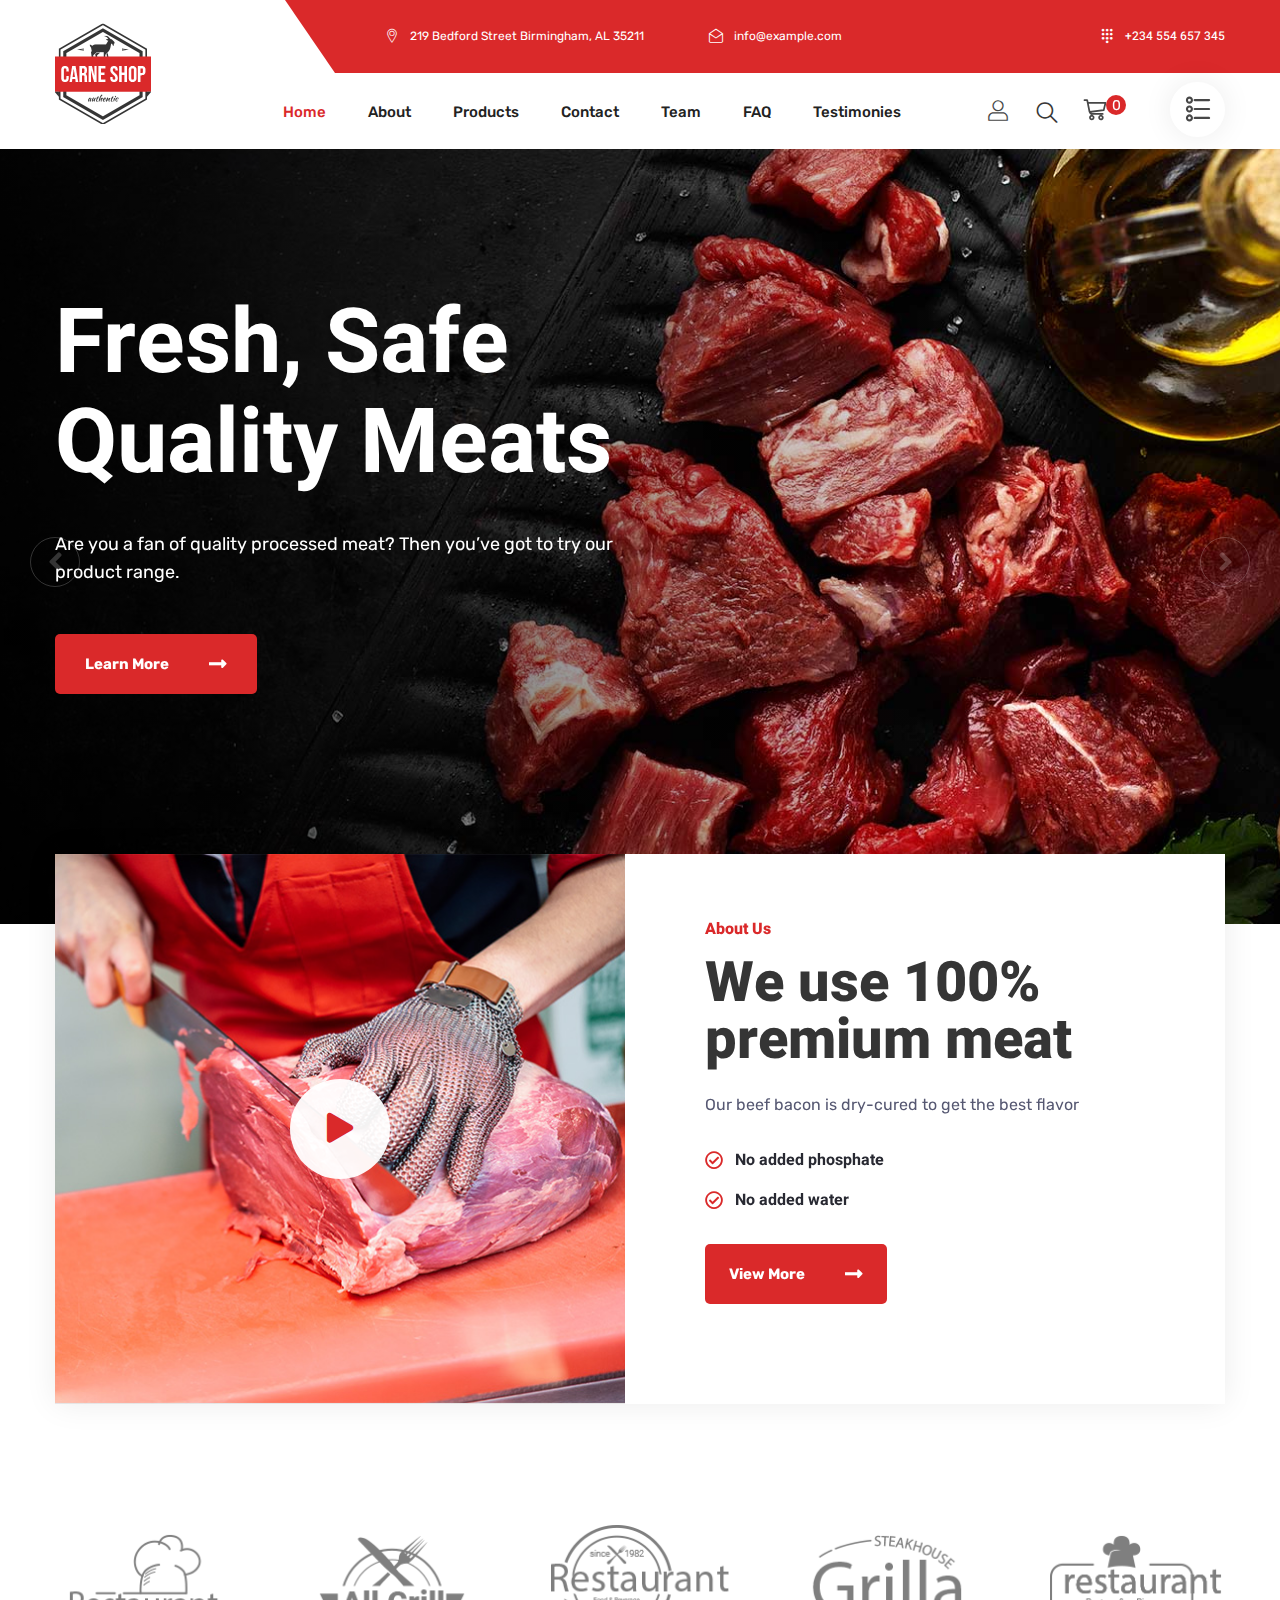
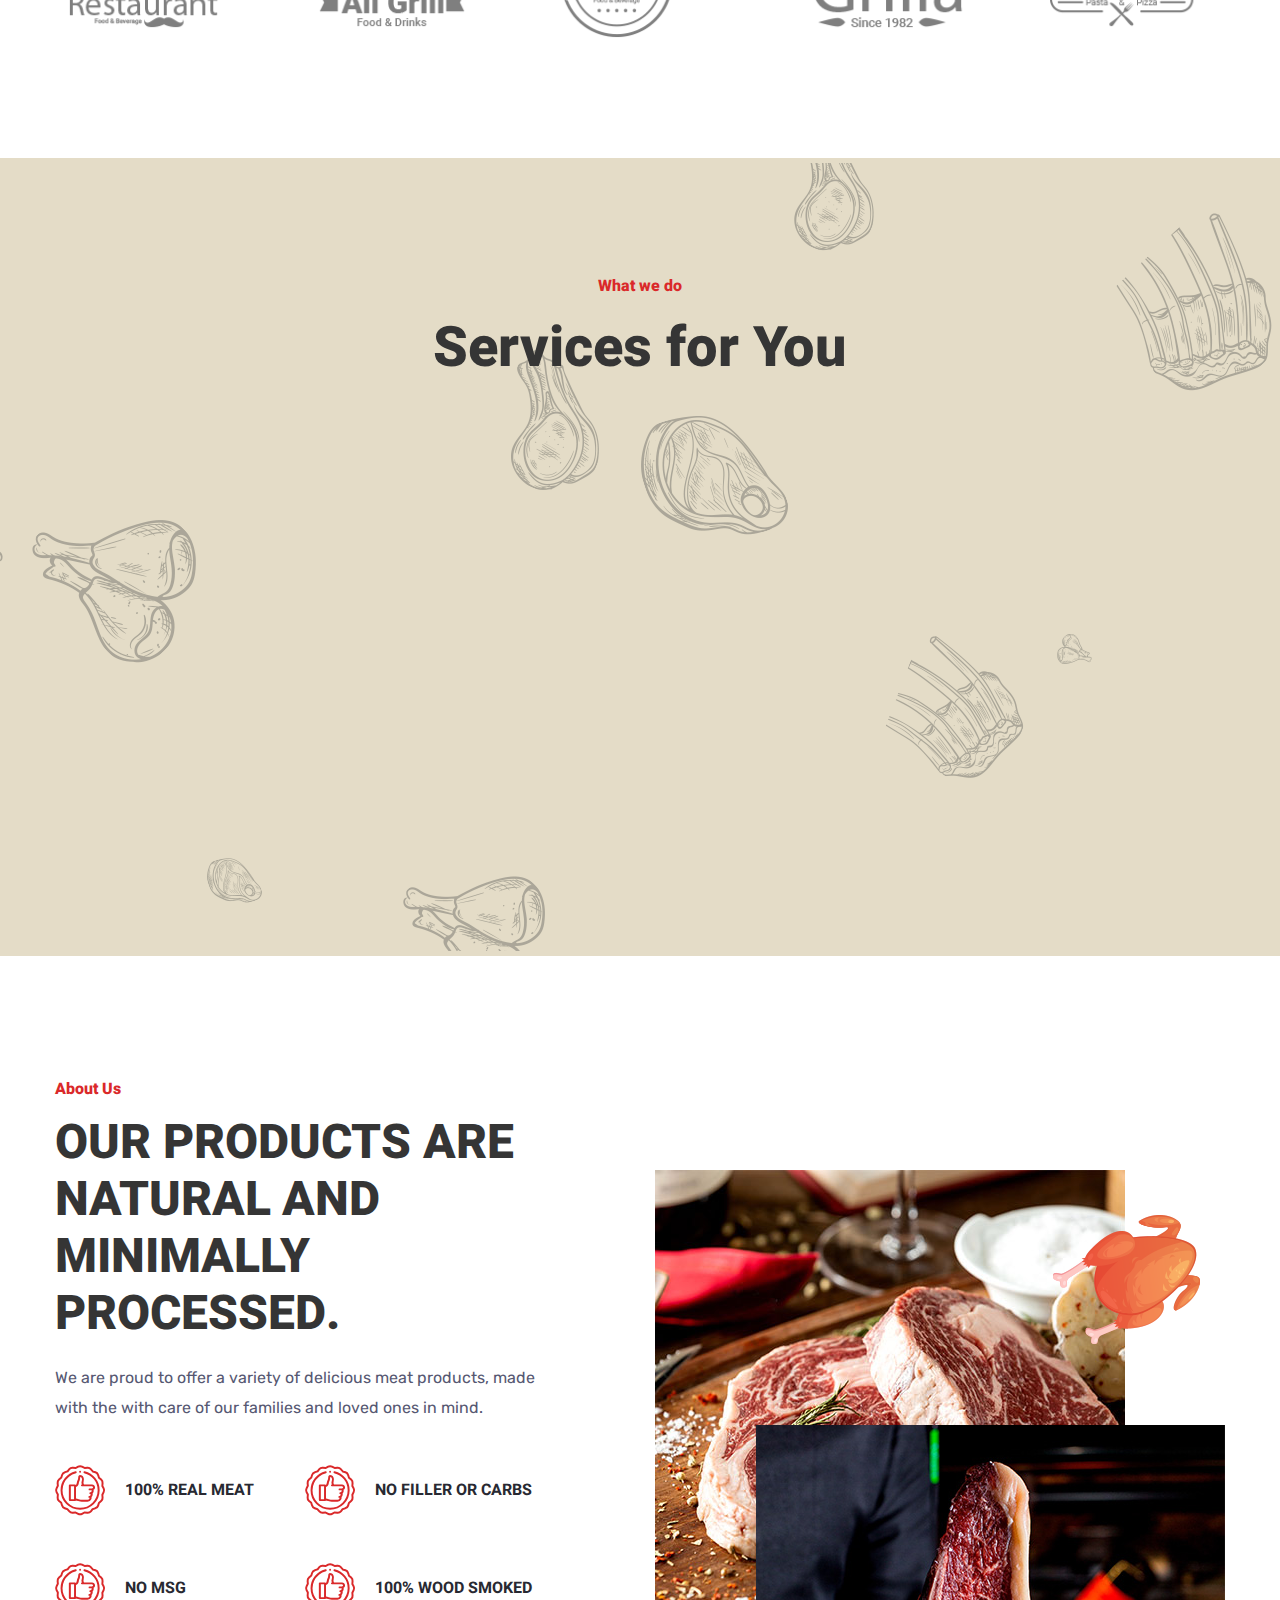
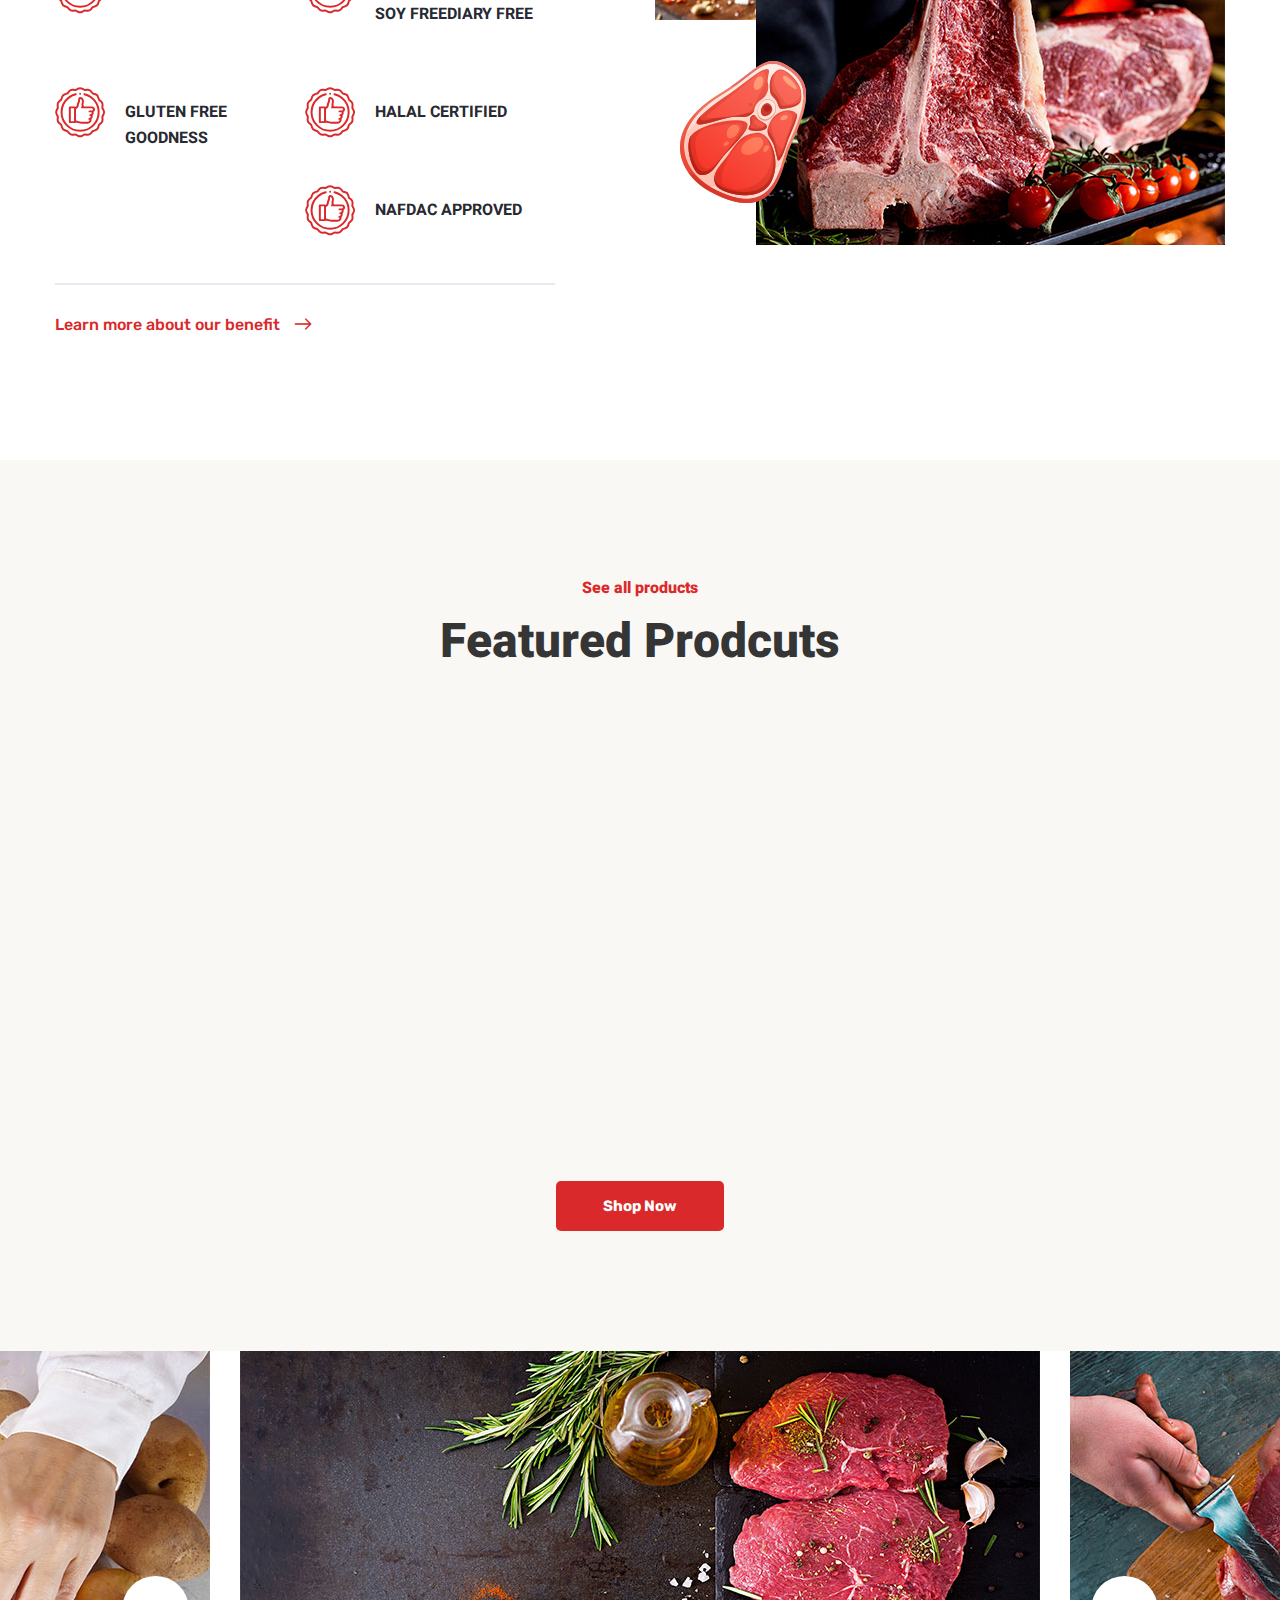
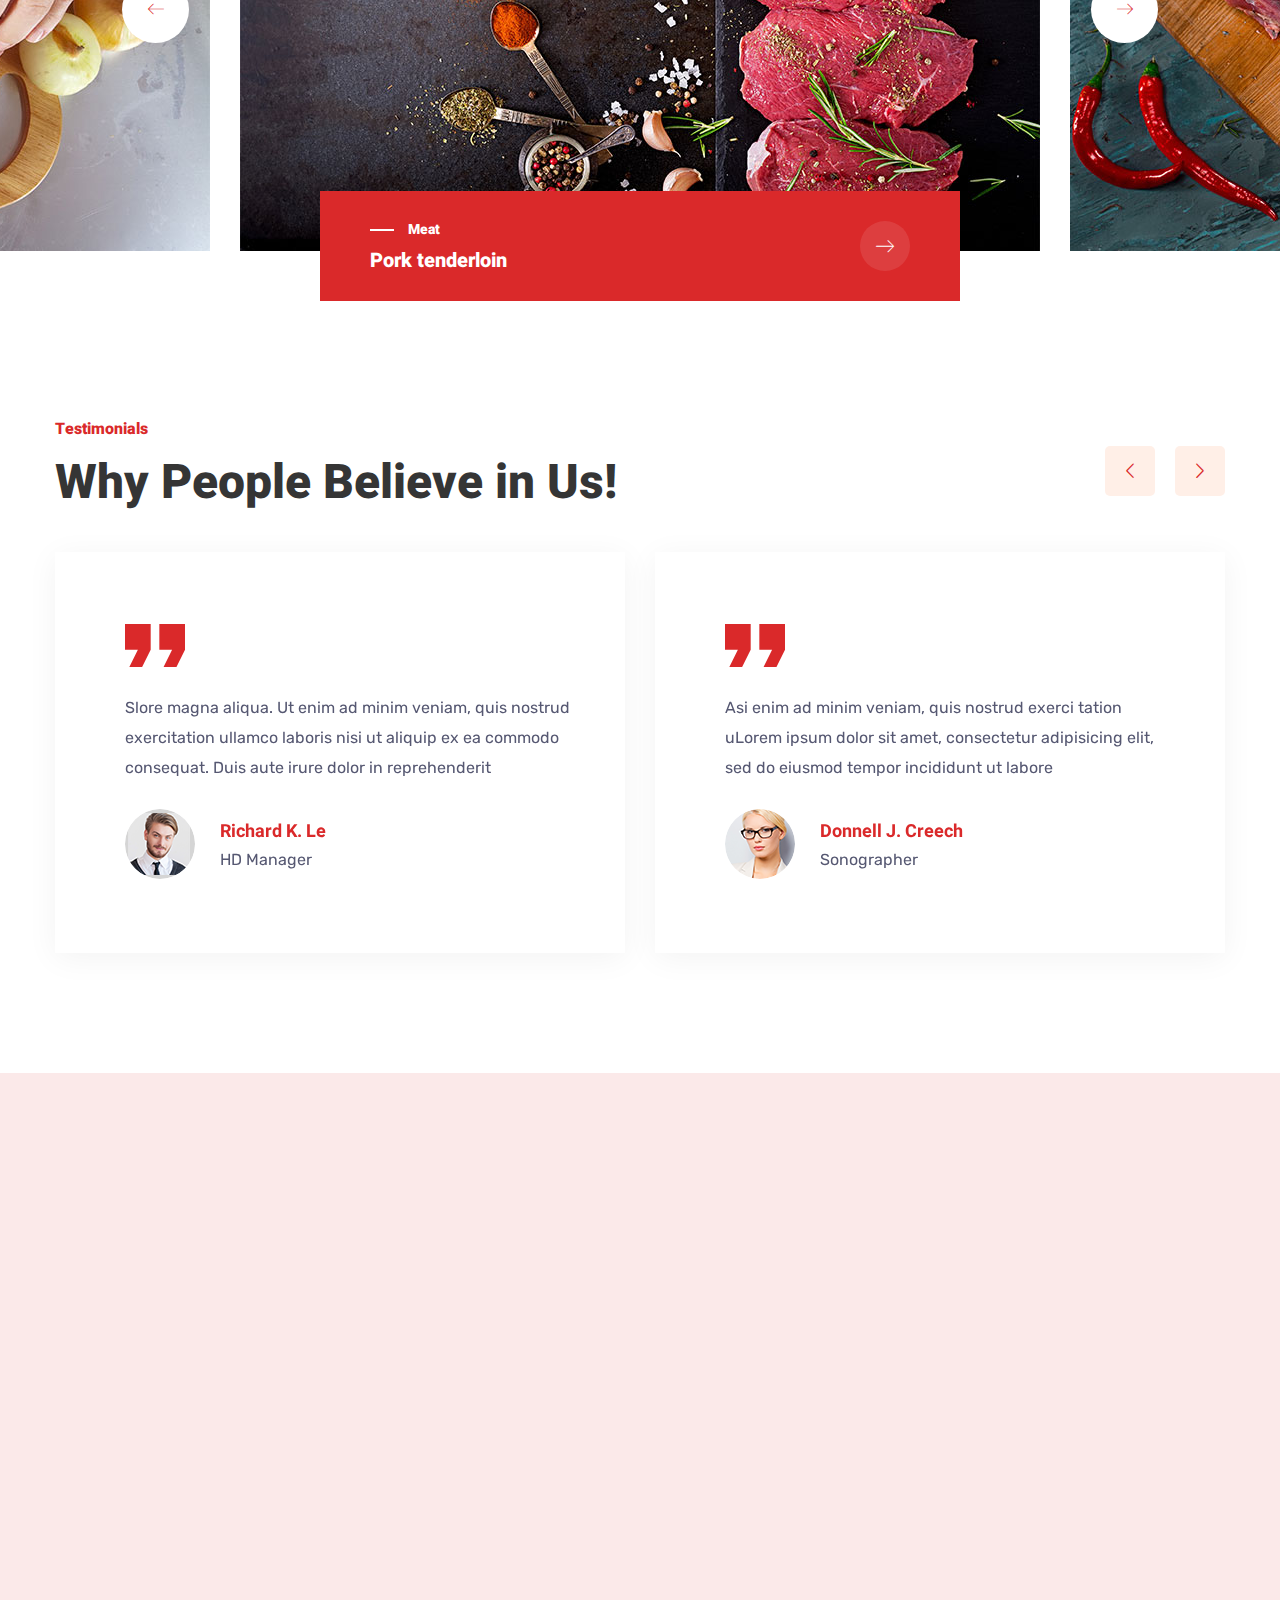
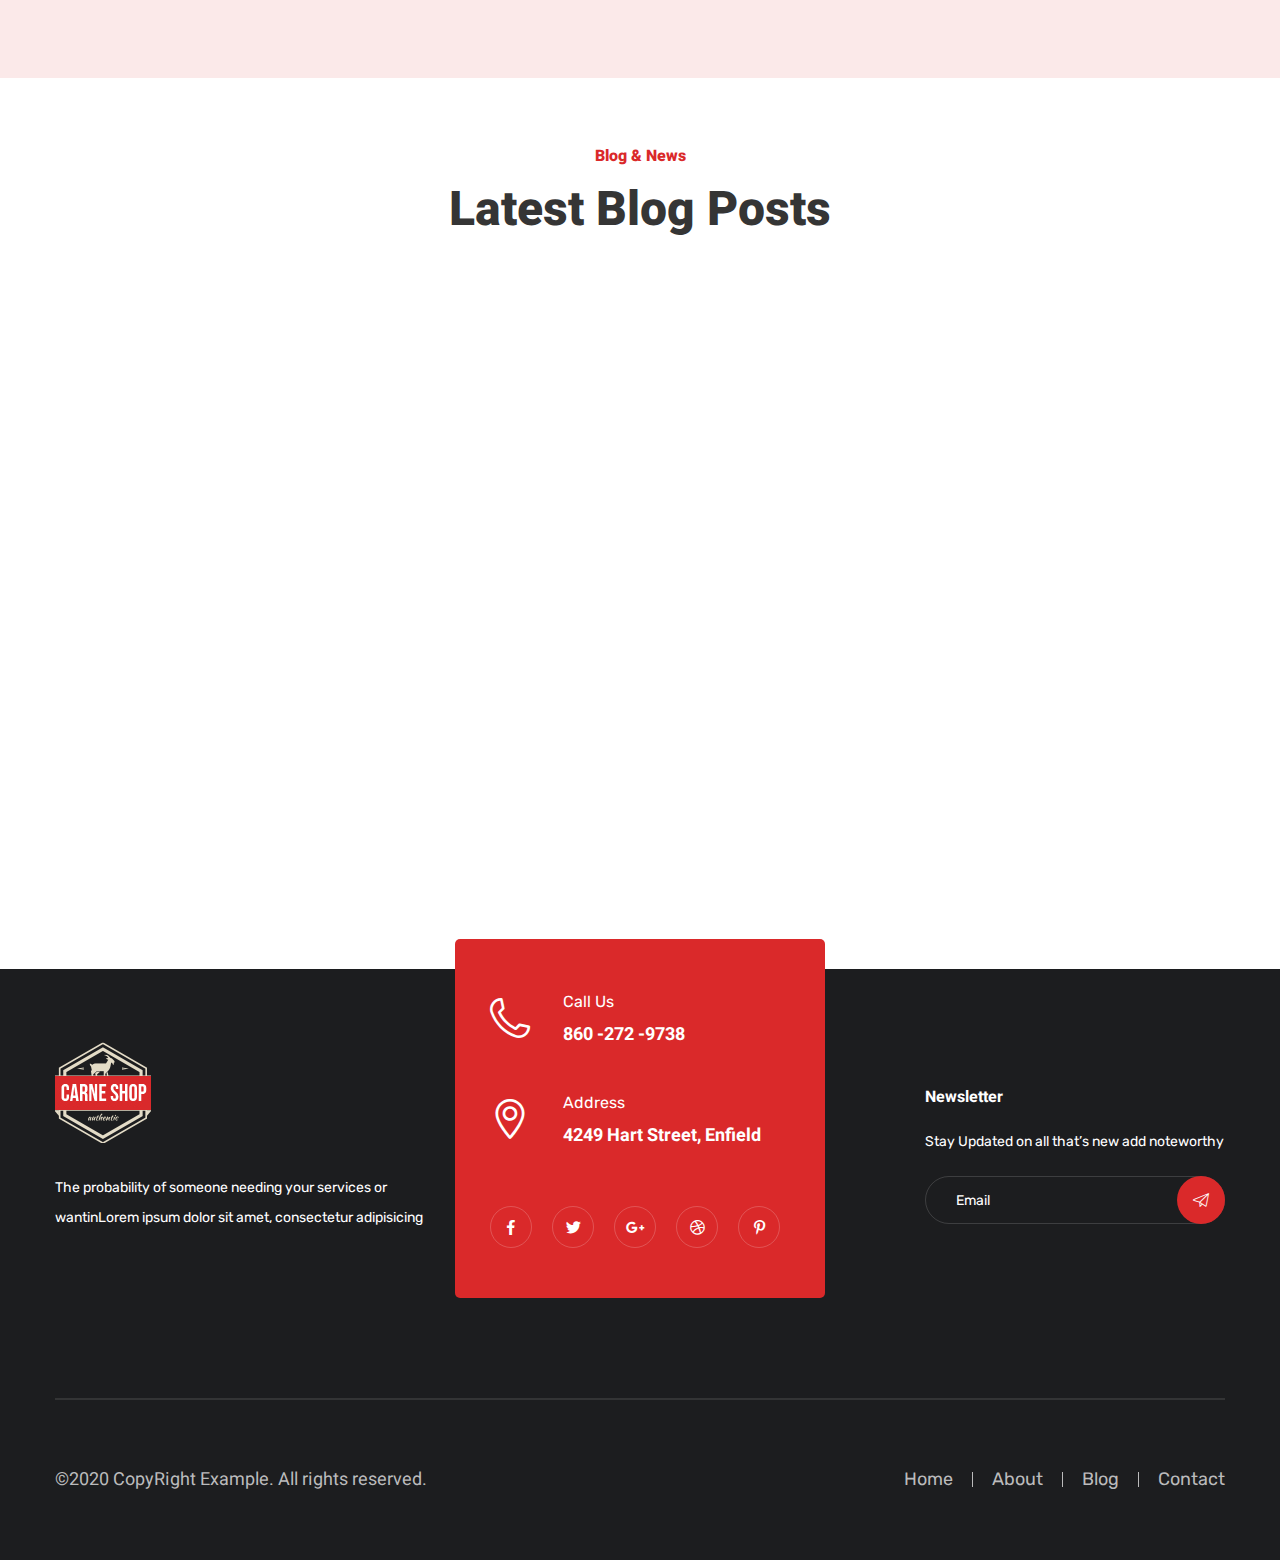
<file: index.html>
<!DOCTYPE html>
<html lang="en">

<!-- Mirrored from azim.commonsupport.com/Carneshop/index.html by HTTrack Website Copier/3.x [XR&CO'2014], Mon, 26 May 2025 11:07:36 GMT -->
<head>
<meta charset="utf-8">
<meta http-equiv="X-UA-Compatible" content="IE=edge">
<meta name="viewport" content="width=device-width, initial-scale=1.0, maximum-scale=1.0, user-scalable=0">

<title>ZELDEN Foods</title>

<!-- Fav Icon -->
<link rel="icon" href="assets/images/favicon.ico" type="image/x-icon">

<!-- Google Fonts -->
<link href="https://fonts.googleapis.com/css2?family=Heebo:wght@100;300;400;500;700;800;900&amp;display=swap" rel="stylesheet">
<link href="https://fonts.googleapis.com/css2?family=Rubik:ital,wght@0,300;0,400;0,500;0,700;0,900;1,300;1,400;1,500;1,700;1,900&amp;display=swap" rel="stylesheet">

<!-- Stylesheets -->
<link href="assets/css/font-awesome-all.css" rel="stylesheet">
<link href="assets/css/flaticon.css" rel="stylesheet">
<link href="assets/css/owl.css" rel="stylesheet">
<link href="assets/css/bootstrap.css" rel="stylesheet">
<link href="assets/css/jquery.fancybox.min.css" rel="stylesheet">
<link href="assets/css/animate.css" rel="stylesheet">
<link href="assets/css/color.css" rel="stylesheet">
<link href="assets/css/style.css" rel="stylesheet">
<link href="assets/css/responsive.css" rel="stylesheet">

</head>


<!-- page wrapper -->
<body>

    <div class="boxed_wrapper ltr">

        <!-- sidebar cart item -->
        <div class="xs-sidebar-group info-group info-sidebar">
            <div class="xs-overlay xs-bg-black"></div>
            <div class="xs-sidebar-widget">
                <div class="sidebar-widget-container">
                    <div class="widget-heading">
                        <a href="#" class="close-side-widget">X</a>
                    </div>
                    <div class="sidebar-textwidget">
                        <div class="sidebar-info-contents">
                            <div class="content-inner">
                                <div class="logo">
                                    <a href="index.html"><img src="assets/images/logo-2.png" alt="" /></a>
                                </div>
                                <div class="content-box">
                                    <h4>About Us</h4>
                                    <p>Lorem ipsum dolor sit amet, consectetur adipisicing elit, sed do eiusmod tempor incididunt ut labore et dolore magna aliqua. Ut enim ad minim veniam, quis nostrud exercitation ullamco laboris.</p>
                                    <a href="about.html" class="theme-btn">About Us<i class="fas fa-long-arrow-alt-right"></i></a>
                                </div>
                                <div class="contact-info">
                                    <h4>Contact Info</h4>
                                    <ul>
                                        <li>Chicago 12, Melborne City, USA</li>
                                        <li><a href="tel:+8801682648101">+88 01682648101</a></li>
                                        <li><a href="mailto:info@example.com">info@example.com</a></li>
                                    </ul>
                                </div>
                                <ul class="social-box">
                                    <li class="facebook"><a href="#" class="fab fa-facebook-f"></a></li>
                                    <li class="twitter"><a href="#" class="fab fa-twitter"></a></li>
                                    <li class="linkedin"><a href="#" class="fab fa-linkedin-in"></a></li>
                                    <li class="instagram"><a href="#" class="fab fa-instagram"></a></li>
                                </ul>
                            </div>
                        </div>
                    </div>
                </div>
            </div>
        </div>
        <!-- END sidebar widget item -->


        <!-- main header -->
         <header class="main-header" id="navbar-root">

         </header>
        <!-- END of header -->
       

        <!-- Mobile Menu  -->
        <div class="mobile-menu">
            <div class="menu-backdrop"></div>
            <div class="close-btn"><i class="fas fa-times"></i></div>
            
            <nav class="menu-box">
                <div class="nav-logo"><a href="index.html"><img src="assets/images/logo-2.png" alt="" title=""></a></div>
                <div class="menu-outer"><!--Here Menu Will Come Automatically Via Javascript / Same Menu as in Header--></div>
                <div class="contact-info">
                    <h4>Contact Info</h4>
                    <ul>
                        <li>Chicago 12, Melborne City, USA</li>
                        <li><a href="tel:+8801682648101">+88 01682648101</a></li>
                        <li><a href="mailto:info@example.com">info@example.com</a></li>
                    </ul>
                </div>
                <div class="social-links">
                    <ul class="clearfix">
                        <li><a href="index.html"><span class="fab fa-twitter"></span></a></li>
                        <li><a href="index.html"><span class="fab fa-facebook-square"></span></a></li>
                        <li><a href="index.html"><span class="fab fa-pinterest-p"></span></a></li>
                        <li><a href="index.html"><span class="fab fa-instagram"></span></a></li>
                        <li><a href="index.html"><span class="fab fa-youtube"></span></a></li>
                    </ul>
                </div>
            </nav>
        </div><!-- End Mobile Menu -->

        
        <!-- main-slider -->
        <section class="main-slider">
            <div class="main-slider-carousel owl-theme owl-carousel owl-dots-none">
                <div class="slide-item">
                    <div class="image-layer" style="background-image:url(assets/images/banner/banner-1.jpg)"></div>
                    <div class="auto-container">
                        <div class="content-box">
                            <h1>Fresh, Safe Quality Meats</h1>
                            <p>Are you a fan of quality processed meat? Then you’ve got to try our product range.</p>
                            <div class="btn-box">
                                <a href="index.html" class="theme-btn">Learn More<i class="fas fa-long-arrow-alt-right"></i></a>
                            </div>
                        </div>  
                    </div>
                </div>
                <div class="slide-item">
                    <div class="image-layer" style="background-image:url(assets/images/banner/banner-2.jpg)"></div>
                    <div class="auto-container">
                        <div class="content-box centred">
                            <h1>Fresh, Safe Quality Meats</h1>
                            <p>Are you a fan of quality processed meat? Then you’ve got to try our product range.</p>
                            <div class="btn-box">
                                <a href="index.html" class="theme-btn">Learn More<i class="fas fa-long-arrow-alt-right"></i></a>
                            </div>
                        </div> 
                    </div>
                </div>
                <div class="slide-item">
                    <div class="image-layer" style="background-image:url(assets/images/banner/banner-3.jpg)"></div>
                    <div class="auto-container">
                        <div class="content-box">
                            <h1>Fresh, Safe Quality Meats</h1>
                            <p>Are you a fan of quality processed meat? Then you’ve got to try our product range.</p>
                            <div class="btn-box">
                                <a href="index.html" class="theme-btn">Learn More<i class="fas fa-long-arrow-alt-right"></i></a>
                            </div>
                        </div>  
                    </div>
                </div>
            </div>
        </section>
        <!-- main-slider end -->


        <!-- about-section -->
        <section class="about-section">
            <div class="auto-container">
                <div class="inner-container clearfix">
                    <div class="row clearfix">
                        <div class="col-lg-6 col-md-6 col-sm-12 video-column">
                            <div id="video_block_1">
                                <div class="video-inner" style="background-image: url(assets/images/resource/about-1.jpg);">
                                    <a href="https://www.youtube.com/watch?v=nfP5N9Yc72A&amp;t=28s" class="lightbox-image video-btn" data-caption=""><i class="fas fa-play"></i></a>
                                </div>
                            </div>
                        </div>
                        <div class="col-lg-6 col-md-6 col-sm-12 content-column">
                            <div id="content_block_1">
                                <div class="content-box">
                                    <div class="sec-title">
                                        <span>About Us</span>
                                        <h2>We use 100% premium meat</h2>
                                    </div>
                                    <div class="text">
                                        <p>Our beef bacon is dry-cured to get the best flavor</p>
                                    </div>
                                    <ul class="list clearfix">
                                        <li>No added phosphate</li>
                                        <li>No added water</li>
                                    </ul>
                                    <div class="btn-box">
                                        <a href="about.html" class="theme-btn">View More<i class="fas fa-long-arrow-alt-right"></i></a>
                                    </div>
                                </div>
                            </div>
                        </div>
                    </div>
                </div>
            </div>
        </section>
        <!-- about-section end -->


        <!-- clients-section -->
        <section class="clients-section">
            <div class="auto-container">
                <div class="clients-carousel owl-carousel owl-theme owl-dots-none owl-nav-none">
                    <figure class="logo-image"><a href="index.html"><img src="assets/images/clients/clients-logo-1.png" alt=""></a></figure>
                    <figure class="logo-image"><a href="index.html"><img src="assets/images/clients/clients-logo-2.png" alt=""></a></figure>
                    <figure class="logo-image"><a href="index.html"><img src="assets/images/clients/clients-logo-3.png" alt=""></a></figure>
                    <figure class="logo-image"><a href="index.html"><img src="assets/images/clients/clients-logo-4.png" alt=""></a></figure>
                    <figure class="logo-image"><a href="index.html"><img src="assets/images/clients/clients-logo-5.png" alt=""></a></figure>
                </div>
            </div>
        </section>
        <!-- clients-section end -->


        <!-- service-section -->
        <section class="service-section bg-color-1">
            <div class="icon-layer" style="background-image: url(assets/images/icons/bg-icon-1.png);"></div>
            <div class="auto-container">
                <div class="sec-title text-center">
                    <span>What we do</span>
                    <h2>Services for You</h2>
                </div>
                <div class="row clearfix">
                    <div class="col-lg-4 col-md-6 col-sm-12 service-block">
                        <div class="service-block-one wow fadeInUp animated animated" data-wow-delay="00ms" data-wow-duration="1500ms">
                             <div class="inner-box">
                                <div class="icon-box"><i class="flaticon-meat-4"></i></div>
                                <h3><a href="index.html">PROCESSED TRADITIONALLY</a></h3>
                                <p>Our beef bacon  beef ham sausages, are process traditionally</p>
                            </div>
                        </div>
                    </div>
                    <div class="col-lg-4 col-md-6 col-sm-12 service-block">
                        <div class="service-block-one wow fadeInUp animated animated" data-wow-delay="300ms" data-wow-duration="1500ms">
                             <div class="inner-box">
                                <div class="icon-box"><i class="flaticon-hang"></i></div>
                                <h3><a href="index.html">NO CARBD / MSG</a></h3>
                                <p>Our products do not contain MSG, carbs and definately no over processed filler meats.</p>
                            </div>
                        </div>
                    </div>
                    <div class="col-lg-4 col-md-6 col-sm-12 service-block">
                        <div class="service-block-one wow fadeInUp animated animated" data-wow-delay="600ms" data-wow-duration="1500ms">
                            <div class="inner-box">
                                <div class="icon-box"><i class="flaticon-meat-5"></i></div>
                                <h3><a href="index.html">PURE INGREDIENTS</a></h3>
                                <p>We use 100% meat, pure ingredients and natural sheep casings to deliver high quality sausages. </p>
                        </div>
                        </div>
                    </div>
                </div>
            </div>
        </section>
        <!-- service-section end -->


        <!-- about-style-two -->
        <section class="about-style-two">
            <div class="auto-container">
                <div class="row align-items-center clearfix">
                    <div class="col-lg-6 col-md-12 col-sm-12 content-column">
                        <div id="content_block_2">
                            <div class="content-box">
                                <div class="sec-title style-two">
                                    <span>About Us</span>
                                    <h2>OUR PRODUCTS ARE NATURAL  AND MINIMALLY PROCESSED.</h2>
                                </div>
                                <div class="text">
                                    <p>We are proud to offer a variety of delicious meat products, made with the with care of our families and loved ones in mind.</p>
                                </div>
                                <ul class="list clearfix">
                                     <li>
                                        <i class="flaticon-winner"></i>
                                        100% REAL MEAT
                                    </li>
                                    <li>
                                        <i class="flaticon-winner"></i>
                                        NO FILLER OR CARBS
                                    </li>
                                     <li>
                                        <i class="flaticon-winner"></i>
                                        NO MSG
                                    </li>
                                    <li>
                                        <i class="flaticon-winner"></i>
                                        100% WOOD SMOKED SOY FREEDIARY FREE
                                    </li>
                                     <li>
                                        <i class="flaticon-winner"></i>
                                        GLUTEN FREE GOODNESS
                                    </li>
                                     <li>
                                        <i class="flaticon-winner"></i>
                                       HALAL CERTIFIED
                                    </li>
                                    <li>
                                        <i class="flaticon-winner"></i>
                                       NAFDAC APPROVED
                                    </li>
                                </ul>
                                <div class="link-box"><a href="about.html">Learn more about our benefit<i class="flaticon-right"></i></a></div>
                            </div>
                        </div>
                    </div>
                    <div class="col-lg-6 col-md-12 col-sm-12 image-column">
                        <div id="image_block_1">
                            <div class="image-box">
                                <figure class="image image-1"><img src="assets/images/resource/about-2.jpg" alt=""></figure>
                                <figure class="image image-2"><img src="assets/images/resource/about-3.jpg" alt=""></figure>
                                <figure class="image image-3"><img src="assets/images/resource/about-1.png" alt=""></figure>
                                <figure class="image image-4"><img src="assets/images/resource/about-2.png" alt=""></figure>
                            </div>
                        </div>
                    </div>
                </div>
            </div>
        </section>
        <!-- about-style-two end -->


        <!-- shop-section -->
        <section class="shop-section">
            <div class="auto-container">
                <div class="sec-title style-two text-center">
                    <span>See all products</span>
                    <h2>Featured Prodcuts</h2>
                </div>
                <div class="row clearfix">
                    <div class="col-lg-3 col-md-6 col-sm-12 shop-block">
                        <div class="shop-block-one wow fadeInUp animated animated" data-wow-delay="00ms" data-wow-duration="1500ms">
                            <div class="inner-box">
                                <figure class="image-box">
                                    <img src="assets/images/resource/shop/shop-1.jpg" alt="">
                                    <ul class="list clearfix">
                                        <li><a href="shop-1.html"><i class="flaticon-cart"></i></a></li>
                                        <li><a href="shop-details.html">add to cart</a></li>
                                    </ul>
                                </figure>
                                <div class="lower-content">
                                    <h6><a href="shop-details.html">Whole Tenderloin</a></h6>
                                    <ul class="rating clearfix">
                                        <li><i class="fas fa-star"></i></li>
                                        <li><i class="fas fa-star"></i></li>
                                        <li><i class="fas fa-star"></i></li>
                                        <li><i class="fas fa-star"></i></li>
                                        <li><i class="fas fa-star"></i></li>
                                    </ul>
                                    <span class="price">$ 400.00</span>
                                </div>
                            </div>
                        </div>
                    </div>
                    <div class="col-lg-3 col-md-6 col-sm-12 shop-block">
                        <div class="shop-block-one wow fadeInUp animated animated" data-wow-delay="200ms" data-wow-duration="1500ms">
                            <div class="inner-box">
                                <figure class="image-box">
                                    <img src="assets/images/resource/shop/shop-2.jpg" alt="">
                                    <ul class="list clearfix">
                                        <li><a href="shop-1.html"><i class="flaticon-cart"></i></a></li>
                                        <li><a href="shop-details.html">add to cart</a></li>
                                    </ul>
                                </figure>
                                <div class="lower-content">
                                    <h6><a href="shop-details.html">Whole Fryer</a></h6>
                                    <ul class="rating clearfix">
                                        <li><i class="fas fa-star"></i></li>
                                        <li><i class="fas fa-star"></i></li>
                                        <li><i class="fas fa-star"></i></li>
                                        <li><i class="fas fa-star"></i></li>
                                        <li><i class="fas fa-star"></i></li>
                                    </ul>
                                    <span class="price">$ 450.00</span>
                                </div>
                            </div>
                        </div>
                    </div>
                    <div class="col-lg-3 col-md-6 col-sm-12 shop-block">
                        <div class="shop-block-one wow fadeInUp animated animated" data-wow-delay="400ms" data-wow-duration="1500ms">
                            <div class="inner-box">
                                <figure class="image-box">
                                    <img src="assets/images/resource/shop/shop-3.jpg" alt="">
                                    <ul class="list clearfix">
                                        <li><a href="shop-1.html"><i class="flaticon-cart"></i></a></li>
                                        <li><a href="shop-details.html">add to cart</a></li>
                                    </ul>
                                </figure>
                                <div class="lower-content">
                                    <h6><a href="shop-details.html">Rib Steak</a></h6>
                                    <ul class="rating clearfix">
                                        <li><i class="fas fa-star"></i></li>
                                        <li><i class="fas fa-star"></i></li>
                                        <li><i class="fas fa-star"></i></li>
                                        <li><i class="fas fa-star"></i></li>
                                        <li><i class="fas fa-star"></i></li>
                                    </ul>
                                    <span class="price">$ 500.00</span>
                                </div>
                            </div>
                        </div>
                    </div>
                    <div class="col-lg-3 col-md-6 col-sm-12 shop-block">
                        <div class="shop-block-one wow fadeInUp animated animated" data-wow-delay="600ms" data-wow-duration="1500ms">
                            <div class="inner-box">
                                <figure class="image-box">
                                    <img src="assets/images/resource/shop/shop-4.jpg" alt="">
                                    <ul class="list clearfix">
                                        <li><a href="shop-1.html"><i class="flaticon-cart"></i></a></li>
                                        <li><a href="shop-details.html">add to cart</a></li>
                                    </ul>
                                </figure>
                                <div class="lower-content">
                                    <h6><a href="shop-details.html">Chuck Roast</a></h6>
                                    <ul class="rating clearfix">
                                        <li><i class="fas fa-star"></i></li>
                                        <li><i class="fas fa-star"></i></li>
                                        <li><i class="fas fa-star"></i></li>
                                        <li><i class="fas fa-star"></i></li>
                                        <li><i class="fas fa-star"></i></li>
                                    </ul>
                                    <span class="price">$ 380.00</span>
                                </div>
                            </div>
                        </div>
                    </div>
                </div>
                <div class="more-btn centred">
                    <a href="shop-1.html" class="theme-btn">Shop Now</a>
                </div>
            </div>
        </section>
        <!-- shop-section end -->


        <!-- portfolio-section -->
        <section class="portfolio-section">
            <div class="auto-container">
                <div class="single-item-carousel owl-carousel owl-theme owl-dots-none">
                    <div class="portfolio-block-one">
                        <div class="inner-box">
                            <figure class="image-box"><img src="assets/images/resource/portfolio-1.jpg" alt=""></figure>
                            <div class="lower-content">
                                <div class="inner">
                                    <span>Meat</span>
                                    <h4><a href="index.html">Pork tenderloin</a></h4>
                                    <div class="link"><a href="index.html"><i class="flaticon-right"></i></a></div>
                                </div>
                            </div>
                        </div>
                    </div>
                    <div class="portfolio-block-one">
                        <div class="inner-box">
                            <figure class="image-box"><img src="assets/images/resource/portfolio-2.jpg" alt=""></figure>
                            <div class="lower-content">
                                <div class="inner">
                                    <span>Meat</span>
                                    <h4><a href="index.html">Pork tenderloin</a></h4>
                                    <div class="link"><a href="index.html"><i class="flaticon-right"></i></a></div>
                                </div>
                            </div>
                        </div>
                    </div>
                    <div class="portfolio-block-one">
                        <div class="inner-box">
                            <figure class="image-box"><img src="assets/images/resource/portfolio-3.jpg" alt=""></figure>
                            <div class="lower-content">
                                <div class="inner">
                                    <span>Meat</span>
                                    <h4><a href="index.html">Pork tenderloin</a></h4>
                                    <div class="link"><a href="index.html"><i class="flaticon-right"></i></a></div>
                                </div>
                            </div>
                        </div>
                    </div>
                </div>
            </div>
        </section>
        <!-- portfolio-section end -->


        <!-- testimonial-section -->
        <section class="testimonial-section">
            <div class="auto-container">
                <div class="sec-title style-two">
                    <span>Testimonials</span>
                    <h2>Why People Believe in Us!</h2>
                </div>
                <div class="two-column-carousel owl-carousel owl-theme owl-dots-none">
                    <div class="testimonial-block-one">
                        <div class="inner-box">
                            <div class="icon-box"><i class="flaticon-quote"></i></div>
                            <p>Slore magna aliqua. Ut enim ad minim veniam, quis nostrud exercitation ullamco laboris nisi ut aliquip ex ea commodo consequat. Duis aute irure dolor in reprehenderit</p>
                            <div class="author-box">
                                <figure class="image-box"><img src="assets/images/resource/testimonial-1.png" alt=""></figure>
                                <h5>Richard K. Le</h5>
                                <span class="designation">HD Manager</span>
                            </div>
                        </div>
                    </div>
                    <div class="testimonial-block-one">
                        <div class="inner-box">
                            <div class="icon-box"><i class="flaticon-quote"></i></div>
                            <p>Asi enim ad minim veniam, quis nostrud exerci tation uLorem ipsum dolor sit amet, consectetur adipisicing elit, sed do eiusmod tempor incididunt ut labore</p>
                            <div class="author-box">
                                <figure class="image-box"><img src="assets/images/resource/testimonial-2.png" alt=""></figure>
                                <h5>Donnell J. Creech</h5>
                                <span class="designation">Sonographer</span>
                            </div>
                        </div>
                    </div>
                </div>
            </div>
        </section>
        <!-- testimonial-section end -->


        <!-- funfact-section -->
        <section class="funfact-section centred bg-color-2">
            <div class="auto-container">
                <div class="counter-inner wow slideInUp animated animated" data-wow-delay="00ms" data-wow-duration="1500ms">
                    <div class="line"></div>
                    <div class="row clearfix">
                        <div class="col-lg-3 col-md-6 col-sm-12 counter-block">
                            <div class="counter-block-one">
                                <div class="inner-box">
                                    <div class="icon-box"><i class="flaticon-notes"></i></div>
                                    <div class="count-outer count-box">
                                        <span class="count-text" data-speed="1500" data-stop="2490">0</span>
                                    </div>
                                    <span class="text">Finished Projects</span>
                                </div>
                            </div>
                        </div>
                        <div class="col-lg-3 col-md-6 col-sm-12 counter-block">
                            <div class="counter-block-one">
                                <div class="inner-box">
                                    <div class="icon-box"><i class="flaticon-flag"></i></div>
                                    <div class="count-outer count-box">
                                        <span class="count-text" data-speed="1500" data-stop="7410">0</span>
                                    </div>
                                    <span class="text">Creative Materials</span>
                                </div>
                            </div>
                        </div>
                        <div class="col-lg-3 col-md-6 col-sm-12 counter-block">
                            <div class="counter-block-one">
                                <div class="inner-box">
                                    <div class="icon-box"><i class="flaticon-medal"></i></div>
                                    <div class="count-outer count-box">
                                        <span class="count-text" data-speed="1500" data-stop="5240">0</span>
                                    </div>
                                    <span class="text">Experienced Masters</span>
                                </div>
                            </div>
                        </div>
                        <div class="col-lg-3 col-md-6 col-sm-12 counter-block">
                            <div class="counter-block-one">
                                <div class="inner-box">
                                    <div class="icon-box"><i class="flaticon-speaker"></i></div>
                                    <div class="count-outer count-box">
                                        <span class="count-text" data-speed="1500" data-stop="250">0</span>
                                    </div>
                                    <span class="text">Professional Awards</span>
                                </div>
                            </div>
                        </div>
                    </div>
                </div>
            </div>
        </section>
        <!-- funfact-section end -->

        <!-- news-section -->
        <section class="news-section">
            <div class="auto-container">
                <div class="sec-title style-two centred">
                    <span>Blog & News</span>
                    <h2>Latest Blog Posts</h2>
                </div>
                <div class="row clearfix">
                    <div class="col-lg-4 col-md-6 col-sm-12 news-block">
                        <div class="news-block-one wow fadeInUp animated animated" data-wow-delay="00ms" data-wow-duration="1500m">
                            <div class="inner-box">
                                <figure class="image-box"><a href="blog-details.html"><img src="assets/images/news/news-1.jpg" alt=""></a></figure>
                                <div class="lower-content">
                                    <ul class="post-info clearfix">
                                        <li><a href="index.html">by Leonard</a>,</li>
                                        <li>1 week ago</li>
                                    </ul>
                                    <h4><a href="blog-details.html">Seiusmod tempor incididunt ut labore et dolore magna</a></h4>
                                    <p>Lorem ipsum dolor sit amet, consec tetur adipisicing elit, sed do eiusmod tempor incididunt</p>
                                    <div class="link"><a href="blog-details.html">READ MORE<i class="flaticon-right"></i></a></div>
                                </div>
                            </div>
                        </div>
                    </div>
                    <div class="col-lg-4 col-md-6 col-sm-12 news-block">
                        <div class="news-block-one wow fadeInUp animated animated" data-wow-delay="300ms" data-wow-duration="1500m">
                            <div class="inner-box">
                                <figure class="image-box"><a href="blog-details.html"><img src="assets/images/news/news-2.jpg" alt=""></a></figure>
                                <div class="lower-content">
                                    <ul class="post-info clearfix">
                                        <li><a href="index.html">by Leonard</a>,</li>
                                        <li>1 week ago</li>
                                    </ul>
                                    <h4><a href="blog-details.html">Fagna aliqua Ut enim ad minim veniam, quis nostrud</a></h4>
                                    <p>Lorem ipsum dolor sit amet, consec tetur adipisicing elit, sed do eiusmod tempor incididunt</p>
                                    <div class="link"><a href="blog-details.html">READ MORE<i class="flaticon-right"></i></a></div>
                                </div>
                            </div>
                        </div>
                    </div>
                    <div class="col-lg-4 col-md-6 col-sm-12 news-block">
                        <div class="news-block-one wow fadeInUp animated animated" data-wow-delay="600ms" data-wow-duration="1500m">
                            <div class="inner-box">
                                <figure class="image-box"><a href="blog-details.html"><img src="assets/images/news/news-3.jpg" alt=""></a></figure>
                                <div class="lower-content">
                                    <ul class="post-info clearfix">
                                        <li><a href="index.html">by Leonard</a>,</li>
                                        <li>1 week ago</li>
                                    </ul>
                                    <h4><a href="blog-details.html">Golor sitmet consectetur adipisi cing eiusmod tempo</a></h4>
                                    <p>Lorem ipsum dolor sit amet, consec tetur adipisicing elit, sed do eiusmod tempor incididunt</p>
                                    <div class="link"><a href="blog-details.html">READ MORE<i class="flaticon-right"></i></a></div>
                                </div>
                            </div>
                        </div>
                    </div>
                </div>
            </div>
        </section>
        <!-- news-section end -->


        <!-- main-footer -->
       <footer class="main-footer" id="footer-root">
       </footer>
        <!-- main-footer end -->


        <!--Scroll to top-->
        <button class="scroll-top scroll-to-target" data-target="html">
            <span class="fa fa-arrow-up"></span>
        </button>
    </div>


    <!-- jequery plugins -->
    <script src="assets/js/jquery.js"></script>
    <script src="assets/js/popper.min.js"></script>
    <script src="assets/js/bootstrap.min.js"></script>
    <script src="assets/js/owl.js"></script>
    <script src="assets/js/wow.js"></script>
    <script src="assets/js/validation.js"></script>
    <script src="assets/js/jquery.fancybox.js"></script>
    <script src="assets/js/appear.js"></script>
    <script src="assets/js/scrollbar.js"></script>
    <script src="assets/js/nav-tool.js"></script>
    <script src="assets/js/navbar.js"></script>
    <script src="assets/js/footer.js"></script>


    <!-- main-js -->
    <script src="assets/js/script.js"></script>

</body><!-- End of .page_wrapper -->

<!-- Mirrored from azim.commonsupport.com/Carneshop/index.html by HTTrack Website Copier/3.x [XR&CO'2014], Mon, 26 May 2025 11:09:04 GMT -->
</html>
</file>
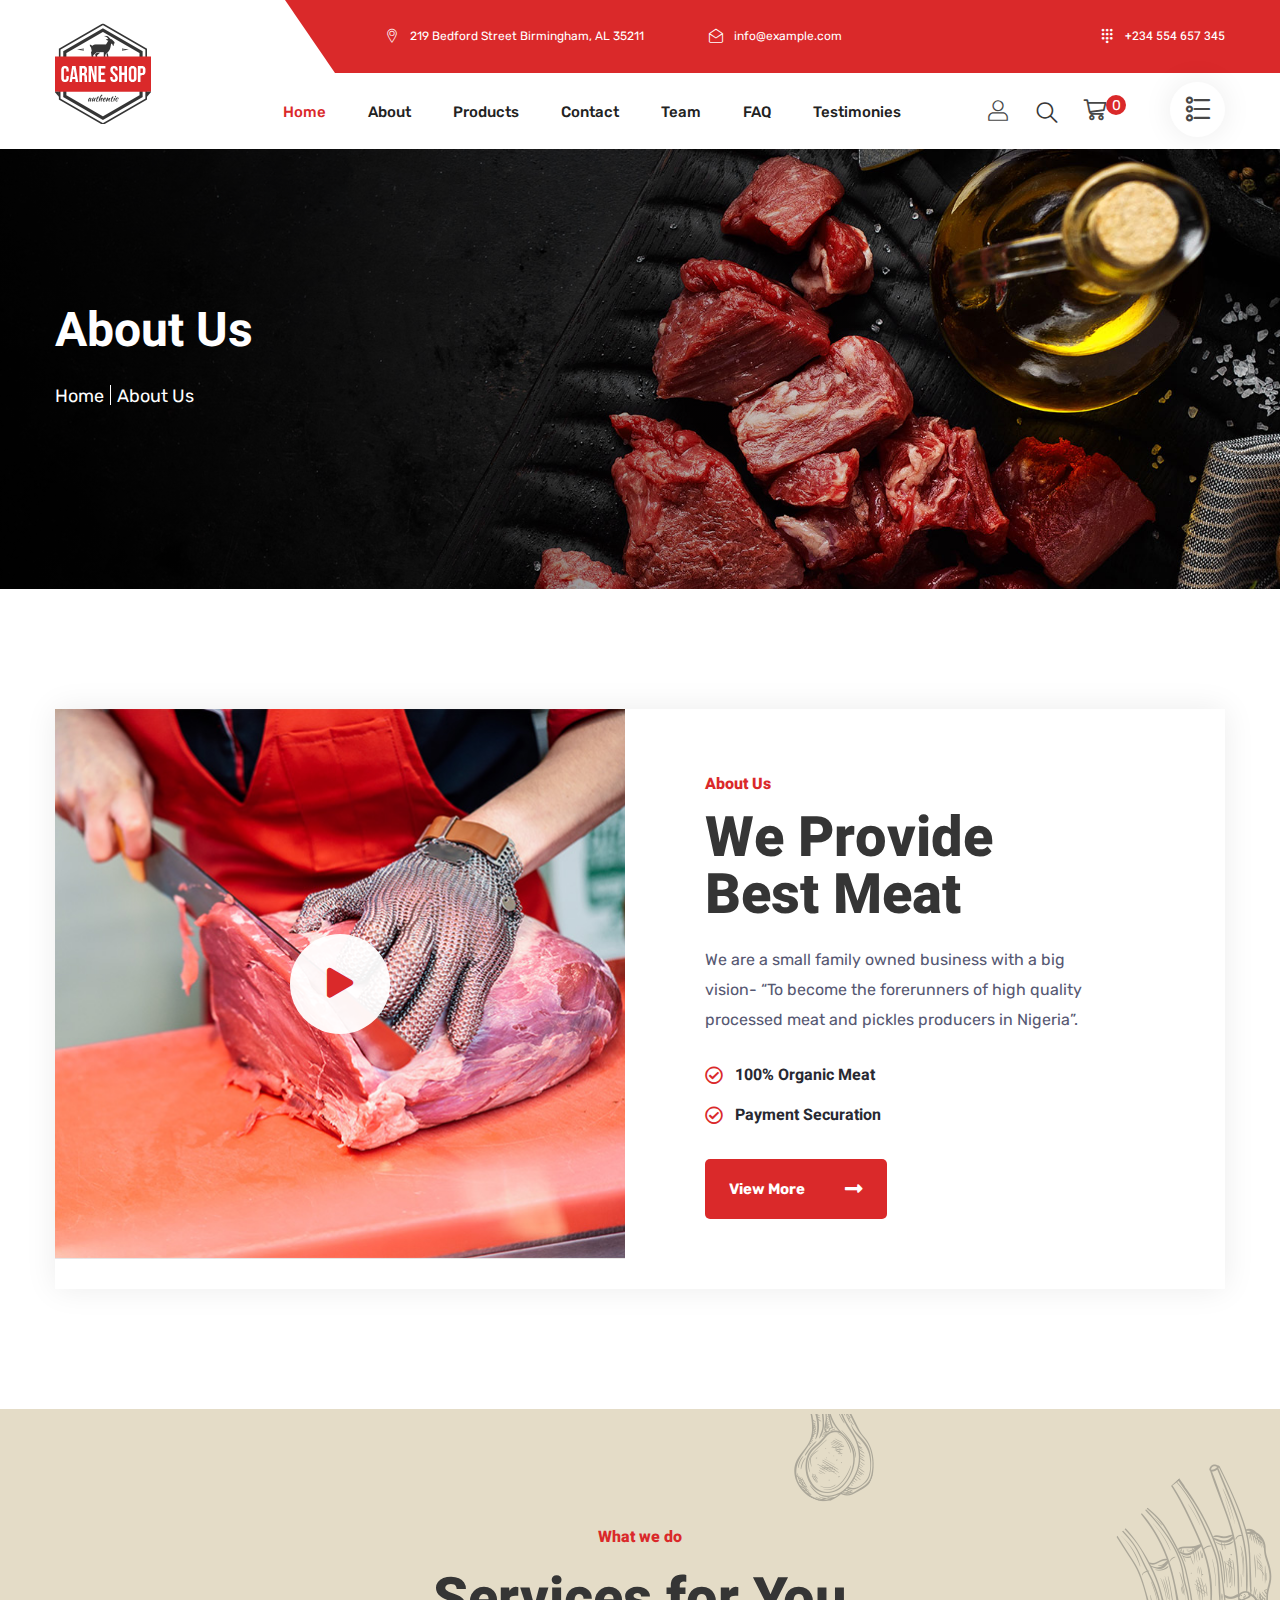
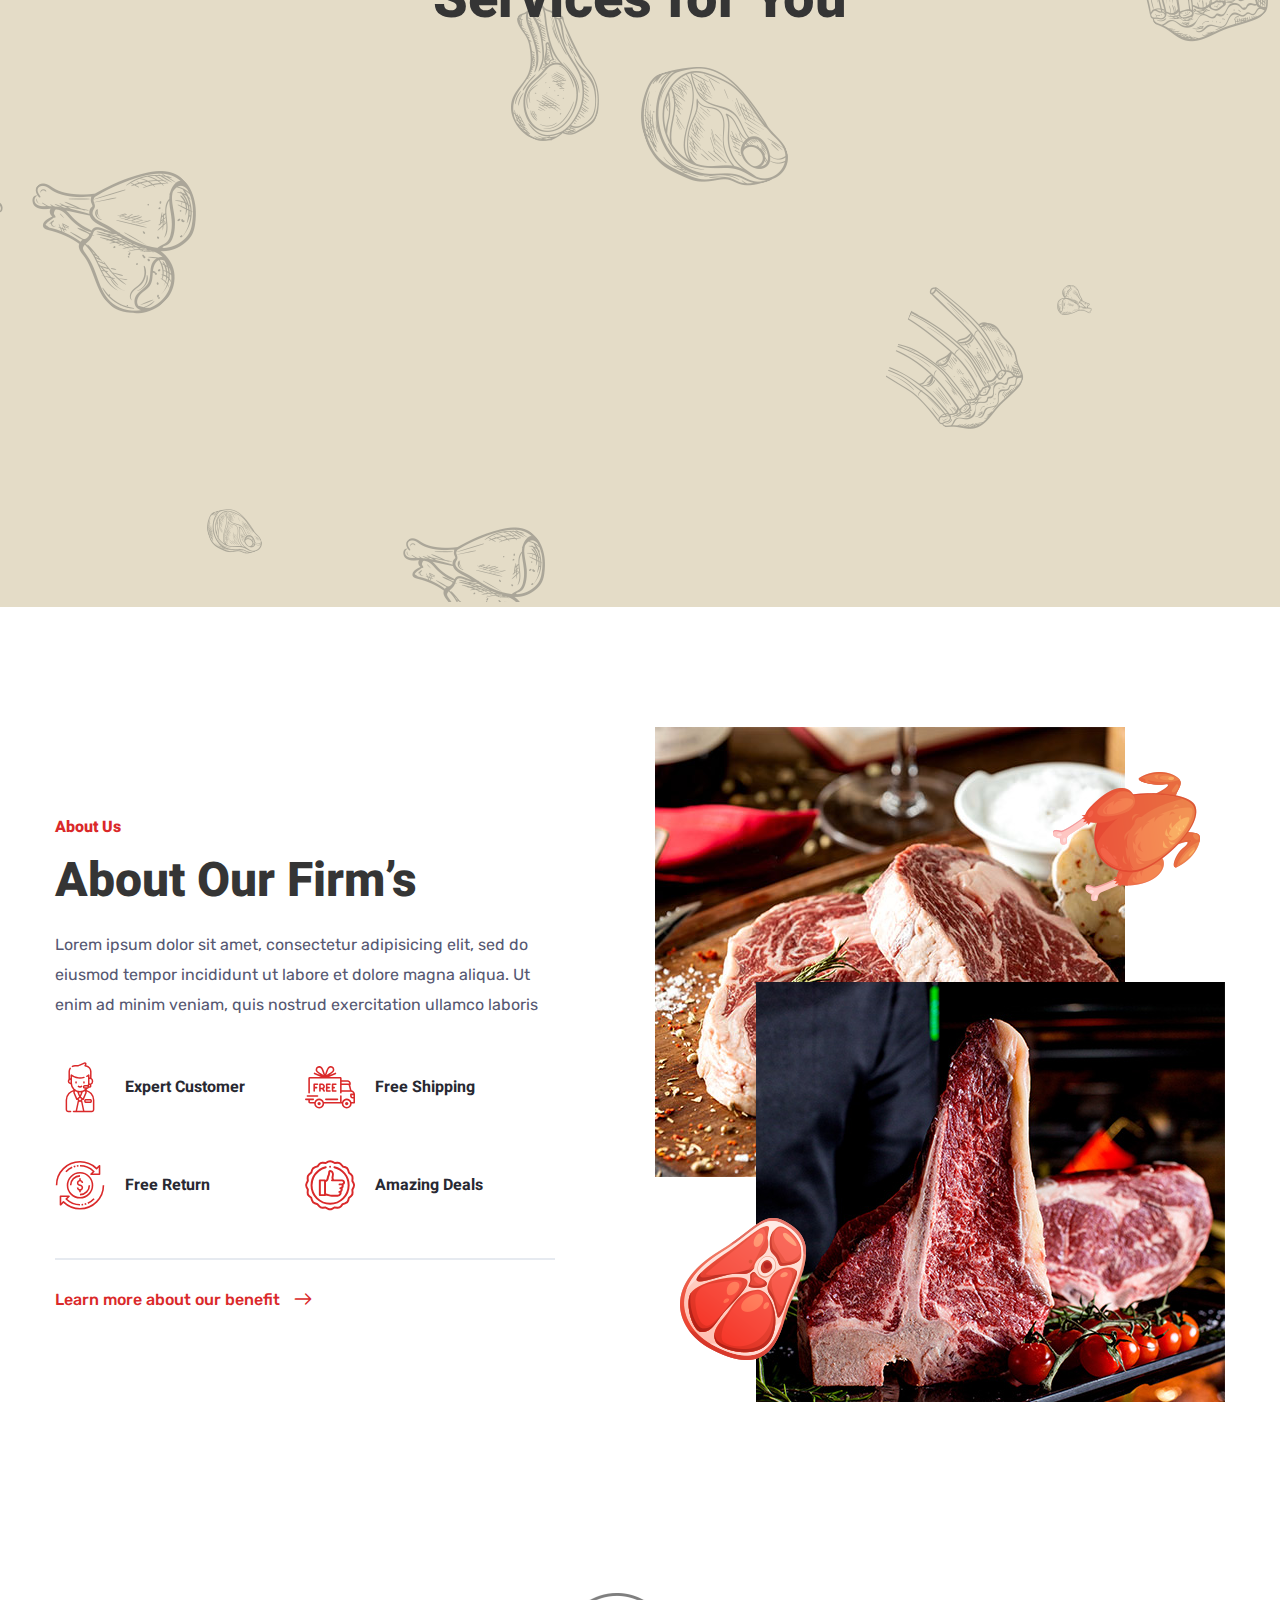
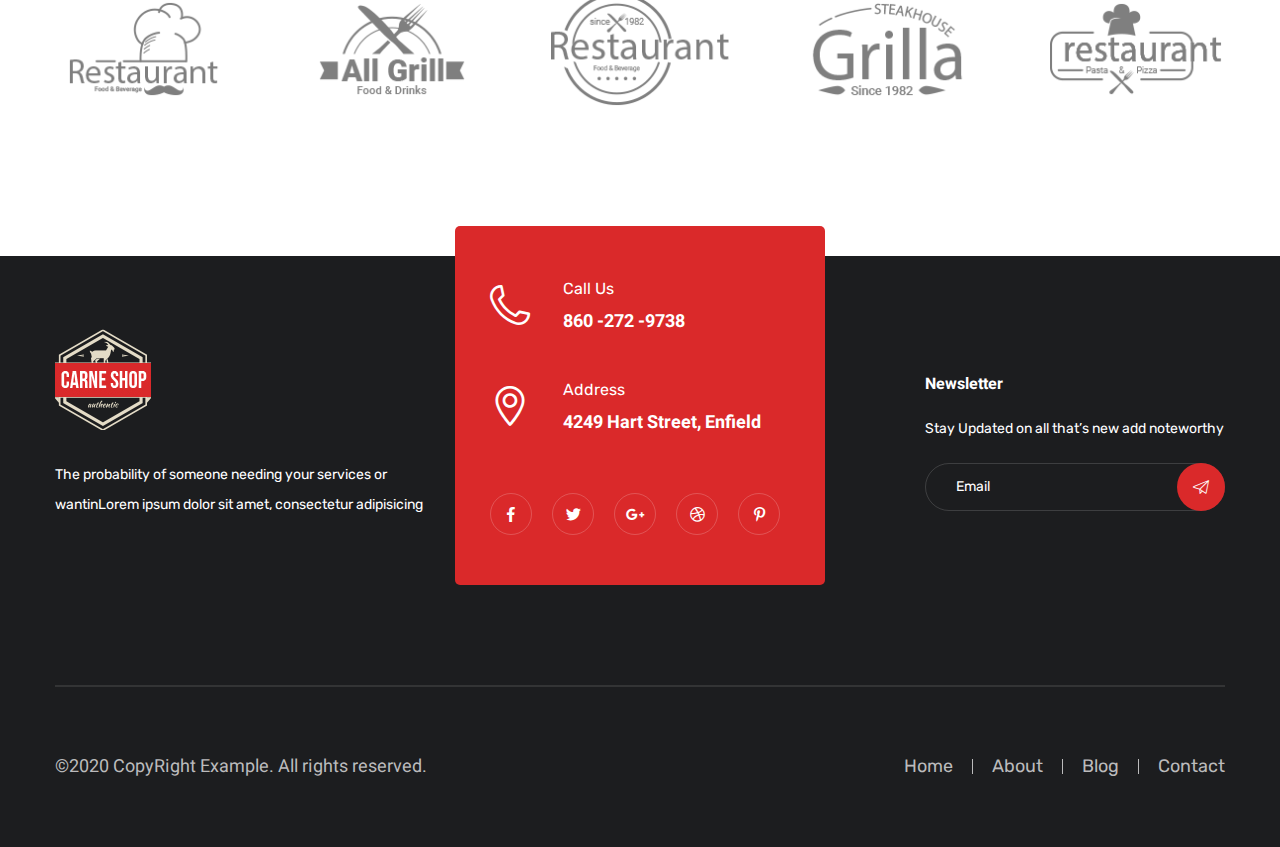
<file: about.html>
<!DOCTYPE html>
<html lang="en">

<!-- Mirrored from azim.commonsupport.com/Carneshop/about.html by HTTrack Website Copier/3.x [XR&CO'2014], Mon, 26 May 2025 11:13:47 GMT -->
<head>
<meta charset="utf-8">
<meta http-equiv="X-UA-Compatible" content="IE=edge">
<meta name="viewport" content="width=device-width, initial-scale=1.0, maximum-scale=1.0, user-scalable=0">

<title>ZELDEN Foods</title>

<!-- Fav Icon -->
<link rel="icon" href="assets/images/favicon.ico" type="image/x-icon">

<!-- Google Fonts -->
<link href="https://fonts.googleapis.com/css2?family=Heebo:wght@100;300;400;500;700;800;900&amp;display=swap" rel="stylesheet">
<link href="https://fonts.googleapis.com/css2?family=Rubik:ital,wght@0,300;0,400;0,500;0,700;0,900;1,300;1,400;1,500;1,700;1,900&amp;display=swap" rel="stylesheet">

<!-- Stylesheets -->
<link href="assets/css/font-awesome-all.css" rel="stylesheet">
<link href="assets/css/flaticon.css" rel="stylesheet">
<link href="assets/css/owl.css" rel="stylesheet">
<link href="assets/css/bootstrap.css" rel="stylesheet">
<link href="assets/css/jquery.fancybox.min.css" rel="stylesheet">
<link href="assets/css/animate.css" rel="stylesheet">
<link href="assets/css/color.css" rel="stylesheet">
<link href="assets/css/style.css" rel="stylesheet">
<link href="assets/css/responsive.css" rel="stylesheet">

</head>


<!-- page wrapper -->
<body>

    <div class="boxed_wrapper ltr">

       
        <!-- sidebar cart item -->
        <div class="xs-sidebar-group info-group info-sidebar">
            <div class="xs-overlay xs-bg-black"></div>
            <div class="xs-sidebar-widget">
                <div class="sidebar-widget-container">
                    <div class="widget-heading">
                        <a href="#" class="close-side-widget">X</a>
                    </div>
                    <div class="sidebar-textwidget">
                        <div class="sidebar-info-contents">
                            <div class="content-inner">
                                <div class="logo">
                                    <a href="index.html"><img src="assets/images/logo-2.png" alt="" /></a>
                                </div>
                                <div class="content-box">
                                    <h4>About Us</h4>
                                    <p>Lorem ipsum dolor sit amet, consectetur adipisicing elit, sed do eiusmod tempor incididunt ut labore et dolore magna aliqua. Ut enim ad minim veniam, quis nostrud exercitation ullamco laboris.</p>
                                    <a href="about.html" class="theme-btn">About Us<i class="fas fa-long-arrow-alt-right"></i></a>
                                </div>
                                <div class="contact-info">
                                    <h4>Contact Info</h4>
                                    <ul>
                                        <li>Chicago 12, Melborne City, USA</li>
                                        <li><a href="tel:+8801682648101">+88 01682648101</a></li>
                                        <li><a href="mailto:info@example.com">info@example.com</a></li>
                                    </ul>
                                </div>
                                <ul class="social-box">
                                    <li class="facebook"><a href="#" class="fab fa-facebook-f"></a></li>
                                    <li class="twitter"><a href="#" class="fab fa-twitter"></a></li>
                                    <li class="linkedin"><a href="#" class="fab fa-linkedin-in"></a></li>
                                    <li class="instagram"><a href="#" class="fab fa-instagram"></a></li>
                                </ul>
                            </div>
                        </div>
                    </div>
                </div>
            </div>
        </div>
        <!-- END sidebar widget item -->


        <!-- main header -->
        <header class="main-header" id="navbar-root">

        </header>
        <!-- main-header end -->

        <!-- Mobile Menu  -->
        <div class="mobile-menu">
            <div class="menu-backdrop"></div>
            <div class="close-btn"><i class="fas fa-times"></i></div>
            
            <nav class="menu-box">
                <div class="nav-logo"><a href="index.html"><img src="assets/images/logo-2.png" alt="" title=""></a></div>
                <div class="menu-outer"><!--Here Menu Will Come Automatically Via Javascript / Same Menu as in Header--></div>
                <div class="contact-info">
                    <h4>Contact Info</h4>
                    <ul>
                        <li>Chicago 12, Melborne City, USA</li>
                        <li><a href="tel:+8801682648101">+88 01682648101</a></li>
                        <li><a href="mailto:info@example.com">info@example.com</a></li>
                    </ul>
                </div>
                <div class="social-links">
                    <ul class="clearfix">
                        <li><a href="index.html"><span class="fab fa-twitter"></span></a></li>
                        <li><a href="index.html"><span class="fab fa-facebook-square"></span></a></li>
                        <li><a href="index.html"><span class="fab fa-pinterest-p"></span></a></li>
                        <li><a href="index.html"><span class="fab fa-instagram"></span></a></li>
                        <li><a href="index.html"><span class="fab fa-youtube"></span></a></li>
                    </ul>
                </div>
            </nav>
        </div><!-- End Mobile Menu -->

        
        <!--Page Title-->
        <section class="page-title" style="background-image: url(assets/images/background/page-title.jpg);">
            <div class="auto-container">
                <div class="content-box">
                    <div class="title-box">
                        <h1>About Us</h1>
                    </div>
                    <ul class="bread-crumb clearfix">
                        <li><a href="index.html">Home</a></li>
                        <li>About Us</li>
                    </ul>
                </div>
            </div>
        </section>
        <!--End Page Title-->


        <!-- about-section -->
        <section class="about-section sec-pad">
            <div class="auto-container">
                <div class="inner-container mr-0 clearfix">
                    <div class="row clearfix">
                        <div class="col-lg-6 col-md-6 col-sm-12 video-column">
                            <div id="video_block_1">
                                <div class="video-inner" style="background-image: url(assets/images/resource/about-1.jpg);">
                                    <a href="https://www.youtube.com/watch?v=nfP5N9Yc72A&amp;t=28s" class="lightbox-image video-btn" data-caption=""><i class="fas fa-play"></i></a>
                                </div>
                            </div>
                        </div>
                        <div class="col-lg-6 col-md-6 col-sm-12 content-column">
                            <div id="content_block_1">
                                <div class="content-box">
                                    <div class="sec-title">
                                        <span>About Us</span>
                                        <h2>We Provide Best Meat</h2>
                                    </div>
                                    <div class="text">
                                        <p>We are a small family owned business with a big vision- “To become the forerunners of high quality processed meat and pickles producers in Nigeria”.</p>
                                    </div>
                                    <ul class="list clearfix">
                                        <li>100% Organic Meat</li>
                                        <li>Payment Securation</li>
                                    </ul>
                                    <div class="btn-box">
                                        <a href="about.html" class="theme-btn">View More<i class="fas fa-long-arrow-alt-right"></i></a>
                                    </div>
                                </div>
                            </div>
                        </div>
                    </div>
                </div>
            </div>
        </section>
        <!-- about-section end -->


        <!-- service-section -->
        <section class="service-section bg-color-1">
            <div class="icon-layer" style="background-image: url(assets/images/icons/bg-icon-1.png);"></div>
            <div class="auto-container">
                <div class="sec-title text-center">
                    <span>What we do</span>
                    <h2>Services for You</h2>
                </div>
                <div class="row clearfix">
                    <div class="col-lg-4 col-md-6 col-sm-12 service-block">
                        <div class="service-block-one wow fadeInUp animated animated" data-wow-delay="00ms" data-wow-duration="1500ms">
                            <div class="inner-box">
                                <div class="icon-box"><i class="flaticon-meat-4"></i></div>
                                <h3><a href="index.html">PROCESSED TRADITIONALLY</a></h3>
                                <p>Our beef bacon  beef ham sausages, are process traditionally</p>
                               
                            </div>
                        </div>
                    </div>
                    <div class="col-lg-4 col-md-6 col-sm-12 service-block">
                        <div class="service-block-one wow fadeInUp animated animated" data-wow-delay="300ms" data-wow-duration="1500ms">
                            <div class="inner-box">
                                <div class="icon-box"><i class="flaticon-hang"></i></div>
                                <h3><a href="index.html">NO CARBD / MSG</a></h3>
                                <p>Our products do not contain MSG, carbs and definately no over processed filler meats.</p>
                               
                            </div>
                        </div>
                    </div>
                    <div class="col-lg-4 col-md-6 col-sm-12 service-block">
                        <div class="service-block-one wow fadeInUp animated animated" data-wow-delay="600ms" data-wow-duration="1500ms">
                            <div class="inner-box">
                                <div class="icon-box"><i class="flaticon-meat-5"></i></div>
                                <h3><a href="index.html">PURE INGREDIENTS</a></h3>
                                <p>We use 100% meat, pure ingredients and natural sheep casings to deliver high quality sausages. </p>
                        </div>
                    </div>
                </div>
            </div>
        </section>
        <!-- service-section end -->


        <!-- about-style-two -->
        <section class="about-style-two">
            <div class="auto-container">
                <div class="row align-items-center clearfix">
                    <div class="col-lg-6 col-md-12 col-sm-12 content-column">
                        <div id="content_block_2">
                            <div class="content-box">
                                <div class="sec-title style-two">
                                    <span>About Us</span>
                                    <h2>About Our Firm’s</h2>
                                </div>
                                <div class="text">
                                    <p>Lorem ipsum dolor sit amet, consectetur adipisicing elit, sed do eiusmod tempor incididunt ut labore et dolore magna aliqua. Ut enim ad minim veniam, quis nostrud exercitation ullamco laboris</p>
                                </div>
                                <ul class="list clearfix">
                                    <li>
                                        <i class="flaticon-call-center-agent"></i>
                                        Expert Customer
                                    </li>
                                    <li>
                                        <i class="flaticon-free-delivery"></i>
                                        Free Shipping
                                    </li>
                                    <li>
                                        <i class="flaticon-return-of-investment"></i>
                                        Free Return
                                    </li>
                                    <li>
                                        <i class="flaticon-winner"></i>
                                        Amazing Deals
                                    </li>
                                </ul>
                                <div class="link-box"><a href="about.html">Learn more about our benefit<i class="flaticon-right"></i></a></div>
                            </div>
                        </div>
                    </div>
                    <div class="col-lg-6 col-md-12 col-sm-12 image-column">
                        <div id="image_block_1">
                            <div class="image-box">
                                <figure class="image image-1"><img src="assets/images/resource/about-2.jpg" alt=""></figure>
                                <figure class="image image-2"><img src="assets/images/resource/about-3.jpg" alt=""></figure>
                                <figure class="image image-3"><img src="assets/images/resource/about-1.png" alt=""></figure>
                                <figure class="image image-4"><img src="assets/images/resource/about-2.png" alt=""></figure>
                            </div>
                        </div>
                    </div>
                </div>
            </div>
        </section>
        <!-- about-style-two end -->


        <!-- clients-section -->
        <section class="clients-section about-page">
            <div class="auto-container">
                <div class="clients-carousel owl-carousel owl-theme owl-dots-none owl-nav-none">
                    <figure class="logo-image"><a href="index.html"><img src="assets/images/clients/clients-logo-1.png" alt=""></a></figure>
                    <figure class="logo-image"><a href="index.html"><img src="assets/images/clients/clients-logo-2.png" alt=""></a></figure>
                    <figure class="logo-image"><a href="index.html"><img src="assets/images/clients/clients-logo-3.png" alt=""></a></figure>
                    <figure class="logo-image"><a href="index.html"><img src="assets/images/clients/clients-logo-4.png" alt=""></a></figure>
                    <figure class="logo-image"><a href="index.html"><img src="assets/images/clients/clients-logo-5.png" alt=""></a></figure>
                </div>
            </div>
        </section>
        <!-- clients-section end -->


        <!-- main-footer -->
       <footer class="main-footer" id="footer-root">

       </footer>
        <!-- main-footer end -->


        <!--Scroll to top-->
        <button class="scroll-top scroll-to-target" data-target="html">
            <span class="fa fa-arrow-up"></span>
        </button>
    </div>


    <!-- jequery plugins -->
    <script src="assets/js/jquery.js"></script>
    <script src="assets/js/popper.min.js"></script>
    <script src="assets/js/bootstrap.min.js"></script>
    <script src="assets/js/owl.js"></script>
    <script src="assets/js/wow.js"></script>
    <script src="assets/js/validation.js"></script>
    <script src="assets/js/jquery.fancybox.js"></script>
    <script src="assets/js/appear.js"></script>
    <script src="assets/js/scrollbar.js"></script>
    <script src="assets/js/nav-tool.js"></script>
    <script src="assets/js/navbar.js"></script>
    <script src="assets/js/footer.js"></script>


    <!-- main-js -->
    <script src="assets/js/script.js"></script>

</body><!-- End of .page_wrapper -->

<!-- Mirrored from azim.commonsupport.com/Carneshop/about.html by HTTrack Website Copier/3.x [XR&CO'2014], Mon, 26 May 2025 11:13:48 GMT -->
</html>
</file>
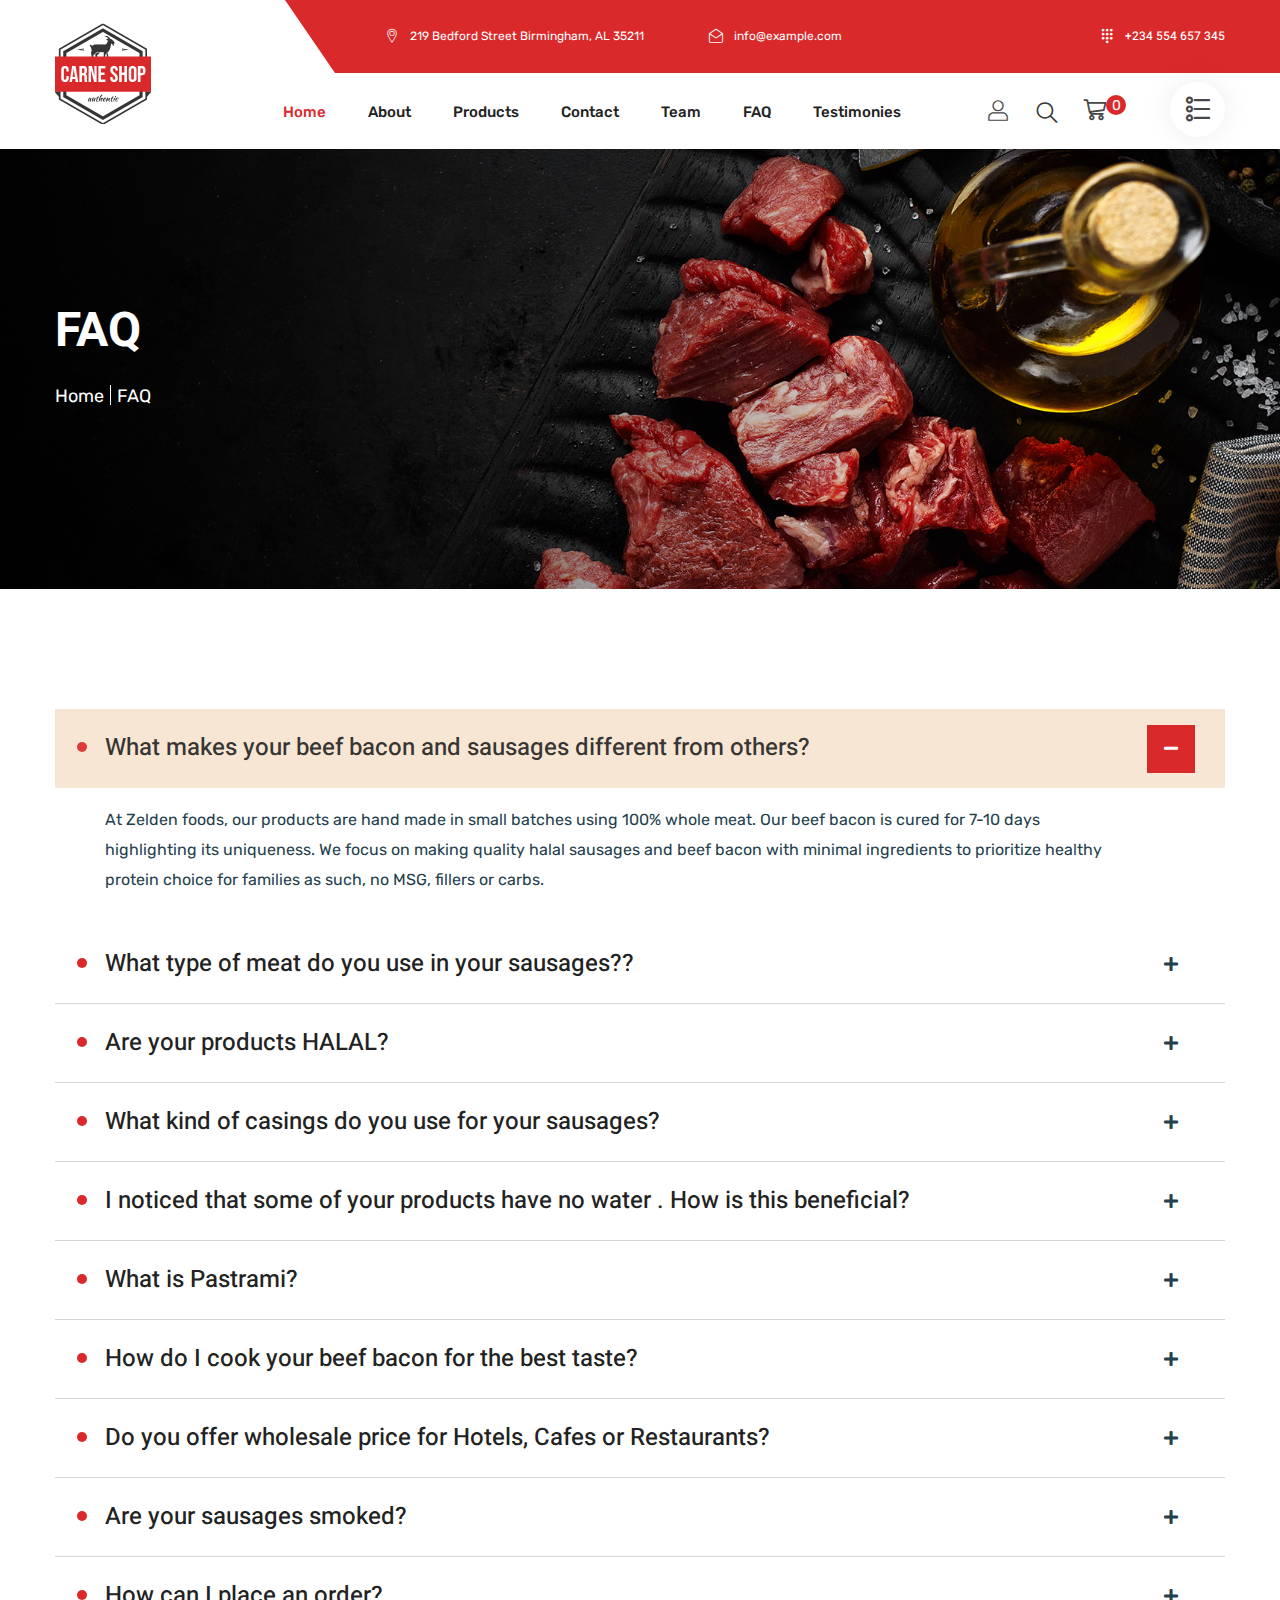
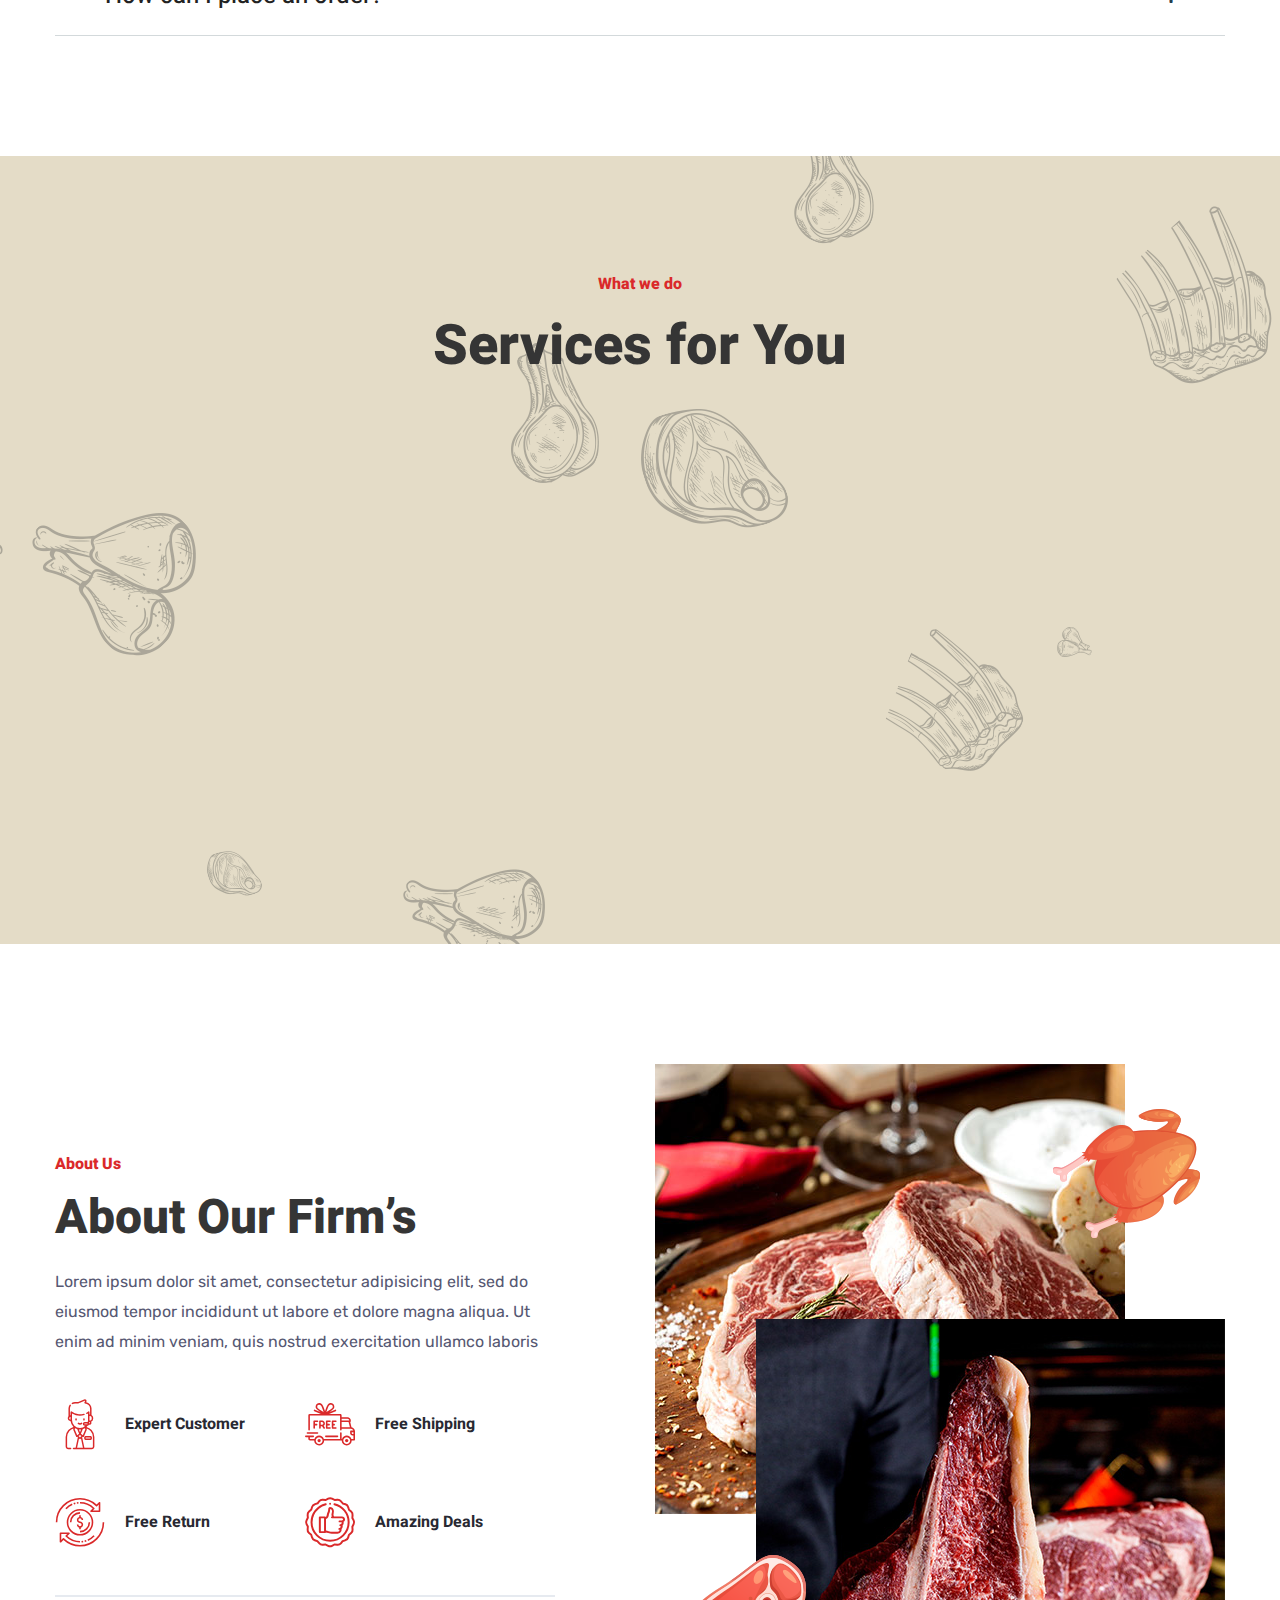
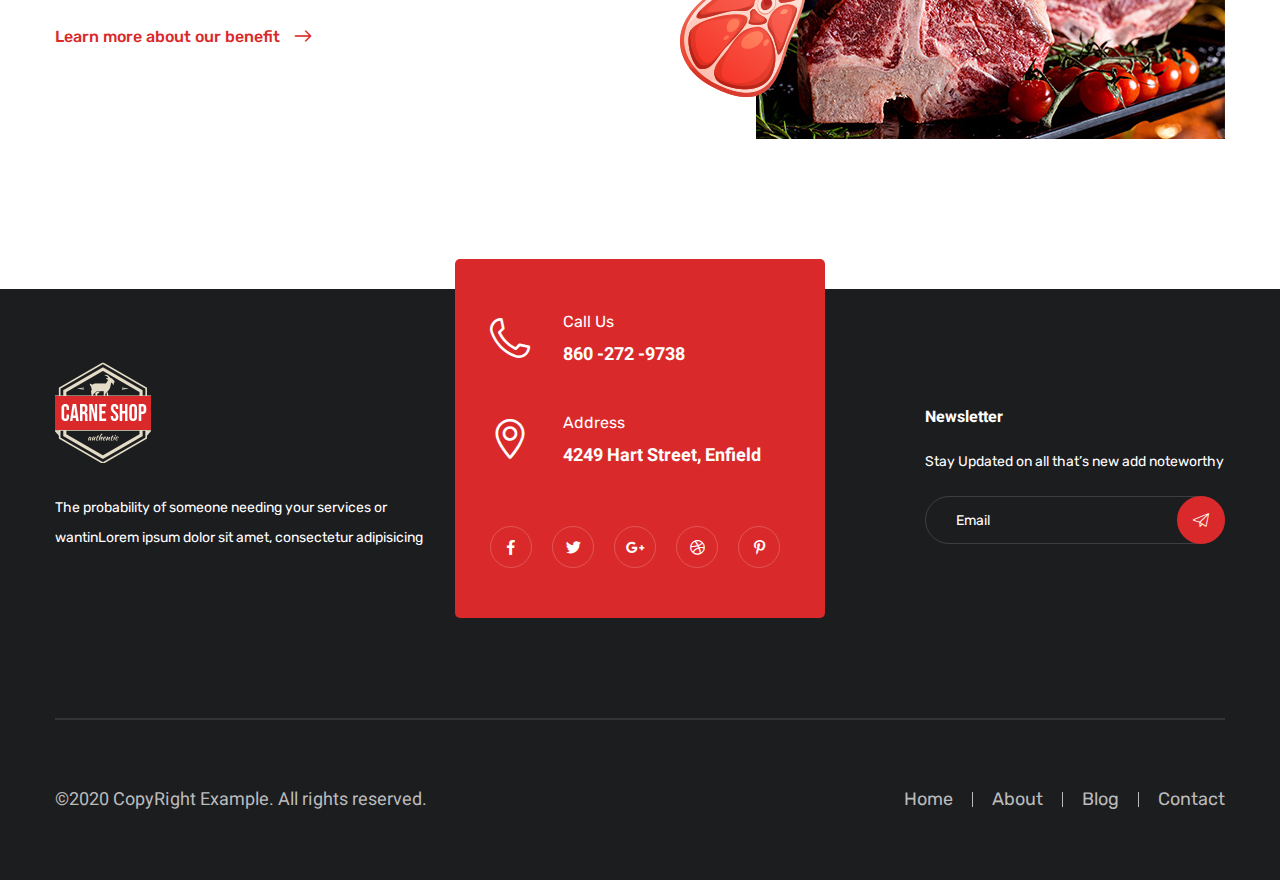
<file: faq.html>
<!DOCTYPE html>
<html lang="en">

<!-- Mirrored from azim.commonsupport.com/Carneshop/faq.html by HTTrack Website Copier/3.x [XR&CO'2014], Mon, 26 May 2025 11:14:44 GMT -->
<head>
<meta charset="utf-8">
<meta http-equiv="X-UA-Compatible" content="IE=edge">
<meta name="viewport" content="width=device-width, initial-scale=1.0, maximum-scale=1.0, user-scalable=0">

<title>ZELDEN Foods</title>

<!-- Fav Icon -->
<link rel="icon" href="assets/images/favicon.ico" type="image/x-icon">

<!-- Google Fonts -->
<link href="https://fonts.googleapis.com/css2?family=Heebo:wght@100;300;400;500;700;800;900&amp;display=swap" rel="stylesheet">
<link href="https://fonts.googleapis.com/css2?family=Rubik:ital,wght@0,300;0,400;0,500;0,700;0,900;1,300;1,400;1,500;1,700;1,900&amp;display=swap" rel="stylesheet">

<!-- Stylesheets -->
<link href="assets/css/font-awesome-all.css" rel="stylesheet">
<link href="assets/css/flaticon.css" rel="stylesheet">
<link href="assets/css/owl.css" rel="stylesheet">
<link href="assets/css/bootstrap.css" rel="stylesheet">
<link href="assets/css/jquery.fancybox.min.css" rel="stylesheet">
<link href="assets/css/animate.css" rel="stylesheet">
<link href="assets/css/jquery-ui.css" rel="stylesheet">
<link href="assets/css/jquery.bootstrap-touchspin.css" rel="stylesheet">
<link href="assets/css/color.css" rel="stylesheet">
<link href="assets/css/style.css" rel="stylesheet">
<link href="assets/css/responsive.css" rel="stylesheet">

</head>


<!-- page wrapper -->
<body>

    <div class="boxed_wrapper ltr">

        <!-- preloader -->
        <div class="preloader"></div>
        <!-- preloader -->


        <!-- sidebar cart item -->
        <div class="xs-sidebar-group info-group info-sidebar">
            <div class="xs-overlay xs-bg-black"></div>
            <div class="xs-sidebar-widget">
                <div class="sidebar-widget-container">
                    <div class="widget-heading">
                        <a href="#" class="close-side-widget">X</a>
                    </div>
                    <div class="sidebar-textwidget">
                        <div class="sidebar-info-contents">
                            <div class="content-inner">
                                <div class="logo">
                                    <a href="index.html"><img src="assets/images/logo-2.png" alt="" /></a>
                                </div>
                                <div class="content-box">
                                    <h4>About Us</h4>
                                    <p>Lorem ipsum dolor sit amet, consectetur adipisicing elit, sed do eiusmod tempor incididunt ut labore et dolore magna aliqua. Ut enim ad minim veniam, quis nostrud exercitation ullamco laboris.</p>
                                    <a href="about.html" class="theme-btn">About Us<i class="fas fa-long-arrow-alt-right"></i></a>
                                </div>
                                <div class="contact-info">
                                    <h4>Contact Info</h4>
                                    <ul>
                                        <li>Chicago 12, Melborne City, USA</li>
                                        <li><a href="tel:+8801682648101">+88 01682648101</a></li>
                                        <li><a href="mailto:info@example.com">info@example.com</a></li>
                                    </ul>
                                </div>
                                <ul class="social-box">
                                    <li class="facebook"><a href="#" class="fab fa-facebook-f"></a></li>
                                    <li class="twitter"><a href="#" class="fab fa-twitter"></a></li>
                                    <li class="linkedin"><a href="#" class="fab fa-linkedin-in"></a></li>
                                    <li class="instagram"><a href="#" class="fab fa-instagram"></a></li>
                                </ul>
                            </div>
                        </div>
                    </div>
                </div>
            </div>
        </div>
        <!-- END sidebar widget item -->


        <!-- main header -->
        <header class="main-header" id="navbar-root">
            
        </header>
        <!-- main-header end -->

        <!-- Mobile Menu  -->
        <div class="mobile-menu">
            <div class="menu-backdrop"></div>
            <div class="close-btn"><i class="fas fa-times"></i></div>
            
            <nav class="menu-box">
                <div class="nav-logo"><a href="index.html"><img src="assets/images/logo-2.png" alt="" title=""></a></div>
                <div class="menu-outer"><!--Here Menu Will Come Automatically Via Javascript / Same Menu as in Header--></div>
                <div class="contact-info">
                    <h4>Contact Info</h4>
                    <ul>
                        <li>Chicago 12, Melborne City, USA</li>
                        <li><a href="tel:+8801682648101">+88 01682648101</a></li>
                        <li><a href="mailto:info@example.com">info@example.com</a></li>
                    </ul>
                </div>
                <div class="social-links">
                    <ul class="clearfix">
                        <li><a href="index.html"><span class="fab fa-twitter"></span></a></li>
                        <li><a href="index.html"><span class="fab fa-facebook-square"></span></a></li>
                        <li><a href="index.html"><span class="fab fa-pinterest-p"></span></a></li>
                        <li><a href="index.html"><span class="fab fa-instagram"></span></a></li>
                        <li><a href="index.html"><span class="fab fa-youtube"></span></a></li>
                    </ul>
                </div>
            </nav>
        </div><!-- End Mobile Menu -->

        
        <!--Page Title-->
        <section class="page-title" style="background-image: url(assets/images/background/page-title.jpg);">
            <div class="auto-container">
                <div class="content-box">
                    <div class="title-box">
                        <h1>FAQ</h1>
                    </div>
                    <ul class="bread-crumb clearfix">
                        <li><a href="index.html">Home</a></li>
                        <li>FAQ</li>
                    </ul>
                </div>
            </div>
        </section>
        <!--End Page Title-->


        <!-- faq-section -->
        <section class="faq-section">
            <div class="auto-container">
                <div class="inner-box">
                    <ul class="accordion-box">
                        <li class="accordion block active-block">
                            <div class="acc-btn active">
                                <div class="icon-outer"><i class="fas fa-plus"></i></div>
                                <h3> What makes your beef bacon and sausages different from others?</h3>
                            </div>
                            <div class="acc-content current">
                                <p>At Zelden foods, our products are hand made in small batches using 100% whole meat. Our beef bacon is cured for 7-10 days highlighting its uniqueness. We focus on making quality halal sausages and beef bacon with minimal ingredients to prioritize healthy protein choice for families as such, no MSG, fillers or carbs.</p>
                            </div>
                        </li>
                        <li class="accordion block">
                            <div class="acc-btn">
                                <div class="icon-outer"><i class="fas fa-plus"></i></div>
                                <h3>What type of meat do you use in your sausages??</h3>
                            </div>
                            <div class="acc-content">
                                <p>➢ Chicken Sausage – made with 100% chicken breasts. <br>
➢ Beef Sausage- made with 100%premium beef brisket
Fish sausage- made with 100%mackerel. 
Our sausages do not contain allergens such as soy, dairy, wheat,eggs or nuts .
</p>
                            </div>
                        </li>
                        <li class="accordion block">
                             <div class="acc-btn">
                                <div class="icon-outer"><i class="fas fa-plus"></i></div>
                                <h3>Are your products HALAL?</h3>
                            </div>
                            <div class="acc-content">
                                <p>Yes. You can view the certification below. </p>
                            </div>
                        </li>
                        <li class="accordion block">
                             <div class="acc-btn">
                                <div class="icon-outer"><i class="fas fa-plus"></i></div>
                                <h3>What kind of casings do you use for your sausages?</h3>
                            </div>
                            <div class="acc-content">
                                <p>We use natural sheep casings which is best for enhanced feel and flavoring </p>
                            </div>
                        </li>
                        <li class="accordion block">
                             <div class="acc-btn">
                                <div class="icon-outer"><i class="fas fa-plus"></i></div>
                                <h3>I noticed that some of your products have no water . How is this beneficial? </h3>
                            </div>
                            <div class="acc-content">
                                <p>Having no water to our products is beneficial for several reasons ; First,in our packages ,you are getting more meat for your money. If 10% water was added, you would be getting 10% less meat. Also, your bacon won’t shrink in the pan or have water residue . Our beef bacon also do not contain phosphates, as phosphates are used in conventional bacon to hold water in.</p>
                            </div>
                        </li>
                        <li class="accordion block">
                             <div class="acc-btn">
                                <div class="icon-outer"><i class="fas fa-plus"></i></div>
                                <h3> What is Pastrami?</h3>
                            </div>
                            <div class="acc-content">
                                <p>Pastrami is a flavorful deli meat made from beef that is brined, seasoned with spices, smoked, perfect for sandwiches, wraps etc.</p>
                            </div>
                        </li>
                        <li class="accordion block">
                             <div class="acc-btn">
                                <div class="icon-outer"><i class="fas fa-plus"></i></div>
                                <h3>How do I cook your beef bacon for the best taste?</h3>
                            </div>
                            <div class="acc-content">
                                <p>For a deliciously crispy finish Pan-fry over medium heat until golden brown. You can also bake or grill it as a healthier alternative.</p>
                            </div>
                        </li>
                        <li class="accordion block">
                             <div class="acc-btn">
                                <div class="icon-outer"><i class="fas fa-plus"></i></div>
                                <h3>Do you offer wholesale price for Hotels, Cafes or Restaurants?</h3>
                            </div>
                            <div class="acc-content">
                                <p>Absolutely! We partner with retailers and restaurants. Contact us to discuss wholesale options.</p>
                            </div>
                        </li>
                         <li class="accordion block">
                             <div class="acc-btn">
                                <div class="icon-outer"><i class="fas fa-plus"></i></div>
                                <h3>Are your sausages smoked?</h3>
                              </div>
                             <div class="acc-content">
                                <p>Yes, they are cold smoked</p>
                            </div>
                        </li>
                         <li class="accordion block">
                             <div class="acc-btn">
                                <div class="icon-outer"><i class="fas fa-plus"></i></div>
                                <h3> How can I place an order?</h3>
                              </div>
                             <div class="acc-content">
                                <p>You can place your order directly through our website, via WhatsApp, or by calling us. You can also check our stocklist to see updated listings.</p>
                            </div>
                        </li>
                    </ul>
                </div>
            </div>
        </section>
        <!-- faq-section end -->


        <!-- service-section -->
        <section class="service-section bg-color-1">
            <div class="icon-layer" style="background-image: url(assets/images/icons/bg-icon-1.png);"></div>
            <div class="auto-container">
                <div class="sec-title text-center">
                    <span>What we do</span>
                    <h2>Services for You</h2>
                </div>
                <div class="row clearfix">
                    <div class="col-lg-4 col-md-6 col-sm-12 service-block">
                        <div class="service-block-one wow fadeInUp animated animated" data-wow-delay="00ms" data-wow-duration="1500ms">
                            <div class="inner-box">
                                <div class="icon-box"><i class="flaticon-meat-4"></i></div>
                                <h3><a href="index.html">Veal Entrecote</a></h3>
                                <p>Lorem ipsum dolor sit amet, consec tetur adipis</p>
                                <div class="btn-box">
                                    <a href="index.html" class="theme-btn">Read More</a>
                                </div>
                            </div>
                        </div>
                    </div>
                    <div class="col-lg-4 col-md-6 col-sm-12 service-block">
                        <div class="service-block-one wow fadeInUp animated animated" data-wow-delay="300ms" data-wow-duration="1500ms">
                            <div class="inner-box">
                                <div class="icon-box"><i class="flaticon-hang"></i></div>
                                <h3><a href="index.html">Pork Tenderloin</a></h3>
                                <p>Lorem ipsum dolor sit amet, consec tetur adipis</p>
                                <div class="btn-box">
                                    <a href="index.html" class="theme-btn">Read More</a>
                                </div>
                            </div>
                        </div>
                    </div>
                    <div class="col-lg-4 col-md-6 col-sm-12 service-block">
                        <div class="service-block-one wow fadeInUp animated animated" data-wow-delay="600ms" data-wow-duration="1500ms">
                            <div class="inner-box">
                                <div class="icon-box"><i class="flaticon-meat-5"></i></div>
                                <h3><a href="index.html">Beaf ribs</a></h3>
                                <p>Lorem ipsum dolor sit amet, consec tetur adipis</p>
                                <div class="btn-box">
                                    <a href="index.html" class="theme-btn">Read More</a>
                                </div>
                            </div>
                        </div>
                    </div>
                </div>
            </div>
        </section>
        <!-- service-section end -->


        <!-- about-style-two -->
        <section class="about-style-two">
            <div class="auto-container">
                <div class="row align-items-center clearfix">
                    <div class="col-lg-6 col-md-12 col-sm-12 content-column">
                        <div id="content_block_2">
                            <div class="content-box">
                                <div class="sec-title style-two">
                                    <span>About Us</span>
                                    <h2>About Our Firm’s</h2>
                                </div>
                                <div class="text">
                                    <p>Lorem ipsum dolor sit amet, consectetur adipisicing elit, sed do eiusmod tempor incididunt ut labore et dolore magna aliqua. Ut enim ad minim veniam, quis nostrud exercitation ullamco laboris</p>
                                </div>
                                <ul class="list clearfix">
                                    <li>
                                        <i class="flaticon-call-center-agent"></i>
                                        Expert Customer
                                    </li>
                                    <li>
                                        <i class="flaticon-free-delivery"></i>
                                        Free Shipping
                                    </li>
                                    <li>
                                        <i class="flaticon-return-of-investment"></i>
                                        Free Return
                                    </li>
                                    <li>
                                        <i class="flaticon-winner"></i>
                                        Amazing Deals
                                    </li>
                                </ul>
                                <div class="link-box"><a href="about.html">Learn more about our benefit<i class="flaticon-right"></i></a></div>
                            </div>
                        </div>
                    </div>
                    <div class="col-lg-6 col-md-12 col-sm-12 image-column">
                        <div id="image_block_1">
                            <div class="image-box">
                                <figure class="image image-1"><img src="assets/images/resource/about-2.jpg" alt=""></figure>
                                <figure class="image image-2"><img src="assets/images/resource/about-3.jpg" alt=""></figure>
                                <figure class="image image-3"><img src="assets/images/resource/about-1.png" alt=""></figure>
                                <figure class="image image-4"><img src="assets/images/resource/about-2.png" alt=""></figure>
                            </div>
                        </div>
                    </div>
                </div>
            </div>
        </section>
        <!-- about-style-two end -->


        <!-- main-footer -->
        <footer class="main-footer" id="footer-root">

       </footer>
        <!-- main-footer end -->


        <!--Scroll to top-->
        <button class="scroll-top scroll-to-target" data-target="html">
            <span class="fa fa-arrow-up"></span>
        </button>
    </div>


    <!-- jequery plugins -->
    <script src="assets/js/jquery.js"></script>
    <script src="assets/js/popper.min.js"></script>
    <script src="assets/js/bootstrap.min.js"></script>
    <script src="assets/js/owl.js"></script>
    <script src="assets/js/wow.js"></script>
    <script src="assets/js/validation.js"></script>
    <script src="assets/js/jquery.fancybox.js"></script>
    <script src="assets/js/appear.js"></script>
    <script src="assets/js/scrollbar.js"></script>
    <script src="assets/js/nav-tool.js"></script>
    <script src="assets/js/jquery-ui.js"></script>
    <script src="assets/js/bxslider.js"></script>
    <script src="assets/js/jquery.bootstrap-touchspin.js"></script>
    <script src="assets/js/navbar.js"></script>
    <script src="assets/js/footer.js"></script>
    <!-- main-js -->
    <script src="assets/js/script.js"></script>

</body><!-- End of .page_wrapper -->

<!-- Mirrored from azim.commonsupport.com/Carneshop/faq.html by HTTrack Website Copier/3.x [XR&CO'2014], Mon, 26 May 2025 11:14:44 GMT -->
</html>
</file>
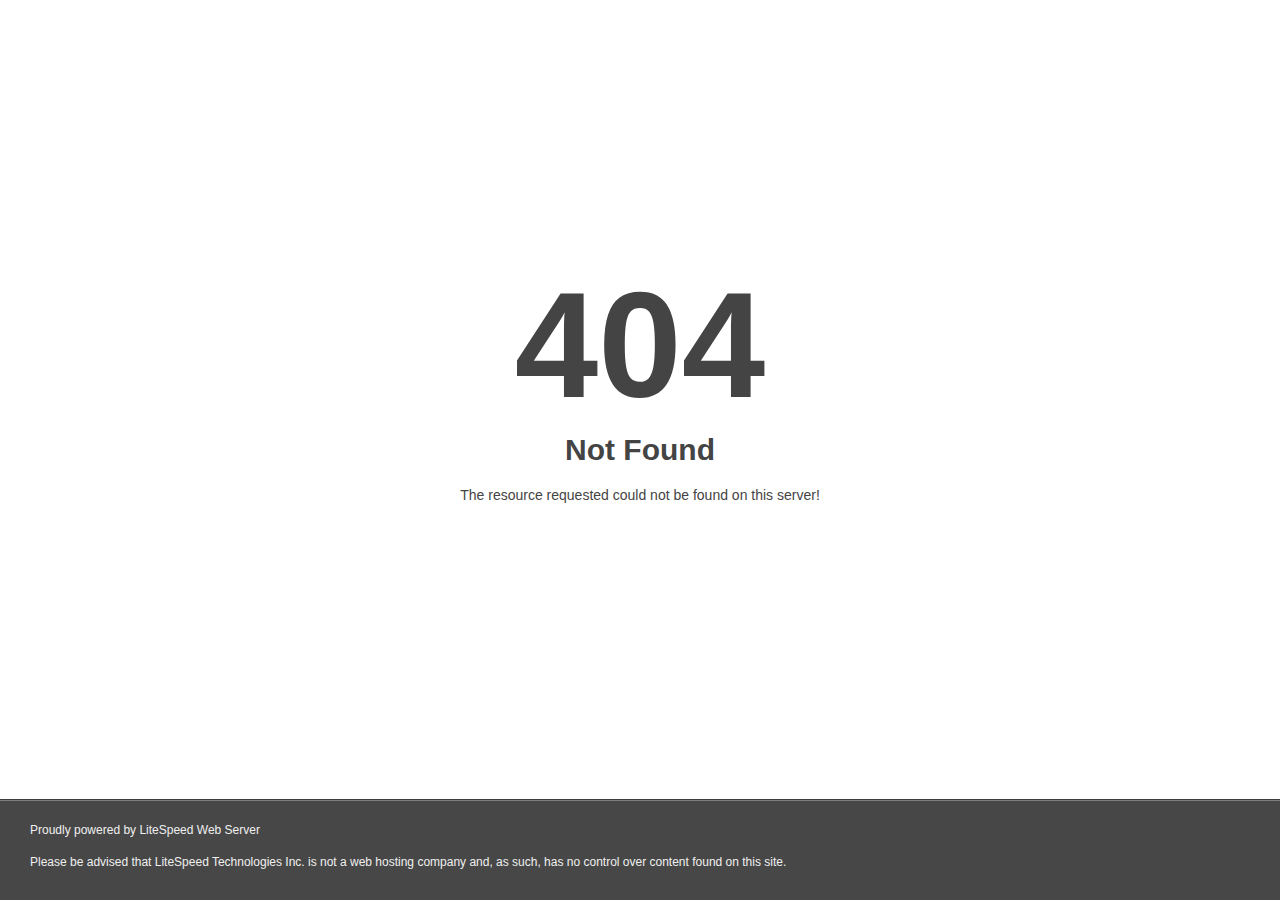
<file: assets/css/owl.video.play.html>
<!DOCTYPE html>
<html style="height:100%">
<head>
<meta name="viewport" content="width=device-width, initial-scale=1, shrink-to-fit=no" />
<title> 404 Not Found
</title><style>@media (prefers-color-scheme:dark){body{background-color:#000!important}}</style></head>
<body style="color: #444; margin:0;font: normal 14px/20px Arial, Helvetica, sans-serif; height:100%; background-color: #fff;">
<div style="height:auto; min-height:100%; ">     <div style="text-align: center; width:800px; margin-left: -400px; position:absolute; top: 30%; left:50%;">
        <h1 style="margin:0; font-size:150px; line-height:150px; font-weight:bold;">404</h1>
<h2 style="margin-top:20px;font-size: 30px;">Not Found
</h2>
<p>The resource requested could not be found on this server!</p>
</div></div><div style="color:#f0f0f0; font-size:12px;margin:auto;padding:0px 30px 0px 30px;position:relative;clear:both;height:100px;margin-top:-101px;background-color:#474747;border-top: 1px solid rgba(0,0,0,0.15);box-shadow: 0 1px 0 rgba(255, 255, 255, 0.3) inset;">
<br>Proudly powered by LiteSpeed Web Server<p>Please be advised that LiteSpeed Technologies Inc. is not a web hosting company and, as such, has no control over content found on this site.</p></div></body></html>
</file>
<file: assets/css/flaticon.css>
/*
  	Flaticon icon font: Flaticon
  	Creation date: 30/05/2020 13:59
  	*/

@font-face {
  font-family: "Flaticon";
  src: url("../fonts/Flaticon.eot");
  src: url("../fonts/Flaticond41d.eot?#iefix") format("embedded-opentype"),
       url("../fonts/Flaticon.woff2") format("woff2"),
       url("../fonts/Flaticon.woff") format("woff"),
       url("../fonts/Flaticon.ttf") format("truetype"),
       url("../fonts/Flaticon.svg#Flaticon") format("svg");
  font-weight: normal;
  font-style: normal;
}

@media screen and (-webkit-min-device-pixel-ratio:0) {
  @font-face {
    font-family: "Flaticon";
    src: url("../fonts/Flaticon.svg#Flaticon") format("svg");
  }
}

[class^="flaticon-"]:before, [class*=" flaticon-"]:before,
[class^="flaticon-"]:after, [class*=" flaticon-"]:after {   
  font-family: Flaticon;
  font-style: normal;
}

.flaticon-location-pin:before { content: "\f100"; }
.flaticon-envelope:before { content: "\f101"; }
.flaticon-dial:before { content: "\f102"; }
.flaticon-list:before { content: "\f103"; }
.flaticon-user-symbol-of-thin-outline:before { content: "\f104"; }
.flaticon-search:before { content: "\f105"; }
.flaticon-loupe:before { content: "\f106"; }
.flaticon-shopping-cart:before { content: "\f107"; }
.flaticon-shopping-cart-1:before { content: "\f108"; }
.flaticon-hang:before { content: "\f109"; }
.flaticon-butchery:before { content: "\f10a"; }
.flaticon-food-and-restaurant:before { content: "\f10b"; }
.flaticon-knife:before { content: "\f10c"; }
.flaticon-meat:before { content: "\f10d"; }
.flaticon-food-and-restaurant-1:before { content: "\f10e"; }
.flaticon-apron:before { content: "\f10f"; }
.flaticon-male-chef:before { content: "\f110"; }
.flaticon-fork:before { content: "\f111"; }
.flaticon-chicken-breast:before { content: "\f112"; }
.flaticon-chicken-wings:before { content: "\f113"; }
.flaticon-meat-1:before { content: "\f114"; }
.flaticon-knife-1:before { content: "\f115"; }
.flaticon-refrigerator:before { content: "\f116"; }
.flaticon-glove:before { content: "\f117"; }
.flaticon-refrigerator-1:before { content: "\f118"; }
.flaticon-food-and-restaurant-2:before { content: "\f119"; }
.flaticon-beef:before { content: "\f11a"; }
.flaticon-knife-2:before { content: "\f11b"; }
.flaticon-meat-2:before { content: "\f11c"; }
.flaticon-steak:before { content: "\f11d"; }
.flaticon-meat-3:before { content: "\f11e"; }
.flaticon-food-and-restaurant-3:before { content: "\f11f"; }
.flaticon-food-and-restaurant-4:before { content: "\f120"; }
.flaticon-miscellaneous:before { content: "\f121"; }
.flaticon-meat-4:before { content: "\f122"; }
.flaticon-meat-claw:before { content: "\f123"; }
.flaticon-meat-grinder:before { content: "\f124"; }
.flaticon-pig:before { content: "\f125"; }
.flaticon-mutton:before { content: "\f126"; }
.flaticon-minced-meat:before { content: "\f127"; }
.flaticon-mezzaluna:before { content: "\f128"; }
.flaticon-meatloaf:before { content: "\f129"; }
.flaticon-meatball:before { content: "\f12a"; }
.flaticon-meat-slicer:before { content: "\f12b"; }
.flaticon-meat-5:before { content: "\f12c"; }
.flaticon-meat-6:before { content: "\f12d"; }
.flaticon-salami:before { content: "\f12e"; }
.flaticon-salt:before { content: "\f12f"; }
.flaticon-sausages:before { content: "\f130"; }
.flaticon-scale:before { content: "\f131"; }
.flaticon-scissors:before { content: "\f132"; }
.flaticon-turkey:before { content: "\f133"; }
.flaticon-food-and-restaurant-5:before { content: "\f134"; }
.flaticon-food-and-restaurant-6:before { content: "\f135"; }
.flaticon-food-and-restaurant-7:before { content: "\f136"; }
.flaticon-food-and-restaurant-8:before { content: "\f137"; }
.flaticon-sink:before { content: "\f138"; }
.flaticon-food-and-restaurant-9:before { content: "\f139"; }
.flaticon-call-center-agent:before { content: "\f13a"; }
.flaticon-free-delivery:before { content: "\f13b"; }
.flaticon-return-of-investment:before { content: "\f13c"; }
.flaticon-winner:before { content: "\f13d"; }
.flaticon-right:before { content: "\f13e"; }
.flaticon-left:before { content: "\f13f"; }
.flaticon-left-1:before { content: "\f140"; }
.flaticon-right-1:before { content: "\f141"; }
.flaticon-quote:before { content: "\f142"; }
.flaticon-notes:before { content: "\f143"; }
.flaticon-flag:before { content: "\f144"; }
.flaticon-medal:before { content: "\f145"; }
.flaticon-speaker:before { content: "\f146"; }
.flaticon-phone:before { content: "\f147"; }
.flaticon-maps-and-flags:before { content: "\f148"; }
.flaticon-paper-plane:before { content: "\f149"; }
.flaticon-paper-plane-1:before { content: "\f14a"; }
.flaticon-location:before { content: "\f14b"; }
.flaticon-long-right-arrow:before { content: "\f14c"; }
.flaticon-cart:before { content: "\f14d"; }
.flaticon-telephone:before { content: "\f14e"; }
.flaticon-mail:before { content: "\f14f"; }
</file>
<file: assets/css/color.css>
/* color file */

.scroll-top{
  background: #da292a;
}

.header-top .top-info:before{
  background: #da292a;
}

.main-menu .navigation > li > ul > li > a:hover{
	background: #da292a;
}

.main-menu .navigation > li > .megamenu li > a:hover{
	color: #da292a !important;
}

.main-menu .navigation > li > ul > li > ul > li > a:hover{
  	background: #da292a;
}

.main-header .menu-right-content .user-box a:hover{
  	color: #da292a !important;
}

.main-header .search-box-btn:hover{
	color: #da292a !important;
}

.main-header .menu-right-content .cart-box a:hover{
  color: #da292a !important;
}


.main-header .menu-right-content .cart-box a span{
	background: #da292a;
}

.main-header .menu-right-content .nav-box .nav-btn:hover{
  color: #da292a;
}

.main-menu .navigation > li.dropdown.current > a:before,
.main-menu .navigation > li.dropdown:hover > a:before{
	color: #da292a;
}

.main-menu .navigation > li.current > a,
.main-menu .navigation > li:hover > a{
  color: #da292a;
}

.main-header .search-box-outer .dropdown-menu{
	background: #da292a;
}

.main-header .search-panel input:focus + button,
.main-header .search-panel button:hover{
  color: #da292a;
}

.theme-btn{
	background: #da292a;
}

.sidebar-info-contents .content-inner .contact-info ul li a:hover{
  color: #da292a;
}

.sidebar-info-contents .content-inner .social-box li a:hover{
  color: #da292a;
  border-color: #da292a;
}

.sticky-header .main-menu .navigation > li.current > a,
.sticky-header .main-menu .navigation > li a:hover{
	background: #da292a;
}

#video_block_1 .video-inner a{
	color: #da292a;
}

.sec-title span{
	color: #da292a;
}

#content_block_1 .content-box .list li:before{
	color: #da292a;
}

.main-slider-carousel .owl-nav .owl-prev:hover,
.main-slider-carousel .owl-nav .owl-next:hover{
  border-color: #da292a !important;
  background: #da292a;
}

.service-block-one .inner-box .icon-box{
	color: #da292a;
}

.service-block-one .inner-box:before{
	background: #da292a;
}

#content_block_2 .content-box .list li i{
	color: #da292a;
}

#content_block_2 .content-box .link-box a{
	color: #da292a;
}

.shop-block-one .inner-box .image-box .list li:first-child a{
	background: #da292a;
}

.shop-block-one .inner-box .image-box .list li:last-child a:hover{
 	background: #da292a;
}

.shop-block-one .inner-box .lower-content h6 a:hover{
  color: #da292a;
}

.shop-block-one .inner-box .lower-content .rating li{
	color: #fec104;
}

.shop-block-one .inner-box .lower-content .price{
	color: #da292a;
}

.portfolio-block-one .inner-box .lower-content .inner{
	background: #da292a;
}

.portfolio-block-one .inner-box .lower-content .inner .link a:hover{
	color: #da292a;
}

.close-side-widget:hover{
  color: #da292a;
}

.portfolio-section .owl-nav .owl-prev,
.portfolio-section .owl-nav .owl-next{
	color: #da292a;
}

.portfolio-section .owl-nav .owl-prev:hover,
.portfolio-section .owl-nav .owl-next:hover{
  background: #da292a;
}

.testimonial-block-one .inner-box .icon-box{
	color: #da292a;
}

.testimonial-block-one .inner-box .author-box h5{
	color: #da292a;
}

.testimonial-section .owl-nav .owl-prev,
.testimonial-section .owl-nav .owl-next{
	color: #da292a;
}

.testimonial-section .owl-nav .owl-prev:hover,
.testimonial-section .owl-nav .owl-next:hover{
  background: #da292a;
}

.counter-block-one .inner-box .icon-box{
	color: #da292a;
}

.counter-block-one .inner-box .icon-box:before{
	background: #da292a;
}

.team-section .outer-container:before{
	background: #da292a;
}

.team-block-one .inner-box .image-box{
	background: #da292a;
}

.team-block-one .inner-box .image-box .social-links li a:hover{
	color: #da292a;
}

.team-block-one .inner-box .lower-content h3 a:hover{
  color: #da292a;
}

.news-block-one .inner-box .image-box{
	background: #da292a;
}

.news-block-one .inner-box .lower-content .post-info li a:hover{
  color: #da292a !important;
}

.news-block-one .inner-box .lower-content h4 a:hover{
	color: #da292a !important;
}

.news-block-one .inner-box .lower-content .link a{
	color: #da292a;
}

.main-footer .footer-top .contact-widget{
	background: #da292a;
}

.main-footer .footer-top .contact-widget .social-links li a:hover{
	color: #da292a;
}

.main-footer .footer-top .newsletter-widget .newsletter-form .form-group button{
	background: #da292a;
}

.main-footer .footer-bottom .copyright h5 a:hover{
  color: #da292a;
}

.main-footer .footer-bottom .footer-nav li a:hover{
  color: #da292a;
}

.main-footer .footer-top .newsletter-widget .newsletter-form .form-group input:focus{
  border-color: #da292a !important;
}

.main-header.style-two .header-top .social-links li a:hover{
  color: #da292a;
}

.feature-section .inner-container{
	background: #da292a;
}

#content_block_2 .content-box.light .link-box a:hover{
	color: #da292a;
}

.service-block-two .inner-box .icon-box:before{
	background: #da292a;
}

.service-block-two .inner-box h3 a:hover{
  color: #da292a;
}

.service-block-two .inner-box .link a{
	color: #da292a;
}

.service-block-two .inner-box .link a:hover{
	background: #da292a;
}

.shop-block-two .inner-box .image-box .list li:first-child a{
	background: #da292a;
}

.shop-block-two .inner-box .image-box .list li:last-child a:hover{
	background: #da292a;
}

.shop-block-two .inner-box .lower-content .inner:before{
	background: #da292a;
}

.page-title .content-box .bread-crumb li a:hover{
  color: #da292a;
}

.shop-block-one .inner-box:hover .image-box{
	border-color: #da292a;
}

.pagination li a:hover,
.pagination li a.active{
	background: #da292a;
}

.sidebar .category-widget .category-list li i{
	color: #da292a;
}

.ui-widget-header{
	background: #da292a;
}

.range-slider .ui-state-default,
.range-slider .ui-widget-content .ui-state-default{
	background: #da292a;
}

.sidebar .sidebar-tags .tags-list li a:hover{
	background: #da292a;
}

.product-details-content .slider-pager li a.active{
  border-color: #da292a;
}

.product-details-content .product-details .rating-box li{
	color: #fec104;
}

.product-details-content .product-details .reviews a:hover{
  color: #da292a;
}

.product-details-content .product-details .other-links ul li a:hover{
  color: #da292a;
}

.product-details-content .product-details .share-option li a:hover{
	background: #da292a;
}

.shop-details .product-discription .tab-btn-box .tab-btns li:hover,
.shop-details .product-discription .tab-btn-box .tab-btns li.active-btn{
  background: #da292a;
}

.pricing-section .title-box{
	background: #da292a;
}

.pricing-section .inner-box .single-item .pricing-header span{
	color: #da292a;
}

.accordion-box .block .acc-btn h3:before{
	background: #da292a;
}

.accordion-box .block .acc-btn.active .icon-outer{
	background: #da292a;
}

.error-section .text a:hover{
	color: #da292a;
}

.error-section .content-box h1{
	color: #da292a;
}

.news-block-one .inner-box .lower-content h3 a:hover{
  color: #da292a;
}

.sidebar .sidebar-search .search-form .form-group button{
	background: #da292a;
}

.sidebar .sidebar-search .search-form .form-group input:focus{
  border-color: #da292a !important;
}

.sidebar .post-widget .post-inner .post .image-box{
	background: #da292a;
}

.sidebar .post-widget .post-inner .post h6 a:hover{
  color: #da292a;
}

.sidebar .twitter-post .widget-content .text p span{
	color: #da292a;
}

.sidebar .twitter-post .widget-content .text p a:hover{
  color: #da292a;
}

.sidebar .twitter-post .owl-theme .owl-dots .owl-dot.active span,
.sidebar .twitter-post .owl-theme .owl-dots .owl-dot span:hover{
	background: #da292a;
}

.sidebar .sidebar-instagram .image-list li .image-box{
	background: #da292a;
}

.blog-details-content .inner-box .content-one .post-info li a:hover{
  color: #da292a;
}

.blog-details-content .inner-box .two-column .text .list li:before{
	background: #da292a;
}

.blog-details-content .post-share-option .post-share li a:hover{
	background: #da292a;
}

.blog-details-content .post-share-option .post-tags li a:hover{
  background: #da292a;
}

.blog-details-content .comments-area .comment .comment-inner .replay-btn{
	color: #da292a;
}

.blog-details-content .comments-area .comment .comment-inner .replay-btn:hover{
  background: #da292a;
}

.blog-details-content .comments-form-area .comment-form .form-group input:focus,
.blog-details-content .comments-form-area .comment-form .form-group textarea:focus{
  border-color: #da292a !important;
}

.contact-info-section .inner-container{
	background: #da292a;
}

.contact-section .form-inner .form-group input:focus,
.contact-section .form-inner .form-group textarea:focus{
  border-color: #da292a !important;
}

.news-block-one .inner-box .lower-content .post-info-2 li i{
	color: #da292a;
}

.news-block-one .inner-box .lower-content .post-info-2 li a:hover{
	color: #da292a;
}
</file>
<file: assets/css/responsive.css>
/*  Responsive Css */

@media only screen and (max-width: 1200px){

  .main-header .menu-right-content{
    margin-left: 40px;
  }

  .header-top .top-info{
    margin-left: 150px;
  }

  .header-top .top-info{
    padding-left: 70px;
  }

  .header-top .top-info .info-list li{
    margin-right: 40px;
  }

  #content_block_1 .content-box {
    padding: 62px 50px 70px 30px;
  }

  .service-block-one .inner-box{
    padding: 50px 30px 35px 30px;
  }

  #image_block_1 .image-box .image-3,
  #image_block_1 .image-box .image-4{
    display: none;
  }

  .about-style-two #content_block_2 .content-box{
    margin-right: 0px;
  }

  .shop-block-one .inner-box .image-box .list{
    left: 5px;
  }

  .shop-block-one .inner-box .image-box .list li:first-child{
    margin-right: 5px;
  }

  .portfolio-section .owl-nav .owl-next{
    right: 0px;
  }

  .portfolio-section .owl-nav .owl-prev{
    left: 0px;
  }

  .main-footer .footer-top .contact-widget .social-links li{
    margin-right: 5px;
  }

  .main-footer .footer-top .newsletter-widget{
    margin-left: 0px;
  }

  .about-style-two.alternate-2 #content_block_2 .content-box{
    margin-left: 0px;
  }

  .shop-block-two .inner-box .image-box .list li:first-child{
    margin-right: 5px;
  }

  .shop-block-two .inner-box .image-box .list{
    left: 5px;
  }

  .shop-block-two .inner-box .lower-content .inner{
    padding: 13px 20px;
  }

  .rtl .about-style-two.alternate-2 #content_block_2 .content-box{
    margin-right: 0px;
  }

  .rtl .main-footer .footer-top .newsletter-widget{
    margin-right: 0px;
  }

}



@media only screen and (min-width: 768px){
  .main-menu .navigation > li > ul,
  .main-menu .navigation > li > ul > li > ul,
  .main-menu .navigation > li > .megamenu{
    display:block !important;
    visibility:hidden;
    opacity:0;
  }
}



@media only screen and (max-width: 991px){

  .main-menu,
  .sticky-header,
  .main-header.style-one .outer-container:before{
    display: none !important;
  }

  .mobile-nav-toggler {
    display: block;
    margin-top: 20px;
    padding: 10px;
    margin-left: 10px;
  }

  .header-upper .outer-box .logo-box{
    position: relative;
    top: 0px;
    display: block;
    text-align: center;
    padding-top: 15px;
  }

  .header-top .top-info{
    margin-left: 0px;
  }

  .header-top{
    background: #da292a;
  }

  .header-top .top-info{
    padding-left: 0px;
  }

  .menu-area{
    float: none;
    width: 100%;
  }

  .main-header .menu-right-content{
    margin-left: 0px;
  }

  #content_block_1 .content-box {
    padding: 50px 30px 50px 0px;
  }

  .service-block-one .inner-box{
    margin-bottom: 30px;
  }

  .service-section{
    padding-bottom: 90px;
  }

  .about-style-two #content_block_2 .content-box{
    margin-bottom: 40px;
  }

  .shop-block-one .inner-box{
    margin-bottom: 30px;
  }

  .funfact-section .counter-inner .line,
  .counter-block-one .inner-box .icon-box:before{
    display: none;
  }

  .counter-block-one .inner-box .icon-box{
    padding-bottom: 0px;
    margin-bottom: 15px;
  }

  .counter-block-one .inner-box{
    margin-bottom: 30px;
  }

  .news-block-one{
    margin-bottom: 30px;
  }

  .main-header.style-two .header-top .logo-box{
    margin-left: 100px;
  }

  .main-header.style-two .mobile-nav-toggler{
    margin: 0px;
    background: #fff;
  }

  .feature-section .single-item{
    width: 50%;
  }

  #image_block_1 .image-box{
    margin-bottom: 40px;
  }

  .service-block-two .inner-box{
    margin-bottom: 30px;
  }

  .service-style-two{
    padding-bottom: 90px;
  }

  .rtl .main-header.style-two .header-top .logo-box{
    margin-right: 100px;
  }

  .mobile-menu .megamenu ul li:first-child{
    display: none;
  }

  .rtl .about-style-two.alternate-2 #content_block_2 .content-box{
    margin-bottom: 0px;
  }

  .shop-sidebar{
    margin-bottom: 50px;
  }

  .product-details-content .slider-inner{
    margin-right: 0px;
    margin-bottom: 50px;
  }

  .product-details-content .product-details{
    margin-left: 0px;
  }

  .testimonial-block-one .inner-box{
    padding-left: 30px;
    padding-right: 30px;
  }

  .sidebar-page-container .blog-standard-content,
  .blog-details-content{
    margin-right: 0px;
    margin-bottom: 50px;
  }

  .contact-info-section .single-info .inner-box:before{
    display: none;
  }

}


@media only screen and (max-width: 767px){

  .header-top .top-info .info-list li.phone{
    float: none;
    text-align: center;
  }

  .main-slider-carousel .content-box h1{
    font-size: 50px;
    line-height: 60px;
  }

  .main-slider-carousel .slide-item{
    padding: 100px 0px 150px 0px;
  }

  .main-slider-carousel .owl-nav{
    display: none;
  }

  .sec-title h2{
    font-size: 40px;
    line-height: 45px;
  }

  .clients-section{
    padding: 70px 0px;
  }

  .sec-pad{
    padding: 70px 0px !important;
  }

  .service-section,
  .about-style-two,
  .testimonial-section{
    padding: 65px 0px 40px 0px;
  }

  .sec-title.style-two h2{
    font-size: 36px;
    line-height: 42px;
  }

  .shop-section{
    padding: 70px 0px;
  }

  .shop-block-one{
    max-width: 300px;
    margin: 0 auto;
  }

  .testimonial-section .owl-nav{
    position: relative;
    top: 0px;
    text-align: center;
  }

  .shop-section .more-btn{
    padding-top: 0px;
  }

  .funfact-section{
    padding: 70px 0px 170px 0px;
  }

  .anim-icon{
    display: none;
  }

  .team-section .outer-container{
    padding-top: 65px;
  }

  .team-section{
    padding: 0px;
  }

  .news-block-one{
    max-width: 400px;
    margin: 0 auto;
    margin-bottom: 30px;
  }

  .news-section{
    padding-bottom: 40px;
  }

  .main-footer .footer-top .footer-widget{
    margin: 0px 0px 30px 0px !important;
  }

  .main-footer .footer-top{
    padding-bottom: 40px;
  }

  .main-footer .footer-bottom .copyright,
  .main-footer .footer-bottom .footer-nav{
    float: none !important;
    display: block !important;
    text-align: center !important;
  }

  .main-header.style-two .header-top .top-left{
    float: none;
    display: block;
    width: 100%;
  }

  .main-header.style-two .header-top .logo-box{
    float: right;
    margin: 0px;
  }

  .main-header.style-two .header-top .top-right{
    float: left;
    margin-top: 15px;
  }

  .main-header.style-two .mobile-nav-toggler{
    top: -85px;
  }

  .main-header .search-box-outer .dropdown-menu{
    right: inherit;
    left: 0px !important;
  }

  .main-slider.style-two .main-slider-carousel .slide-item{
    padding: 300px 0px 200px 0px;
  }

  .feature-section .single-item{
    width: 100%;
  }

  .shop-block-two{
    max-width: 300px;
    margin: 0 auto;
  }

  .shop-style-two .more-btn{
    margin-top: 0px;
  }

  .service-style-two{
    padding: 70px 0px 40px 0px;
  }

  .shop-style-two{
    padding: 65px 0px 70px 0px;
  }

  .news-style-two{
    padding: 65px 0px 40px 0px;
  }

  .rtl .main-header.style-two .header-top .logo-box{
    margin-right: 0px;
    float: left;
  }

  .main-footer{
    margin-top: 0px;
  }

  .shop-page-section .pagination-wrapper{
    margin-top: 0px;
  }

  .pricing-section .inner-box .single-item:last-child{
    margin-bottom: 41px;
  }

  .pricing-section,
  .team-page-section,
  .testimonial-page-section{
    padding: 70px 0px 30px 0px;
  }

  .faq-section,
  .sidebar-page-container{
    padding: 70px 0px;
  }

  .error-section,
  .page-title{
    padding: 100px 0px;
  }

  .blog-details-content .inner-box .two-column .image-box{
    margin-bottom: 30px;
  }

  .blog-details-content .post-share-option .post-share,
  .blog-details-content .post-share-option .post-tags{
    float: none;
    display: block;
  }

  .blog-details-content .post-share-option .post-share{
    margin-bottom: 10px;
  }

  .blog-details-content .comments-area .comment.replay-comment{
    margin-left: 0px;
  }

  .contact-info-section{
    padding: 70px 0px;
  }

  .contact-section{
    padding-bottom: 70px;
  }

  .team-page-section .team-block-one{
    max-width: 300px;
    margin: 0 auto !important;
  }

  .team-page-section .team-block-one .inner-box{
    margin-bottom: 30px;
  }

  .sidebar-page-container .pagination-wrapper{
    padding-top: 0px;
  }

  #content_block_1 .content-box{
    padding-left: 30px;
  }

}


@media only screen and (max-width: 599px){
  
  #image_block_1 .image-box{
    padding: 0px;
  }

  #image_block_1 .image-box .image-2{
    position: relative;
    margin-top: 30px;
  }

  .feature-section .single-item .inner-box {
    padding: 30px 30px 30px 120px;
  }

  .feature-section .single-item .inner-box .icon-box{
    top: 30px;
  }

  .portfolio-block-one .inner-box .lower-content{
    width: calc(100% - 60px);
    left: 30px;
  }

  .product-details-content .slider-content .slider-pager{
    position: relative;
  }

  .product-details-content .slider-content .product-image{
    padding-left: 0px;
  }

  .product-details-content .slider-pager li{
    display: inline-block;
    margin: 0px 10px 10px 0px !important;
  }

  .product-details-content .slider-inner .bx-viewport{
    min-height: auto;
  }

  .shop-details .product-discription .tab-btn-box .tab-btns li{
    margin-bottom: 10px;
  }

  .main-footer .footer-top .contact-widget{
    padding-left: 30px;
  }
  
}


@media only screen and (max-width: 499px){

  #content_block_2 .content-box .list li{
    width: 100%;
  }

  .portfolio-section .owl-nav{
    display: none;
  }

  .blog-details-content .comments-area .comment .comment-info h6,
  .blog-details-content .comments-area .comment .comment-info .post-date{
    float: none;
    display: block;
  }

  .blog-details-content .comments-area .comment .comment-info h6{
    margin-bottom: 5px;
  }

  #video_block_1 .video-inner{
    padding: 150px 0px;
  }

  .portfolio-block-one .inner-box .lower-content .inner{
    padding-left: 20px;
    padding-right: 20px;
  }

  .portfolio-block-one .inner-box .lower-content .inner .link{
    right: 15px;
  }

  .feature-section .single-item .inner-box{
    padding-right: 0px;
  }

  .accordion-box .block .acc-content{
    padding-right: 30px;
    padding-left: 30px;
  }

  .accordion-box .block .acc-btn{
    padding-right: 100px;
  }

  .accordion-box .block .acc-btn h3{
    font-size: 18px;
    line-height: 26px;
  }

  .error-section .content-box h1{
    font-size: 150px;
  }

  .error-section .content-box h2{
    font-size: 36px;
    line-height: 40px;
  }

  .page-title .content-box .title-box h1{
    font-size: 40px;
    line-height: 48px;
  }

}


@media only screen and (max-width: 399px){

  .main-header .menu-right-content .cart-box {
    margin: 0px 20px 0px 15px;
  }

  .main-header .menu-right-content .user-box{
    margin-right: 15px;
  }

  #video_block_1 .video-inner{
    padding: 100px 0px;
  }

  .main-header.style-two .header-top .top-left .left-info{
    margin-top: 0px;
    float: none;
    display: block;
  }

  .main-header.style-two .header-top .logo-box{
    float: none;
    display: block;
    text-align: center;
    margin-top: 15px;
  }

  .main-header.style-two .header-top .social-links{
    float: right;
  }

  .main-header .language:before{
    display: none;
  }

  .main-header .language{
    padding: 0px !important;
    margin: 0px !important;
  }

  .rtl .main-header.style-two .header-top .top-left .left-info{
    float: none;
  }

  .rtl .main-header.style-two .header-top .logo-box{
    float: none;
  }

  .main-header .search-box-outer .dropdown-menu{
    left: -55px !important;
  }

  .rtl .main-header .search-box-outer .dropdown-menu{
    left: -155px !important;
  }

  .product-details-content .product-details .othre-options .theme-btn{
    padding: 12px 25px;
    letter-spacing: 0px;
  }

  .blog-details-content .comments-area .comment .thumb-box{
    position: relative;
    top: 0px;
    margin-bottom: 15px;
  }

  .blog-details-content .comments-area .comment{
    padding-left: 0px;
  }

}
</file>
<file: assets/css/style.css>
/* Css For Carneshop */

/************ TABLE OF CONTENTS ***************
1. Fonts
2. Reset
3. Global
4. Main Header/style-one/style-two
5. Main Slider/style-one/style-two
6. Intro Section
7. Welcome Section
9. Cta Section
8. Research Fields
10. Testimonial Section
11. Researches Section
12. Team Section
14. Video
15. Fact Counter
16. News Section
19. Clients Section
20. Main Footer
21. Footer Bottom
22. Research Style Two
23. Innovative Solution
24. Discover Section
25. Testimonial Section
26. Chooseus Section
27. News Style Two
28. Page Title
29. Research Page Section
30. Research Details
31. Professor Page Section
32. Professor Details
33. About Section
34. Error Section
35. Blog Page Section
36. Blog Details
37. Blog Sidebar
38. Contact Section
39. Google Map


**********************************************/



/*** 

====================================================================
  Reset
====================================================================

 ***/
* {
  margin:0px;
  padding:0px;
  border:none;
  outline:none;
}


/*** 

====================================================================
  Global Settings
====================================================================

 ***/


body {
  font-size:16px;
  color:#565872;
  line-height:30px;
  font-weight:400;
  background:#ffffff;
  font-family: 'Rubik', sans-serif;
  background-size:cover;
  background-repeat:no-repeat;
  background-position:center top;
  -webkit-font-smoothing: antialiased;
}

  @media (min-width:1200px) {
  .container {
    max-width: 1200px;
    padding: 0px 15px;
  }
}

.large-container{
  max-width: 1560px;
  padding: 0px 15px;
  margin: 0 auto;
}

.container-fluid{
  padding: 0px;
}

.auto-container{
  position:static;
  max-width:1200px;
  padding:0px 15px;
  margin:0 auto;
}

.small-container{
  max-width:680px;
  margin:0 auto;
}

.boxed_wrapper{
  position: relative;
  overflow: hidden;
  margin: 0 auto;
  width: 100%;
  min-width: 300px;
}


a{
  text-decoration:none;
  transition:all 500ms ease;
  -moz-transition:all 500ms ease;
  -webkit-transition:all 500ms ease;
  -ms-transition:all 500ms ease;
  -o-transition:all 500ms ease;
}

a:hover{
  text-decoration:none;
  outline:none;
}

input,button,select,textarea{
  font-family: 'Rubik', sans-serif;
  font-weight: 400;
  font-size: 16px;
}

ul,li{
  list-style:none;
  padding:0px;
  margin:0px; 
}

input{
  transition: all 500ms ease;
}

button:focus,
input:focus,
textarea:focus{
  outline: none;
  box-shadow: none;
  transition: all 500ms ease;
}

p{
  position: relative;
  font-size: 16px;
  line-height: 30px;
  font-family: 'Rubik', sans-serif;
  color: #565872;
  margin: 0px;
  transition: all 500ms ease;
}

h1,h2,h3,h4,h5,h6{
  position:relative;
  font-family: 'Heebo', sans-serif;
  font-weight: 400;
  color: #253b70;
  margin: 0px;
  transition: all 500ms ease;
}


/* Preloader */


.centred{
  text-align: center;
}

.pull-left{
  float: left;
}

.pull-right{
  float: right;
}


figure{
  margin: 0px;
}

img {
  display: inline-block;
  max-width: 100%;
  height: auto;
  transition-delay: .1s;
  transition-timing-function: ease-in-out;
  transition-duration: .7s;
  transition-property: all;
}


@keyframes pulse {
    50% {
        box-shadow: 0 0 0 10px rgba(255, 255, 255, 0.5);
    }
}

/** button **/

.theme-btn{
  position: relative;
  display: inline-block;
  font-size: 15px;
  line-height: 26px;
  font-weight: 700;
  font-family: 'Rubik', sans-serif;
  color: #fff !important;
  text-align: center;
  cursor: pointer;
  border-radius: 5px;
  padding: 17px 30px;
  z-index: 1;
  transition: all 500ms ease;
}

.theme-btn:before{
  position: absolute;
  content: '';
  background: #1c1d1f;
  width: 100%;
  height: 100%;
  border-radius: 5px;
  z-index: -1;
  top: 0;
  left: 0;
  right: 0;
  bottom: 0;
  -webkit-transform: scaleX(0);
  transform: scaleX(0);
  -webkit-transform-origin: 50% 100%;
  transform-origin: 50% 100%;
  -webkit-transition-property: transform;
  transition-property: transform;
  -webkit-transition-duration: 0.5s;
  transition-duration: 0.5s;
  -webkit-transition-timing-function: ease-out;
  transition-timing-function: ease-out;
}

.theme-btn:hover:before{
  -webkit-transform: scaleX(1);
  transform: scaleX(1);
  -webkit-transition-timing-function: cubic-bezier(0.52, 1.64, 0.37, 0.66);
  transition-timing-function: cubic-bezier(0.52, 1.64, 0.37, 0.66);
}

.theme-btn i{
  position: relative;
  top: 2px;
  font-size: 20px;
  margin-left: 40px;
}

.pagination{
  position: relative;
  display: block;
}

.pagination li{
  display: inline-block;
  margin: 0px 8px;
}

.pagination li a{
  position: relative;
  display: inline-block;
  font-size: 16px;
  height: 55px;
  width: 55px;
  line-height: 55px;
  color: #222;
  background: #fbe9e9;
  font-family: 'Heebo', sans-serif;
  border-radius: 50%;
  font-weight: 700;
  text-align: center;
  transition: all 500ms ease;
}

.pagination li a:hover,
.pagination li a.active{
  color: #fff;
}

.scroll-top {
  width: 50px;
  height: 50px;
  line-height: 50px;
  position: fixed;
  bottom: 105%;
  right: 50px;
  font-size: 24px;
  z-index: 99;
  color: #ffffff;
  text-align: center;
  cursor: pointer;
  transition: 1s ease;
  border-radius: 50%;
}

.scroll-top:hover{
  box-shadow: 0 5px 5px rgba(0, 0, 0, 0.5);
}

.scroll-top.open {
  bottom: 30px;
}

.scroll-top span{
  color: #fff;
}

.sec-title{
  position: relative;
  display: block;
  margin-bottom: 30px;
}

.sec-title.text-center{
  text-align: center;
}

.sec-title span{
  position: relative;
  display: block;
  font-size: 16px;
  line-height: 26px;
  font-family: 'Heebo', sans-serif;
  font-weight: 800;
  margin-bottom: 13px;
}

.sec-title h2{
  position: relative;
  font-size: 56px;
  line-height: 57px;
  color: #353535;
  font-weight: 800;
  padding-bottom: 0px;
}

.sec-title.style-two h2{
  font-size: 48px;
  line-height: 57px;
}



/*** 

====================================================================
                        Home-Page-One
====================================================================

***/


/** main-header **/

.main-header{
  position:relative;
  left:0px;
  top:0px;
  z-index:999;
  width:100%;
  transition:all 500ms ease;
  -moz-transition:all 500ms ease;
  -webkit-transition:all 500ms ease;
  -ms-transition:all 500ms ease;
  -o-transition:all 500ms ease;
}

.sticky-header{
  position:fixed;
  opacity:0;
  visibility:hidden;
  background: #fff;
  left:0px;
  top:0px;
  box-shadow: 0 0 10px rgba(0,0,0,.1);
  width:100%;
  z-index:0;
  transition:all 500ms ease;
  -moz-transition:all 500ms ease;
  -webkit-transition:all 500ms ease;
  -ms-transition:all 500ms ease;
  -o-transition:all 500ms ease;
}

.fixed-header .sticky-header{
  z-index:999;
  opacity:1;
  visibility:visible;
  -ms-animation-name: fadeInDown;
  -moz-animation-name: fadeInDown;
  -op-animation-name: fadeInDown;
  -webkit-animation-name: fadeInDown;
  animation-name: fadeInDown;
  -ms-animation-duration: 500ms;
  -moz-animation-duration: 500ms;
  -op-animation-duration: 500ms;
  -webkit-animation-duration: 500ms;
  animation-duration: 500ms;
  -ms-animation-timing-function: linear;
  -moz-animation-timing-function: linear;
  -op-animation-timing-function: linear;
  -webkit-animation-timing-function: linear;
  animation-timing-function: linear;
  -ms-animation-iteration-count: 1;
  -moz-animation-iteration-count: 1;
  -op-animation-iteration-count: 1;
  -webkit-animation-iteration-count: 1;
  animation-iteration-count: 1;
}

/* header-top */

.header-top{
  position: relative;
  width: 100%;
  background: #fff;
}

.header-top .top-info{
  position: relative;
  display: block;
  margin-left: 230px;
  padding: 23px 0px 24px 100px;
}

.header-top .top-info:before{
  position: absolute;
  content: '';
  width: 5000px;
  height: 100%;
  left: 0px;
  top: 0px;
  clip-path: polygon(0% 0%, 100% 0%, 100% 100%, 1% 100%, 0% 0%);
}

.header-top .top-info .info-list{
  position: relative;
  width: 100%;
}

.header-top .top-info .info-list li{
  position: relative;
  display: inline-block;
  float: left;
  padding-left: 25px;
  font-size: 12px;
  line-height: 26px;
  color: #fff;
  margin-right: 65px;
}

.header-top .top-info .info-list li a{
  color: #fff;
}

.header-top .top-info .info-list li a:hover{
  text-decoration: underline;
}

.header-top .top-info .info-list li i{
  position: absolute;
  left: 0px;
  top: 0px;
  font-size: 14px;
  color: #fff;
}

.header-top .top-info .info-list li.phone{
  float: right;
  margin: 0px;
}

.header-top .top-info .info-list li.phone a{
  font-size: 12px;
  font-weight: 500;
  font-family: 'Heebo', sans-serif;
}

.main-header .outer-box{
  position: relative;
  width: 100%;
}

.header-upper .outer-box .logo-box{
  position: absolute;
  left: 0px;
  top: -50px;
}

.main-header .menu-right-content{
  position: relative;
  margin-left: 75px;
  padding: 9px 0px 12px 0px;
}

.main-header .menu-right-content li{
  position: relative;
  display: inline-block;
}

.main-header .menu-right-content .user-box{
  margin-right: 25px;
}

.main-header .menu-right-content .user-box a{
  position: relative;
  display: inline-block;
  font-size: 20px;
  color: #474747;
  font-weight: 600;
}

.main-header .menu-right-content .user-box a:hover{

}

.main-header .menu-right-content .cart-box a{
  position: relative;
  display: inline-block;
  font-size: 22px;
  color: #474747;
  font-weight: 600;
  padding-right: 20px;
}

.main-header .menu-right-content .cart-box{
  margin: 0px 40px 0px 23px;
}

.header-upper .menu-right-content .cart-box a:hover{

}

.main-header .menu-right-content .cart-box a span{
  position: absolute;
  top: 0px;
  right: 0px;
  width: 20px;
  height: 20px;
  line-height: 22px;
  font-size: 14px;
  text-align: center;
  color: #fff;
  font-weight: 400;
  border-radius: 50px;
}

.main-header .menu-right-content .nav-box .nav-btn{
  position: relative;
  display: inline-block;
  font-size: 24px;
  font-weight: 600;
  color: #474747;
  width: 55px;
  height: 55px;
  line-height: 55px;
  text-align: center;
  background: #fff;
  border-radius: 50%;
  cursor: pointer;
  transition: all 500ms ease;
  box-shadow: 0 0 30px rgba(0,0,0,.08);
}

.main-header .menu-right-content .nav-box .nav-btn:hover{

}



/** xs-sidebar **/

.xs-sidebar-group .xs-overlay{
  left:0%;
  top:0;
  position:fixed;
  height:100%;
  opacity:0;
  width:100%;
  visibility:hidden;
  -webkit-transition:all .4s ease-in .8s;
  -o-transition:all .4s ease-in .8s;
  transition:all .4s ease-in .8s;
  cursor:url(../images/icons/cross-out.png),
  pointer; 
  z-index: 999999;
}

.xs-sidebar-group.isActive .xs-overlay{
  opacity:.9;
  visibility:visible;
  -webkit-transition:all .8s ease-out 0s;
  -o-transition:all .8s ease-out 0s;
  transition:all .8s ease-out 0s;
  right:100%;
}

.xs-sidebar-group .widget-heading{
  position:absolute;
  top:0;
  right:0;
  padding:25px;
}

.xs-sidebar-widget{
  position:fixed;
  left:-100%;
  top:0;
  bottom:0;
  width:100%;
  max-width:360px;
  z-index:999999;
  overflow:hidden;
  overflow-y:auto;
  -webkit-overflow-scrolling:touch;
  background-color:#1c1d1f;
  -webkit-transition:all 0.5s cubic-bezier(0.9, 0.03, 0, 0.96) 0.6s;
  -o-transition:all 0.5s cubic-bezier(0.9, 0.03, 0, 0.96) 0.6s;
  transition:all 0.5s cubic-bezier(0.9, 0.03, 0, 0.96) 0.6s;
  visibility:hidden;
  opacity:0;
}

.xs-sidebar-group.isActive .xs-sidebar-widget{
  opacity:1;
  visibility:visible;
  left:0;
  -webkit-transition:all 0.7s cubic-bezier(0.9, 0.03, 0, 0.96) 0.4s;
  -o-transition:all 0.7s cubic-bezier(0.9, 0.03, 0, 0.96) 0.4s;
  transition:all 0.7s cubic-bezier(0.9, 0.03, 0, 0.96) 0.4s;
}

.sidebar-textwidget{
  padding:100px 30px;
}

.sidebar-widget-container{
  position:relative;
  top:150px;
  opacity:0;
  visibility:hidden;
  -webkit-transition:all .3s ease-in .3s;
  -o-transition:all .3s ease-in .3s;
  transition:all .3s ease-in .3s;
  -webkit-backface-visibility:hidden;
  backface-visibility:hidden;
}

.xs-sidebar-group.isActive .sidebar-widget-container{
  top:0px;
  opacity:1;
  visibility:visible;
  -webkit-transition:all 1s ease-out 1.2s;
  -o-transition:all 1s ease-out 1.2s;
  transition:all 1s ease-out 1.2s;
  -webkit-backface-visibility:hidden;
  backface-visibility:hidden;
}

.xs-overlay{
  position:absolute;
  top:0;
  left:0;
  height:100%;
  width:100%;
  opacity:.5;
  z-index:0;
}

.xs-bg-black{
  background-color:#da292a;
}

.xs-menu-tools>li{
  display:inline-block;
  margin-right:15px;
}

.xs-menu-tools>li:last-child{
  margin-right:0;
}

.xs-menu-tools>li>a{
  color:#000000;
  text-decoration:none;
}

.sidebar-info-contents{
  position:relative;
}

.close-side-widget{
  position:relative;
  color:#fff;
  font-size:24px;
  -webkit-transition:all 0.5s ease;
  -moz-transition:all 0.5s ease;
  -ms-transition:all 0.5s ease;
  -o-transition:all 0.5s ease;
  transition:all 0.5s ease;
}

.close-side-widget:hover{
  
}

.sidebar-info-contents .content-inner{
  position:relative;
}

.sidebar-info-contents .content-inner .logo {
  padding:0px 0px 40px;
}

.sidebar-info-contents .content-inner .logo img{
  display:inline-block;
  max-width:100%; 
}

.sidebar-info-contents .content-inner .content-box{
  position:relative;
}

.sidebar-info-contents .content-inner .content-box h4{
  position:relative;
  font-size:20px;
  color:#fff;
  font-weight:700;
  margin-bottom:20px;
}

.sidebar-info-contents .content-inner .content-box p{
  position:relative;
  font-size:15px;
  color: #ccc;
  margin-bottom:25px;
}

.sidebar-info-contents .content-inner .contact-info{
  position:relative;
  margin-top:60px;
}

.sidebar-info-contents .content-inner .contact-info ul li{
  position:relative;
  display: block;
  font-size:15px;
  color: #ccc;
  margin-bottom:3px;
}

.sidebar-info-contents .content-inner .contact-info ul li a{
  color: #ccc;
}

.sidebar-info-contents .content-inner .contact-info ul li a:hover{
  
}

.sidebar-info-contents .content-inner .contact-info h4{
  position:relative;
  font-size:20px;
  color:#fff;
  font-weight:700;
  margin-bottom:20px;
}

.sidebar-info-contents .content-inner .social-box{
  position:relative;
  margin-top:20px;
  margin-bottom:30px;
}

.sidebar-info-contents .content-inner .social-box li{
  position:relative;
  display:inline-block;
  margin-right:6px;
  transition: all 900ms ease;
  -moz-transition: all 900ms ease;
  -webkit-transition: all 900ms ease;
  -ms-transition: all 900ms ease;
  -o-transition: all 900ms ease;
}

.sidebar-info-contents .content-inner .social-box li a{
  position:relative;
  width:36px;
  height:36px;
  color:#ccc;
  z-index:1;
  font-size:13px;
  line-height:36px;
  text-align:center;
  border-radius:50%;
  display:inline-block;
  background: transparent;
  border: 1px solid #ededed;
  -webkit-transition:all 300ms ease;
  -moz-transition:all 300ms ease;
  -ms-transition:all 300ms ease;
  -o-transition:all 300ms ease;
  transition:all 300ms ease;
}

.sidebar-info-contents .content-inner .social-box li a:hover{
  
}

/** search box btn **/

.main-header .search-box-outer {
  position: relative;
  vertical-align: middle;
}

.main-header .search-box-btn{
  position: relative;
  font-size: 20px;
  color: #373737;
  font-weight: 600;
  background: transparent;
  cursor: pointer;
  display: inline-block;
  transition: all 500ms ease;
}

.main-header .search-box-btn:hover{

}

.main-header .search-box-btn:before{
  position: absolute;
  content: '';
  width: 56px;
  height: 56px;
  left: -8px;
  top: -8px;
  border-radius: 50%;
  transition: all 500ms ease;
}

.main-header .search-box-outer .dropdown-menu{
  top: 50px !important;
  padding: 0px;
  width: 330px;
  border-radius: 0px;
  right: 0px;
  left: inherit !important;
  transform: translateY(15px) !important;
  border-color: transparent;
  border-radius: 3px;
  box-shadow: 7px 5px 30px 0 rgba(72,73,121,0.15);
  transition: .5s ease;
  display: block;
  opacity: 0;
  visibility: hidden;
}

.main-header .search-box-outer .show .dropdown-menu {
  display: block;
  transform: translateY(0px) !important;
  opacity: 1;
  visibility: visible;
}

.main-header .search-panel .form-container {
  padding: 30px;
}

.main-header .search-panel .form-group {
  position: relative;
  margin: 0px;
}

.main-header .search-panel input[type="text"],
.main-header .search-panel input[type="search"],
.main-header .search-panel input[type="password"],
.main-header .search-panel select {
  display: block;
  width: 265px;
  line-height: 24px;
  padding: 9px 50px 9px 15px;
  height: 50px;
  font-size: 15px;
  color: #848484;
  border-radius: 3px;
  background: #fff;
}

.main-header .search-panel input:focus + button,
.main-header .search-panel button:hover{
  
}

.main-header .search-panel .search-btn {
  position: absolute;
  right: 1px;
  top: 1px;
  width: 50px;
  height: 48px;
  text-align: center;
  color: #222;
  background: transparent;
  font-size: 16px;
  border-radius: 0px 3px 3px 0px;
  cursor: pointer;
  transition: all 500ms ease;
}


/** main-menu **/

.main-menu{
  float: left;
}

.main-menu .navbar-collapse{
  padding:0px;
  display:block !important;
}

.main-menu .navigation{
  margin:0px;
}

.main-menu .navigation > li{
  position:inherit;
  float:left;
  z-index:2;
  padding:24px 0px 22px 0px;
  margin: 0px 15px;
  -webkit-transition:all 300ms ease;
  -moz-transition:all 300ms ease;
  -ms-transition:all 300ms ease;
  -o-transition:all 300ms ease;
  transition:all 300ms ease;
}

.main-menu .navigation > li:last-child{
  margin-right:0px !important;
}

.main-menu .navigation > li:first-child{
  margin-left: 0px !important;
}

.main-menu .navigation > li > a{
  position:relative;
  display:block;
  text-align:center;
  font-size:15px;
  line-height:30px;
  font-weight:500;
  opacity:1;
  font-family: 'Rubik', sans-serif;
  color:#222;
  z-index:1;
  padding-right: 12px;
  -webkit-transition:all 500ms ease;
  -moz-transition:all 500ms ease;
  -ms-transition:all 500ms ease;
  -o-transition:all 500ms ease;
  transition:all 500ms ease;
}

.main-menu .navigation > li.dropdown > a:before{
  position: absolute;
  content: "";
  font-family: 'Font Awesome 5 Free';
  font-weight: 700;
  font-size: 10px;
  color: #222;
  top: 0px;
  right: 0px;
  transition: all 500ms ease;
}

.main-menu .navigation > li.dropdown.current > a:before,
.main-menu .navigation > li.dropdown:hover > a:before{

}

.main-menu .navigation > li.current > a,
.main-menu .navigation > li:hover > a{
  
}

.main-menu .navigation > li > ul,
.main-menu .navigation > li > .megamenu{
  position:absolute;
  left: inherit;
  top:100%;
  width:270px;
  z-index:100;
  display:none;
  opacity: 0;
  visibility: hidden;
  padding: 10px 0px;
  background-color: #fff;
  -moz-transform: translateY(30px);
  -webkit-transform: translateY(30px);
  -ms-transform: translateY(30px);
  -o-transform: translateY(30px);
  transform: translateY(30px);
  -webkit-box-shadow:2px 2px 5px 1px rgba(0,0,0,0.05),-2px 0px 5px 1px rgba(0,0,0,0.05);
  -ms-box-shadow:2px 2px 5px 1px rgba(0,0,0,0.05),-2px 0px 5px 1px rgba(0,0,0,0.05);
  -o-box-shadow:2px 2px 5px 1px rgba(0,0,0,0.05),-2px 0px 5px 1px rgba(0,0,0,0.05);
  -moz-box-shadow:2px 2px 5px 1px rgba(0,0,0,0.05),-2px 0px 5px 1px rgba(0,0,0,0.05);
  box-shadow:2px 2px 5px 1px rgba(0,0,0,0.05),-2px 0px 5px 1px rgba(0,0,0,0.05);
  -webkit-transform-origin: top;
  -ms-transform-origin: top;
  transform-origin: top;
  -webkit-transition:all 500ms ease;
  -moz-transition:all 500ms ease;
  -ms-transition:all 500ms ease;
  -o-transition:all 500ms ease;
  transition:all 500ms ease;
}

.main-menu .navigation > li > ul.from-right{
  left:auto;
  right:0px;  
}

.main-menu .navigation > li > ul > li{
  position:relative;
  width:100%;
}

.main-menu .navigation > li > ul > li:last-child{
  border-bottom:none; 
}

.main-menu .navigation > li > ul > li > a,
.main-menu .navigation > li > .megamenu li > a{
  position:relative;
  display:block;
  padding:15px 30px !important;
  line-height:24px;
  font-weight:500;
  font-family: 'Rubik', sans-serif;
  font-size:15px;
  text-transform:capitalize;
  color:#222;
  border-bottom: 1px solid rgba(34,34,34,0.1);
  text-align: left;
  transition:all 500ms ease;
  -moz-transition:all 500ms ease;
  -webkit-transition:all 500ms ease;
  -ms-transition:all 500ms ease;
  -o-transition:all 500ms ease;
}

.main-menu .navigation > li > .megamenu li > a{
  padding-left: 0px !important;
}

.main-menu .navigation > li > ul > li:last-child > a,
.main-menu .navigation > li > .megamenu li:last-child > a{
  border-bottom: none;
}

.main-menu .navigation > li > ul > li > a:hover{
  color: #fff;
  padding-left: 40px;
}

.main-menu .navigation > li > .megamenu li > a:hover{
  background: transparent;
}

.main-menu .navigation > li > ul > li.dropdown > a:after{
  font-family: 'Font Awesome 5 Free';
  content: "\f105";
  position:absolute;
  right:20px;
  top:17px;
  display:block;
  line-height:24px;
  font-size:16px;
  font-weight:800;
  text-align:center;
  z-index:5;  
}

.main-menu .navigation > li > ul > li > ul{
  position:absolute;
  right:100%;
  top:-2px;
  width:250px;
  z-index:100;
  display:none;
  padding: 10px 0px;
  background-color: #fff;
  -moz-transform: translateY(30px);
  -webkit-transform: translateY(30px);
  -ms-transform: translateY(30px);
  -o-transform: translateY(30px);
  transform: translateY(30px);
  -webkit-box-shadow:2px 2px 5px 1px rgba(0,0,0,0.05),-2px 0px 5px 1px rgba(0,0,0,0.05);
  -ms-box-shadow:2px 2px 5px 1px rgba(0,0,0,0.05),-2px 0px 5px 1px rgba(0,0,0,0.05);
  -o-box-shadow:2px 2px 5px 1px rgba(0,0,0,0.05),-2px 0px 5px 1px rgba(0,0,0,0.05);
  -moz-box-shadow:2px 2px 5px 1px rgba(0,0,0,0.05),-2px 0px 5px 1px rgba(0,0,0,0.05);
  box-shadow:2px 2px 5px 1px rgba(0,0,0,0.05),-2px 0px 5px 1px rgba(0,0,0,0.05);
}

.main-menu .navigation > li > ul > li > ul.from-right{
  left:auto;
  right:0px;  
}

.main-menu .navigation > li > ul > li > ul > li{
  position:relative;
  width:100%;
}

.main-menu .navigation > li > ul > li > ul > li:last-child{
  border-bottom:none; 
}

.main-menu .navigation > li > ul > li > ul > li:last-child{
  border-bottom:none; 
}

.main-menu .navigation > li > ul > li > ul > li > a{
  position:relative;
  display:block;
  font-size: 15px;
  padding:15px 30px !important;
  line-height:24px;
  font-weight:500;
  font-family: 'Rubik', sans-serif;
  text-transform:capitalize;
  color:#222;
  border-bottom: 1px solid rgba(35,35,35,0.1);
  text-align: left;
  transition:all 500ms ease;
  -moz-transition:all 500ms ease;
  -webkit-transition:all 500ms ease;
  -ms-transition:all 500ms ease;
  -o-transition:all 500ms ease;
}

.main-menu .navigation > li > ul > li > ul > li:last-child > a{
  border-bottom: none;
}

.main-menu .navigation > li > ul > li > ul > li > a:hover{
  color: #fff;
  padding-left: 40px;
}

.main-menu .navigation > li > ul > li > ul > li.dropdown > a:after{
  font-family: 'Font Awesome 5 Free';
  content: "\f105";
  position:absolute;
  right:20px;
  top:12px;
  display:block;
  line-height:24px;
  font-size:16px;
  font-weight:900;
  z-index:5;  
}

.main-menu .navigation > li.dropdown:hover > ul,
.main-menu .navigation > li.dropdown:hover > .megamenu{
  visibility:visible;
  opacity:1;
  -moz-transform: translateY(0);
  -webkit-transform: translateY(0);
  -ms-transform: translateY(0);
  -o-transform: translateY(0);
  transform: translateY(0);
  transition:all 500ms ease;
  -moz-transition:all 500ms ease;
  -webkit-transition:all 500ms ease;
  -ms-transition:all 500ms ease;
  -o-transition:all 500ms ease;
}

.main-menu .navigation li > ul > li.dropdown:hover > ul{
  visibility:visible;
  opacity:1;
  -moz-transform: translateY(0);
  -webkit-transform: translateY(0);
  -ms-transform: translateY(0);
  -o-transform: translateY(0);
  transform: translateY(0);
  transition:all 300ms ease;
  -moz-transition:all 300ms ease;
  -webkit-transition:all 500ms ease;
  -ms-transition:all 300ms ease;
  -o-transition:all 300ms ease; 
}

.main-menu .navigation li.dropdown .dropdown-btn{
  position:absolute;
  right:-32px;
  top:66px;
  width:34px;
  height:30px;
  text-align:center;
  font-size:18px;
  line-height:26px;
  color:#3b3b3b;
  cursor:pointer;
  display: none;
  z-index:5;
  transition: all 500ms ease;
}

.main-menu .navigation li.current.dropdown .dropdown-btn,
.main-menu .navigation li:hover .dropdown-btn{
  
}

.main-menu .navigation li.dropdown ul li.dropdown .dropdown-btn{
  display: none;
}

.mobile-nav-toggler {
  position: relative;
  float: right;
  font-size: 40px;
  line-height: 50px;
  cursor: pointer;
  color: #3786ff;
  display: none;
  z-index: 1;
}

.mobile-nav-toggler .icon-bar{
  position: relative;
  height: 2px;
  width: 30px;
  display: block;
  margin-bottom: 5px;
  background-color: #3b3b3b;
  -webkit-transition: all 300ms ease;
  -moz-transition: all 300ms ease;
  -ms-transition: all 300ms ease;
  -o-transition: all 300ms ease;
  transition: all 300ms ease;
}

.menu-area .mobile-nav-toggler .icon-bar:last-child{
  margin-bottom: 0px;
}

.mobile-nav-header{
  position: relative;
  display: none;
  padding: 30px 30px;
}

/** megamenu-style **/

.main-menu .navigation > li.dropdown > .megamenu{
  position: absolute;
  width: 100%;
  padding: 30px 50px;
  left: 0px;
}

.main-menu .navigation li.dropdown .megamenu li h4{
  font-size: 20px;
  line-height: 28px;
  font-weight: 500;
  padding: 3px 0px;
  color: #222;
  text-align: left;
  margin-bottom: 10px;
}


/** mobile-menu **/

.nav-outer .mobile-nav-toggler{
  position: relative;
  float: right;
  font-size: 40px;
  line-height: 50px;
  cursor: pointer;
  color:#3786ff;
  display: none;
}

.mobile-menu{
  position: fixed;
  right: 0;
  top: 0;
  width: 300px;
  padding-right:30px;
  max-width:100%;
  height: 100%;
  opacity: 0;
  visibility: hidden;
  z-index: 999999;
}

.mobile-menu .navbar-collapse{
  display:block !important; 
}

.mobile-menu .nav-logo{
  position:relative;
  padding:60px 25px;
  text-align:left;  
}

.mobile-menu-visible{
  overflow: hidden;
}

.mobile-menu-visible .mobile-menu{
  opacity: 1;
  visibility: visible;
}

.mobile-menu .menu-backdrop{
  position: fixed;
  right: 0;
  top: 0;
  width: 100%;
  height: 100%;
  z-index: 1;
  background:#000;
  -webkit-transform: translateX(101%);
  -ms-transform: translateX(101%);
  transform: translateX(101%);
  transition: all 900ms ease;
  -moz-transition: all 900ms ease;
  -webkit-transition: all 900ms ease;
  -ms-transition: all 900ms ease;
  -o-transition: all 900ms ease;
}

.mobile-menu-visible .mobile-menu .menu-backdrop{
  opacity: 0.70;
  visibility: visible;
  -webkit-transition:all 0.7s ease;
  -moz-transition:all 0.7s ease;
  -ms-transition:all 0.7s ease;
  -o-transition:all 0.7s ease;
  transition:all 0.7s ease;
  -webkit-transform: translateX(0%);
  -ms-transform: translateX(0%);
  transform: translateX(0%);
}

.mobile-menu .menu-box{
  position: absolute;
  left: 0px;
  top: 0px;
  width: 100%;
  height: 100%;
  max-height: 100%;
  overflow-y: auto;
  background: #202020;
  padding: 0px 0px;
  z-index: 5;
  opacity: 0;
  visibility: hidden;
  border-radius: 0px;
  -webkit-transform: translateX(101%);
  -ms-transform: translateX(101%);
  transform: translateX(101%);
}

.mobile-menu-visible .mobile-menu .menu-box{
  opacity: 1;
  visibility: visible;
  -webkit-transition:all 0.7s ease;
  -moz-transition:all 0.7s ease;
  -ms-transition:all 0.7s ease;
  -o-transition:all 0.7s ease;
  transition:all 0.7s ease;
  -webkit-transform: translateX(0%);
  -ms-transform: translateX(0%);
  transform: translateX(0%);
}

.mobile-menu .close-btn{
  position: absolute;
  right: 25px;
  top: 10px;
  line-height: 30px;
  width: 24px;
  text-align: center;
  font-size: 16px;
  color: #ffffff;
  cursor: pointer;
  z-index: 10;
  -webkit-transition:all 0.9s ease;
  -moz-transition:all 0.9s ease;
  -ms-transition:all 0.9s ease;
  -o-transition:all 0.9s ease;
  transition:all 0.9s ease;
}

.mobile-menu-visible .mobile-menu .close-btn{
  -webkit-transform:rotate(360deg);
  -ms-transform:rotate(360deg);
  transform:rotate(360deg);
}

.mobile-menu .close-btn:hover{
  -webkit-transform:rotate(90deg);
  -ms-transform:rotate(90deg);
  transform:rotate(90deg);
}

.mobile-menu .navigation{
  position: relative;
  display: block;
  width: 100%;
  float: none;
}

.mobile-menu .navigation li{
  position: relative;
  display: block;
  border-top: 1px solid rgba(255,255,255,0.10);
}

.mobile-menu .navigation:last-child{
  border-bottom: 1px solid rgba(255,255,255,0.10);
}

.mobile-menu .navigation li > ul > li:first-child{
  border-top: 1px solid rgba(255,255,255,0.10);
}

.mobile-menu .navigation li > a{
  position: relative;
  display: block;
  line-height: 24px;
  padding: 10px 25px;
  font-size: 15px;
  font-weight: 500;
  color: #ffffff;
  text-transform: uppercase;
  -webkit-transition: all 500ms ease;
  -moz-transition: all 500ms ease;
  -ms-transition: all 500ms ease;
  -o-transition: all 500ms ease;
  transition: all 500ms ease; 
}

.mobile-menu .navigation li ul li > a{
  font-size: 16px;
  margin-left: 20px;
  text-transform: capitalize;
}

.mobile-menu .navigation li > a:before{
  content:'';
  position:absolute;
  left:0;
  top:0;
  height:0;
  border-left:5px solid #fff;
  -webkit-transition: all 500ms ease;
  -moz-transition: all 500ms ease;
  -ms-transition: all 500ms ease;
  -o-transition: all 500ms ease;
  transition: all 500ms ease; 
}

.mobile-menu .navigation li.current > a:before{
  height:100%;
}

.mobile-menu .navigation li.dropdown .dropdown-btn{
  position:absolute;
  right:6px;
  top:6px;
  width:32px;
  height:32px;
  text-align:center;
  font-size:16px;
  line-height:32px;
  color:#ffffff;
  background:rgba(255,255,255,0.10);
  cursor:pointer;
  border-radius:2px;
  -webkit-transition: all 500ms ease;
  -moz-transition: all 500ms ease;
  -ms-transition: all 500ms ease;
  -o-transition: all 500ms ease;
  transition: all 500ms ease; 
  z-index:5;
}

.mobile-menu .navigation li.dropdown .dropdown-btn.open{
  background:#fff; 
  color: #3b3b3b;
  -webkit-transform:rotate(90deg);
  -ms-transform:rotate(90deg);
  transform:rotate(90deg);  
}

.mobile-menu .navigation li > ul,
.mobile-menu .navigation li > ul > li > ul,
.mobile-menu .navigation > li.dropdown > .megamenu{
  display: none;
}

.mobile-menu .social-links{
  position:relative;
  padding:30px 25px;
}

.mobile-menu .social-links li{
  position:relative;
  display:inline-block;
  margin:0px 10px 10px;
}

.mobile-menu .social-links li a{
  position:relative;
  line-height:32px;
  font-size:16px;
  color:#ffffff;
  -webkit-transition: all 500ms ease;
  -moz-transition: all 500ms ease;
  -ms-transition: all 500ms ease;
  -o-transition: all 500ms ease;
  transition: all 500ms ease; 
}

.mobile-menu .social-links li a:hover{
  
}

div#mCSB_1_container{
  top: 0px !important;
}

.mobile-menu .contact-info {
  position: relative;
  padding: 80px 30px 20px 30px;
}

.mobile-menu .contact-info h4 {
  position: relative;
  font-size: 20px;
  color: #ffffff;
  font-weight: 700;
  margin-bottom: 20px;
}

.mobile-menu .contact-info ul li {
  position: relative;
  display: block;
  font-size: 15px;
  color: rgba(255,255,255,0.80);
  margin-bottom: 3px;
}

.mobile-menu .contact-info ul li a{
  color: rgba(255,255,255,0.80);
}

.mobile-menu .contact-info ul li a:hover{
  
}

.mobile-menu .contact-info ul li:last-child{
  margin-bottom: 0px;
}

.main-header.home-5{
  display: none !important;
}

/** stricky-header **/

.sticky-header .main-menu .navigation > li.dropdown > a:before{
  display: none;
}

.sticky-header .logo-box{
  position: relative;
  float: left;
  padding: 10px 0px;
}

.sticky-header .main-menu .navigation > li{
  margin: 0px;
  padding: 0px !important;
  float: left !important;
}

.sticky-header .main-menu .navigation > li a{
  padding: 25px 40px;
  color: #222;
}

.main-header.style-two .sticky-header .main-menu .navigation > li > a {
  color: #222;
}

.sticky-header .main-menu .navigation > li.current > a,
.sticky-header .main-menu .navigation > li a:hover{
  color: #fff !important;
}



/** main-slider **/

.main-slider{
  position: relative;
}

.main-slider-carousel{
  position: relative;
}

.main-slider-carousel .slide-item{
  position: relative;
  background-repeat: no-repeat;
  background-position: center;
  background-size: cover;
  padding: 145px 0px 230px 0px;
}

.main-slider-carousel .slide-item:before{
  position: absolute;
  content: '';
  width: 100%;
  height: 100%;
  background: -webkit-linear-gradient(0deg, rgba(0,0,0,0.9), rgba(0,0,0,0.0) 80%);
  left: 0px;
  top: 0px;
  right: 0px;
  z-index: 1;
}

.main-slider-carousel .slide-item .image-layer{
  position:absolute;
  left:0;
  top:0;
  width:100%;
  height:100%;
  background-repeat: no-repeat;
  background-position: center;
  background-size: cover;
  -webkit-transform:scale(1);
  -ms-transform:scale(1);
  transform:scale(1);
  -webkit-transition: all 6000ms linear;
  -moz-transition: all 6000ms linear;
  -ms-transition: all 6000ms linear;
  -o-transition: all 6000ms linear;
  transition: all 6000ms linear;
}

.main-slider-carousel .active .slide-item .image-layer{
  -webkit-transform:scale(1.15);
  -ms-transform:scale(1.15);
  transform:scale(1.15);
}

.main-slider-carousel .content-box{
  position: relative;
  display: block;
  z-index:5;
  max-width: 570px;
  width: 100%;
}

.main-slider-carousel .content-box.centred{
  text-align: center;
  margin: 0 auto;
}

.main-slider-carousel .content-box h1{
  position: relative;
  display: block;
  color: #fff;
  font-size: 90px;
  line-height: 100px;
  font-weight: 700;
  margin-bottom: 36px;
  opacity: 0;
  -webkit-transform: translateY(100px);
  -moz-transform: translateY(100px);
  -ms-transform: translateY(100px);
  -o-transform: translateY(100px);
  transform: translateY(100px);
  -webkit-transition: all 1000ms ease;
  -moz-transition: all 1000ms ease;
  -ms-transition: all 1000ms ease;
  -o-transition: all 1000ms ease;
  transition: all 1000ms ease;
}

.main-slider-carousel .active .content-box h1{
  opacity: 1;
  -webkit-transform: translateY(0);
  -moz-transform: translateY(0);
  -ms-transform: translateY(0);
  -o-transform: translateY(0);
  transform: translateY(0);
  -webkit-transition-delay: 1000ms;
  -moz-transition-delay: 1000ms;
  -ms-transition-delay: 1000ms;
  -o-transition-delay: 1000ms;
  transition-delay: 1000ms;
}

.main-slider-carousel .content-box p{
  position: relative;
  display: block;
  font-size: 18px;
  line-height: 28px;
  font-weight: 400;
  color: #fff;
  margin-bottom: 48px;
  opacity: 0;
  -webkit-transform: translateY(100px);
  -moz-transform: translateY(100px);
  -ms-transform: translateY(100px);
  -o-transform: translateY(100px);
  transform: translateY(100px);
  -webkit-transition: all 1300ms ease;
  -moz-transition: all 1300ms ease;
  -ms-transition: all 1300ms ease;
  -o-transition: all 1300ms ease;
  transition: all 1300ms ease;
}

.main-slider-carousel .active .content-box p{
  opacity: 1;
  -webkit-transform: translateY(0);
  -moz-transform: translateY(0);
  -ms-transform: translateY(0);
  -o-transform: translateY(0);
  transform: translateY(0);
  -webkit-transition-delay: 1300ms;
  -moz-transition-delay: 1300ms;
  -ms-transition-delay: 1300ms;
  -o-transition-delay: 1300ms;
  transition-delay: 1300ms;
}

.main-slider-carousel .content-box .btn-box{
  position: relative;
  opacity: 0;
  -webkit-transform: translateY(100px);
  -moz-transform: translateY(100px);
  -ms-transform: translateY(100px);
  -o-transform: translateY(100px);
  transform: translateY(100px);
  -webkit-transition: all 1600ms ease;
  -moz-transition: all 1600ms ease;
  -ms-transition: all 1600ms ease;
  -o-transition: all 1600ms ease;
  transition: all 1600ms ease;
}

.main-slider-carousel .active .content-box .btn-box{
  opacity: 1;
  -webkit-transform: translateY(0);
  -moz-transform: translateY(0);
  -ms-transform: translateY(0);
  -o-transform: translateY(0);
  transform: translateY(0);
  -webkit-transition-delay: 1600ms;
  -moz-transition-delay: 1600ms;
  -ms-transition-delay: 1600ms;
  -o-transition-delay: 1600ms;
  transition-delay: 1600ms;
}

.owl-dots-none .owl-dots,
.owl-nav-none .owl-nav{
  display: none !important;
}

.main-slider-carousel .owl-nav{
  position: absolute;
  top: 50%;
  width: 100%;
}

.main-slider-carousel .owl-nav .owl-prev,
.main-slider-carousel .owl-nav .owl-next{
  position: absolute;
  display: inline-block;
  width: 50px;
  line-height: 50px;
  height: 50px;
  font-size: 30px;
  text-align: center;
  color: rgba(255,255,255,0.2);
  border: 1px solid rgba(255,255,255,0.2);
  cursor: pointer;
  border-radius: 50%;
  transition: all 500ms ease;
}

.main-slider-carousel .owl-nav .owl-prev:hover,
.main-slider-carousel .owl-nav .owl-next:hover{

}

.main-slider-carousel .owl-nav .owl-prev{
  left: 30px;
}

.main-slider-carousel .owl-nav .owl-next{
  right: 30px;
}

.main-slider-carousel:hover .owl-nav .owl-prev,
.main-slider-carousel:hover .owl-nav .owl-next{
  border-color: #fff;
  color: #fff;
}


/** about-section **/

.about-section{
  position: relative;
}

#video_block_1 .video-inner{
  position: relative;
  width: 100%;
  padding: 225px 0px;
  background-size: cover;
  background-repeat: no-repeat;
  background-position: center;
  text-align: center;
}

#video_block_1 .video-inner a{
  position: relative;
  display: inline-block;
  font-size: 30px;
  width: 100px;
  height: 100px;
  line-height: 100px;
  background: rgba(255,255,255,0.95);
  text-align: center;
  border-radius: 50%;
}

#video_block_1 .video-inner a:after, 
#video_block_1 .video-inner a:before {
  width: 100px;
  height: 100px;
  border-radius: 50%;
  background: transparent;
  position: absolute;
  top: 50%;
  left: 50%;
  -webkit-transform: translate(-50%, -50%);
  transform: translate(-50%, -50%);
  -webkit-animation-delay: .9s;
  animation-delay: .9s;
  content: "";
  position: absolute;
  -webkit-box-shadow: 0 0 0 0 rgba(255, 255, 255, 0.6);
  box-shadow: 0 0 0 0 rgba(255, 255, 255, 0.6);
  -webkit-animation: ripple 3s infinite;
  animation: ripple 3s infinite;
  -webkit-transition: all .4s ease;
  transition: all .4s ease;
}

#video_block_1 .video-inner a:after {
  -webkit-animation-delay: .6s;
  animation-delay: .6s;
}

@-webkit-keyframes ripple {
  70% {
    -webkit-box-shadow: 0 0 0 40px rgba(255, 255, 255, 0);
            box-shadow: 0 0 0 40px rgba(255, 255, 255, 0);
  }
  100% {
    -webkit-box-shadow: 0 0 0 0 rgba(255, 255, 255, 0);
            box-shadow: 0 0 0 0 rgba(255, 255, 255, 0);
  }
}
@keyframes ripple {
  70% {
    -webkit-box-shadow: 0 0 0 40px rgba(255, 255, 255, 0);
            box-shadow: 0 0 0 40px rgba(255, 255, 255, 0);
  }
  100% {
    -webkit-box-shadow: 0 0 0 0 rgba(255, 255, 255, 0);
            box-shadow: 0 0 0 0 rgba(255, 255, 255, 0);
  }
}

.about-section .inner-container{
  position: relative;
  background: #fff;
  margin-top: -70px;
  box-shadow: 0 0 30px rgba(0,0,0,.08);
  z-index: 1;
}

#content_block_1 .content-box{
  position: relative;
  padding: 62px 110px 70px 50px;
}

#content_block_1 .content-box .sec-title{
  margin-bottom: 21px;
}

#content_block_1 .content-box .text{
  margin-bottom: 25px;
}

#content_block_1 .content-box .list li{
  position: relative;
  display: block;
  font-size: 16px;
  font-family: 'Heebo', sans-serif;
  font-weight: 700;
  color: #282932;
  margin-bottom: 10px;
  padding-left: 30px;
}

#content_block_1 .content-box .list li:last-child{
  margin-bottom: 0px;
}

#content_block_1 .content-box .list li:before{
  position: absolute;
  content: '\f058';
  font-size: 18px;
  font-family: 'Font Awesome 5 Free';
  font-weight: 400;
  left: 0px;
  top: 0px;
}

#content_block_1 .content-box .list{
  position: relative;
  margin-bottom: 29px;
}

#content_block_1 .content-box .theme-btn{
  padding: 17px 24px;
}


/** clients-section **/

.clients-section{
  position: relative;
  padding: 120px 0px;
}

.clients-section .logo-image img{
  display: block;
  max-width: 100%;
  width: auto;
  margin: 0 auto;
  opacity: 0.5;;
  -webkit-transition: all 500ms ease;
  -moz-transition: all 500ms ease;
  -ms-transition: all 500ms ease;
  -o-transition: all 500ms ease;
  transition: all 500ms ease;
}

.clients-section .logo-image:hover img{
  opacity: 1;
}


/** service-section **/

.service-section{
  position: relative;
  padding: 115px 0px 120px 0px;
}

.bg-color-1{
  background: #e4dcc7;
}


.service-section .icon-layer{
  position: absolute;
  width: 100%;
  height: 100%;
  background-repeat: repeat-x;
  background-position: center;
  left: 0px;
  top: 0px;
  animation: slide 100s linear infinite;
  -webkit-animation: slide 100s linear infinite;
}

@keyframes slide{
  from { background-position: 0 0; }
    to { background-position: 1920px 0; }
}

@-webkit-keyframes slide{
  from { background-position: 0 0; }
    to { background-position: 1920px 0; }
}

.service-block-one .inner-box{
  position: relative;
  display: block;
  overflow: hidden;
  text-align: center;
  background: #353535;
  padding: 50px 80px 36px 80px;
}

.service-block-one .inner-box:before{
  position: absolute;
  content: '';
  width: 100%;
  height: 0%;
  left: 0px;
  bottom: 0px;
  right: 0px;
  transition: all 500ms ease;
}

.service-block-one .inner-box:hover:before{
  height: 100%;
  top: 0px;
}

.service-block-one .inner-box .icon-box{
  position: relative;
  display: inline-block;
  font-size: 100px;
  line-height: 100px;
  margin-bottom: 8px;
  z-index: 1;
  transition: all 500ms ease;
}

.service-block-one .inner-box .icon-box:before{
  position: absolute;
  content: '';
  background: #303030;
  width: 72px;
  height: 72px;
  border-radius: 50%;
  left: -9px;
  top: -13px;
  z-index: -1;
  transition: all 500ms ease;
}

.service-block-one .inner-box:hover .icon-box:before{
  background: #c42526;
}

.service-block-one .inner-box:hover .icon-box{
  transform: rotateY(360deg);
  color: #fff;
}

.service-block-one .inner-box h3{
  position: relative;
  display: block;
  font-size: 22px;
  line-height: 30px;
  color: #fff;
  font-weight: 800;
  margin-bottom: 9px;
}

.service-block-one .inner-box h3 a{
  display: inline-block;
  color: #fff;
}

.service-block-one .inner-box p{
  color: #fff;
  margin-bottom: 33px;
}

.service-block-one .inner-box .theme-btn{
  padding: 12px 45px;
}

.service-block-one .inner-box:hover .theme-btn{
  background: #de3f40;
}

.service-section .sec-title{
  margin-bottom: 70px;
}

.service-section .sec-title span{
  margin-bottom: 21px;
}


/** about-style-two **/

.about-style-two{
  position: relative;
  padding: 120px 0px;
}

#content_block_2 .content-box .text{
  margin-bottom: 42px;
}

#content_block_2 .content-box .list li{
  position: relative;
  display: inline-block;
  float: left;
  width: 50%;
  font-size: 16px;
  line-height: 26px;
  font-family: 'Heebo', sans-serif;
  font-weight: 700;
  color: #282932;
  min-height: 50px;
  margin-bottom: 48px;
  padding: 12px 0px 12px 70px;
}

#content_block_2 .content-box .list li i{
  position: absolute;
  left: 0px;
  top: 0px;
  font-size: 50px;
  line-height: 50px;
  font-weight: 400;
}

#content_block_2 .content-box .list{
  position: relative;
  display: block;
  border-bottom: 2px solid #e6eaf0;
  margin-bottom: 24px;
}

#content_block_2 .content-box .link-box a{
  position: relative;
  display: inline-block;
  font-weight: 500;
}

#content_block_2 .content-box .link-box a i{
  margin-left: 15px;
  font-weight: 600;
}

#content_block_2 .content-box .link-box a:hover{
  color: #222;
}

#content_block_2 .content-box .sec-title{
  margin-bottom: 20px;
}

#image_block_1 .image-box{
  position: relative;
  display: block;
  padding: 0px 100px 225px 0px;
}

#image_block_1 .image-box img{
  width: 100%;
}

#image_block_1 .image-box .image-2{
  position: absolute;
  right: 0px;
  bottom: 0px;
}

#image_block_1 .image-box .image-3{
  position: absolute;
  top: 45px;
  right: 25px;
}

#image_block_1 .image-box .image-4{
  position: absolute;
  left: 25px;
  bottom: 42px;
}

.about-style-two #content_block_2 .content-box{
  margin-right: 70px;
}


/** shop-section **/

.shop-section{
  position: relative;
  background: #faf8f4;
  padding: 115px 0px 120px 0px;
}

.shop-section .sec-title{
  margin-bottom: 50px;
}

.shop-block-one .inner-box{
  position: relative;
  display: block;
}

.shop-block-one .inner-box .image-box{
  position: relative;
  display: block;
  background: #fff;
  border: 2px solid #f0f0f0;
  overflow: hidden;
  transition: all 500ms ease;
}

.shop-block-one .inner-box:hover .image-box{

}

.shop-block-one .inner-box .image-box img{
  width: 100%;
}

.shop-block-one .inner-box .image-box .list{
  position: absolute;
  left: 10px;
  bottom: -50px;
  visibility: hidden;
  transition: all 500ms ease;
}

.shop-block-one .inner-box:hover .image-box .list{
  bottom: 15px;
  visibility: visible;
}

.shop-block-one .inner-box .image-box .list li{
  position: relative;
  display: inline-block;
  float: left;
}

.shop-block-one .inner-box .image-box .list li:first-child a{
  position: relative;
  display: inline-block;
  font-size: 20px;
  color: #fff;
  width: 50px;
  height: 50px;
  line-height: 50px;
  text-align: center;
}

.shop-block-one .inner-box .image-box .list li:first-child{
  margin-right: 15px;
}

.shop-block-one .inner-box .image-box .list li:last-child a{
  position: relative;
  display: inline-block;
  font-size: 14px;
  font-weight: 700;
  color: #000;
  width: 150px;
  height: 50px;
  line-height: 50px;
  text-align: center;
  background: #fae8e8;
  text-transform: uppercase;
}

.shop-block-one .inner-box .image-box .list li:last-child a:hover{
  color: #fff;
}

.shop-block-one .inner-box .image-box .list li:first-child a:hover{
  color: #000;
  background: #fae8e8;
}

.shop-block-one .inner-box .lower-content{
  position: relative;
  padding-top: 19px;
}

.shop-block-one .inner-box .lower-content h6{
  position: relative;
  display: block;
  font-size: 16px;
  line-height: 26px;
  font-weight: 700;
  color: #282932;
  margin-bottom: 6px;
}

.shop-block-one .inner-box .lower-content h6 a{
  display: inline-block;
  color: #282932;
}

.shop-block-one .inner-box .lower-content h6 a:hover{

}

.shop-block-one .inner-box .lower-content .rating{
  position: relative;
  margin-bottom: 6px;
}

.shop-block-one .inner-box .lower-content .rating li{
  position: relative;
  display: inline-block;
  float: left;
  font-size: 11px;
  line-height: 20px;
  margin-right: 3px;
}

.shop-block-one .inner-box .lower-content .rating li:last-child{
  margin-right: 0px;
  color: #d5d5d5;
}

.shop-block-one .inner-box .lower-content .price{
  position: relative;
  display: block;
  font-size: 14px;
  font-family: 'Heebo', sans-serif;
  font-weight: 400;
  margin: 0px;
}

.shop-section .more-btn{
  position: relative;
  padding-top: 64px;
}

.shop-section .more-btn .theme-btn{
  padding: 12px 47px;
}


/** portfolio-section **/

.portfolio-section{
  position: relative;
}

.portfolio-section .owl-carousel {
  max-width: 800px;
  margin: 0 auto;
  width: 100%;
  display: block;
}

.portfolio-section .owl-stage-outer{
  overflow:visible;
}

.portfolio-block-one{
  position: relative;
  display: block;
  margin-bottom: 50px;
}

.portfolio-block-one .image-box img{
  width: 100%;
}

.portfolio-block-one .inner-box{
  position: relative;
}

.portfolio-block-one .inner-box .lower-content{
  position: absolute;
  left: 80px;
  bottom: -80px;
  width: calc(100% - 160px);
  opacity: 0;
  transition: all 500ms ease;
}

.portfolio-section .owl-item.active .portfolio-block-one .inner-box .lower-content{
  opacity: 1;
  bottom: -50px;
}

.portfolio-block-one .inner-box .lower-content .inner{
  position: relative;
  padding: 27px 50px 25px 50px;
}

.portfolio-block-one .inner-box .lower-content .inner span{
  position: relative;
  display: block;
  font-size: 14px;
  line-height: 24px;
  font-family: 'Heebo', sans-serif;
  color: #fff;
  font-weight: 800;
  padding-left: 38px;
  margin-bottom: 4px;
}

.portfolio-block-one .inner-box .lower-content .inner span:before{
  position: absolute;
  content: '';
  background: #fff;
  width: 24px;
  height: 2px;
  left: 0px;
  top: 11px;
}

.portfolio-block-one .inner-box .lower-content .inner h4{
  position: relative;
  display: block;
  font-size: 20px;
  line-height: 30px;
  color: #fff;
  font-weight: 800;
  margin: 0px;
}

.portfolio-block-one .inner-box .lower-content .inner h4 a{
  display: inline-block;
  color: #fff;
}

.portfolio-block-one .inner-box .lower-content .inner h4 a:hover{
  text-decoration: underline;
}

.portfolio-block-one .inner-box .lower-content .inner .link{
  position: absolute;
  top: 30px;
  right: 50px;
}

.portfolio-block-one .inner-box .lower-content .inner .link a{
  position: relative;
  display: inline-block;
  font-size: 18px;
  color: #fff;
  background: rgba(255,255,255,0.1);
  width: 50px;
  height: 50px;
  line-height: 50px;
  text-align: center;
  border-radius: 50%;
}

.portfolio-block-one .inner-box .lower-content .inner .link a:hover{
  background: #fff;
}

.portfolio-section .owl-nav{
  position: absolute;
  top: 50%;
  margin-top: -50px;
  width: 100%;
}

.portfolio-section .owl-nav .owl-prev{
  left: -118px;
}

.portfolio-section .owl-nav .owl-next{
  right: -118px;
}

.portfolio-section .owl-nav .owl-prev,
.portfolio-section .owl-nav .owl-next{
  position: absolute;
  display: inline-block;
  font-size: 16px;
  width: 67px;
  height: 67px;
  line-height: 67px;
  background: #fff;
  text-align: center;
  border-radius: 50%;
  cursor: pointer;
  transition: all 500ms ease;
}

.portfolio-section .owl-nav .owl-prev:hover,
.portfolio-section .owl-nav .owl-next:hover{
  color: #fff;
}


/** testimonial-section **/

.testimonial-section{
  position: relative;
  padding: 115px 0px 70px 0px;
}

.testimonial-section .sec-title{
  margin-bottom: 10px;
}

.testimonial-section .owl-stage-outer{
  overflow: visible;
}

.testimonial-section .owl-stage-outer .owl-item{
  opacity: 0;
  transition: all 500ms ease;
}

.testimonial-section .owl-stage-outer .owl-item.active{
  opacity: 1;
}

.testimonial-section .testimonial-block-one{
  position: relative;
  margin: 30px 0px 50px 0px;
}

.testimonial-block-one .inner-box{
  position: relative;
  display: block;
  background: #fff;
  padding: 64px 50px 74px 70px;
  box-shadow: 0 5px 30px rgba(0,0,0,.05);
}

.testimonial-block-one .inner-box .icon-box{
  position: relative;
  display: inline-block;
  font-size: 60px;
  line-height: 60px;
  margin-bottom: 15px;
}

.testimonial-block-one .inner-box .author-box{
  position: relative;
  padding: 10px 0px 4px 95px;
}

.testimonial-block-one .inner-box .author-box .image-box{
  position: absolute;
  left: 0px;
  top: 0px;
  width: 70px;
  height: 70px;
  border-radius: 50%;
}

.testimonial-block-one .inner-box .author-box .image-box img{
  width: 100%;
  border-radius: 50%;
}

.testimonial-block-one .inner-box p{
  margin-bottom: 26px;
}

.testimonial-block-one .inner-box .author-box h5{
  position: relative;
  font-size: 18px;
  line-height: 26px;
  font-weight: 700;
  margin-bottom: 0px;
}

.testimonial-block-one .inner-box .author-box span{
  position: relative;
  display: block;
  margin: 0px;
}

.testimonial-section .owl-nav{
  position: absolute;
  top: -76px;
  right: 0px;
}

.testimonial-section .owl-nav .owl-prev,
.testimonial-section .owl-nav .owl-next{
  position: relative;
  display: inline-block;
  font-size: 14px;
  width: 50px;
  height: 50px;
  line-height: 50px;
  text-align: center;
  font-weight: 700;
  background: #ffefe7;
  border-radius: 5px;
  cursor: pointer;
  transition: all 500ms ease;
}

.testimonial-section .owl-nav .owl-prev{
  margin-right: 20px;
}

.testimonial-section .owl-nav .owl-prev:hover,
.testimonial-section .owl-nav .owl-next:hover{
  color: #fff;
}

.bg-color-2{
  background: #fbe9e9;
}


/** funfact-section **/

.funfact-section{
  position: relative;
  padding: 120px 0px 210px 0px;
}

.funfact-section .counter-inner{
  position: relative;
}

.funfact-section .counter-inner .line{
  position: absolute;
  left: 0px;
  top: 161px;
  width: 100%;
  height: 2px;
  background: #f8d5d5;
}

.counter-block-one .inner-box{
  position: relative;
  display: block;
}

.counter-block-one .inner-box .icon-box{
  position: relative;
  display: inline-block;
  font-size: 100px;
  line-height: 100px;
  padding-bottom: 65px;
  margin-bottom: 30px;
}

.counter-block-one .inner-box .icon-box:before{
  position: absolute;
  content: '';
  width: 11px;
  height: 11px;
  border-radius: 50%;
  left: 50%;
  transform: translateX(-50%);
  bottom: 0px;
}

.counter-block-one .inner-box .count-outer{
  position: relative;
  display: block;
  font-size: 48px;
  line-height: 50px;
  font-family: 'Heebo', sans-serif;
  color: #282932;
  font-weight: 700;
  margin-bottom: 7px;
}

.counter-block-one .inner-box span.text{
  position: relative;
  display: block;
  font-size: 12px;
  line-height: 20px;
  font-family: 'Heebo', sans-serif;
  color: #000;
}


/** team-section **/

.team-section{
  position: relative;
  padding: 0px 75px;
}

.team-section .outer-container{
  position: relative;
  padding-top: 124px;
  margin-top: -140px;
}

.team-section .outer-container:before{
  position: absolute;
  content: '';
  width: 100%;
  height: 580px;
  left: 0px;
  top: 0px;
  right: 0px;
}

.team-section .outer-container .pattern-layer .pattern-1{
  position: absolute;
  left: 0px;
  top: 0px;
  width: 368px;
  height: 228px;
  background-repeat: no-repeat;
}

.team-section .outer-container .pattern-layer .pattern-2{
  position: absolute;
  right: 0px;
  top: 240px;
  width: 564px;
  height: 347px;
  background-repeat: no-repeat;
}

.team-section .sec-title span,
.team-section .sec-title h2{
  color: #fff;
}

.team-block-one{
  position: relative;
  margin: 30px 0px 50px 0px;
  box-shadow: 0 5px 30px rgba(0,0,0,.05);
}

.team-block-one .inner-box{
  position: relative;
  display: block;
  background: #fff;
}

.team-block-one .inner-box .image-box{
  position: relative;
  display: block;
  overflow: hidden;
}

.team-block-one .inner-box .image-box img{
  width: 100%;
  transition: all 500ms ease;
}

.team-block-one .inner-box:hover .image-box img{
  opacity: 0.3;
}

.team-block-one .inner-box .image-box .social-links{
  position: absolute;
  left: 50%;
  top: 50%;
  width: 100%;
  padding: 0px 15px;
  text-align: center;
  transform: translate(-50%,-50%);
  opacity: 0;
  margin-top: 15px;
  transition: all 500ms ease;
}

.team-block-one .inner-box:hover .image-box .social-links{
  opacity: 1;
  margin-top: 0px;
}

.team-block-one .inner-box .image-box .social-links li{
  position: relative;
  display: inline-block;
  margin: 0px 2px;
}

.team-block-one .inner-box .image-box .social-links li a{
  position: relative;
  display: inline-block;
  font-size: 15px;
  color: #fff;
  background: rgba(255,255,255,0.2);
  width: 35px;
  height: 35px;
  line-height: 35px;
  text-align: center;
  border-radius: 50%;
}

.team-block-one .inner-box .image-box .social-links li a:hover{
  background: #fff;
}

.team-block-one .inner-box .lower-content{
  position: relative;
  padding: 20px 15px;
}

.team-block-one .inner-box .lower-content h3{
  position: relative;
  display: block;
  font-size: 24px;
  line-height: 32px;
  font-weight: 700;
  color: #222;
  margin-bottom: 7px;
}

.team-block-one .inner-box .lower-content h3 a{
  display: inline-block;
  color: #222;
}

.team-block-one .inner-box .lower-content h3 a:hover{

}

.anim-icon{
  position: absolute;
  left: 0px;
  top: 0px;
  right: 0px;
  max-width: 1920px;
  width: 100%;
  height: 100%;
  margin: 0 auto;
}

.anim-icon .icon{
  position: absolute;
  background-repeat: no-repeat;
}

.team-section .anim-icon .icon-1{
  left: 80px;
  top: 130px;
  width: 41px;
  height: 79px;
}

.team-section .anim-icon .icon-2{
  left: 260px;
  top: 235px;
  width: 89px;
  height: 89px;
}

.float-bob-y {
  animation-name: float-bob-y;
  animation-duration: 2s;
  animation-iteration-count: infinite;
  animation-timing-function: linear;
  -webkit-animation-name: float-bob-y;
  -webkit-animation-duration: 2s;
  -webkit-animation-iteration-count: infinite;
  -webkit-animation-timing-function: linear;
  -moz-animation-name: float-bob-y;
  -moz-animation-duration: 2s;
  -moz-animation-iteration-count: infinite;
  -moz-animation-timing-function: linear;
  -ms-animation-name: float-bob-y;
  -ms-animation-duration: 2s;
  -ms-animation-iteration-count: infinite;
  -ms-animation-timing-function: linear;
  -o-animation-name: float-bob-y;
  -o-animation-duration: 2s;
  -o-animation-iteration-count: infinite;
  -o-animation-timing-function: linear;
}

.team-section .owl-dots{
  position: absolute;
  right: -255px;
  bottom: 190px;
}

.team-section .owl-dots .owl-dot span{
  position: relative;
  display: inline-block;
  background: transparent !important;
  width: 9px;
  height: 9px;
  border: 1px solid #fff;
  border-radius: 50%;
  cursor: pointer;
  margin: 0px 12.5px;
  transition: all 500ms ease;
}

.team-section .owl-dots .owl-dot span:before{
  position: absolute;
  content: '';
  background: #fff;
  width: 9px;
  height: 9px;
  border-radius: 50%;
  left: -35px;
  top: -18px;
}


/** news-section **/

.news-section{
  position: relative;
  padding: 65px 0px 120px 0px;
}

.news-section .sec-title{
  margin-bottom: 58px;
}

.news-block-one{
  position: relative;
  display: block;
  padding: 35px 30px;
  border: 2px solid #f0f0f0;
}

.news-block-one .inner-box{
  position: relative;
}

.news-block-one .inner-box .image-box{
  position: relative;
  display: block;
  overflow: hidden;
}

.news-block-one .inner-box .image-box img{
  width: 100%;
  transition: all 500ms ease;
}

.news-block-one:hover .inner-box .image-box img{
  opacity: 0.2;
  transform: scale(1.05);
}

.news-block-one .inner-box .lower-content{
  position: relative;
  padding-top: 17px;
}

.news-block-one .inner-box .lower-content .post-info li{
  position: relative;
  display: inline-block;
  font-size: 14px;
  line-height: 24px;
  color: #8e9c9f;
}

.news-block-one .inner-box .lower-content .post-info li a{
  display: inline-block;
  color: #8e9c9f;
}

.news-block-one .inner-box .lower-content .post-info li a:hover{

}

.news-block-one .inner-box .lower-content .post-info{
  position: relative;
  margin-bottom: 12px;
}

.news-block-one .inner-box .lower-content .post-info-2 li{
  position: relative;
  display: inline-block;
  font-family: 'Heebo', sans-serif;
  font-weight: 500;
  font-size: 12px;
  line-height: 20px;
  color: #444444;
  margin-right: 15px;
}

.news-block-one .inner-box .lower-content .post-info-2 li:before{
  position: absolute;
  content: '';
  background: #737373;
  width: 1px;
  height: 10px;
  top: 5px;
  right: -8px;
}

.news-block-one .inner-box .lower-content .post-info-2 li:last-child:before{
  display: none;
}

.news-block-one .inner-box .lower-content .post-info-2 li:last-child{
  margin: 0px !important;
}

.news-block-one .inner-box .lower-content .post-info-2 li i{
  margin-right: 6px;
}

.news-block-one .inner-box .lower-content .post-info-2 li a{
  display: inline-block;
  color: #444444;
}

.news-block-one .inner-box .lower-content .post-info-2 li a:hover{

}

.news-block-one .inner-box .lower-content .post-info-2{
  position: relative;
  margin-bottom: 19px;
}

.news-block-one .inner-box .lower-content h4{
  position: relative;
  display: block;
  font-size: 20px;
  line-height: 26px;
  font-weight: 500;
  color: #222;
  margin-bottom: 19px;
}

.news-block-one .inner-box .lower-content h4 a{
  display: inline-block;
  color: #222;
}

.news-block-one .inner-box .lower-content h4 a:hover{
  
}

.news-block-one .inner-box .lower-content p{
  position: relative;
  margin-bottom: 14px;
}

.news-block-one .inner-box .lower-content .link a{
  position: relative;
  display: inline-block;
  font-size: 13px;
  line-height: 24px;
  font-family: 'Heebo', sans-serif;
  font-weight: 700;
  letter-spacing: 1px;
  text-transform: uppercase;
}

.news-block-one .inner-box .lower-content .link a i{
  position: relative;
  margin-left: 10px;
  transition: all 500ms ease;
}

.news-block-one .inner-box .lower-content .link a:hover i{
  margin-left: 15px;
  font-size: 15px;
  top: 1px;
}


/** main-footer **/

.main-footer{
  position: relative;
  background: #1c1d1f;
  margin-top: 30px;
}

.main-footer .footer-top{
  position: relative;
  padding: 73px 0px 100px 0px;
  border-bottom: 2px solid rgba(255,255,255,0.1);
}

.main-footer .footer-top .logo-widget .footer-logo{
  position: relative;
  margin-bottom: 30px;
}

.main-footer .footer-top .logo-widget p{
  font-size: 14px;
  line-height: 30px;
  color: #fff;
  margin: 0px;
}

.main-footer .footer-top .contact-widget{
  position: relative;
  display: block;
  padding: 48px 30px 50px 35px;
  border-radius: 5px;
  margin-top: -103px;
}

.main-footer .footer-top .contact-widget .info li{
  position: relative;
  display: block;
  padding-left: 73px;
  margin-bottom: 40px;
}

.main-footer .footer-top .contact-widget .info li:last-child{
  margin-bottom: 0px;
}

.main-footer .footer-top .contact-widget .info li i{
  position: absolute;
  left: 0px;
  top: 11px;
  font-size: 40px;
  line-height: 40px;
  color: #fff;
}

.main-footer .footer-top .contact-widget .info li p{
  color: #fff;
  margin-bottom: 5px;
}

.main-footer .footer-top .contact-widget .info li h5{
  position: relative;
  display: block;
  font-size: 18px;
  line-height: 26px;
  color: #fff;
  font-weight: 700;
  margin: 0px;
}

.main-footer .footer-top .contact-widget .info li h5 a{
  display: inline-block;
  color: #fff;
}

.main-footer .footer-top .contact-widget .info li h5 a:hover{
  text-decoration: underline;
}

.main-footer .footer-top .contact-widget .info{
  position: relative;
  margin-bottom: 57px;
}

.main-footer .footer-top .contact-widget .social-links li{
  position: relative;
  display: inline-block;
  float: left;
  margin-right: 20px;
}

.main-footer .footer-top .contact-widget .social-links li:last-child{
  margin-right: 0px;
}

.main-footer .footer-top .contact-widget .social-links li a{
  position: relative;
  display: inline-block;
  font-size: 15px;
  color: #fff;
  width: 42px;
  height: 42px;
  line-height: 42px;
  text-align: center;
  border-radius: 50%;
  border: 1px solid rgba(255,255,255,0.2);
}

.main-footer .footer-top .contact-widget .social-links li a:hover{
  border-color: #fff;
  background: #fff;
}

.main-footer .footer-top .widget-title{
  position: relative;
  margin-bottom: 20px;
}

.main-footer .footer-top .widget-title h6{
  position: relative;
  display: block;
  font-size: 16px;
  font-weight: 700;
  color: #fff;
  margin: 0px;
}

.main-footer .footer-top .newsletter-widget{
  position: relative;
  margin-left: 70px;
}

.main-footer .footer-top .newsletter-widget .widget-content p{
  font-size: 14px;
  line-height: 30px;
  color: #fff;
  margin-bottom: 19px;
}

.main-footer .footer-top .newsletter-widget .newsletter-form .form-group{
  position: relative;
  margin: 0px;
}

.main-footer .footer-top .newsletter-widget .newsletter-form .form-group input[type='email']{
  position: relative;
  display: block;
  width: 100%;
  height: 48px;
  font-size: 14px;
  font-family: 'Rubik', sans-serif;
  color: #fff;
  padding: 10px 70px 10px 30px;
  border-radius: 30px;
  background: transparent;
  border: 1px solid rgba(255,255,255,0.15);
  transition: all 500ms ease;
}

.main-footer .footer-top .newsletter-widget .newsletter-form .form-group input:focus{

}

.main-footer .footer-top .newsletter-widget .newsletter-form .form-group button{
  position: absolute;
  top: 0px;
  right: 0px;
  font-size: 16px;
  color: #fff;
  width: 48px;
  height: 48px;
  line-height: 48px;
  text-align: center;
  border-radius: 50%;
  transition: all 500ms ease;
  cursor: pointer;
}

.main-footer .footer-top .newsletter-widget .newsletter-form .form-group input::-webkit-input-placeholder{
  color:#fff;
}

.main-footer .footer-top .newsletter-widget{
  position: relative;
  margin-top: 46px;
}

.main-footer .footer-bottom{
  position: relative;
  padding: 64px 0px;
}

.main-footer .footer-bottom .copyright h5{
  position: relative;
  font-size: 18px;
  line-height: 32px;
  color: #bbbbbc;
}

.main-footer .footer-bottom .copyright h5 a{
  display: inline-block;
  color: #bbbbbc;
}

.main-footer .footer-bottom .copyright h5 a:hover{

}

.main-footer .footer-bottom .footer-nav li{
  position: relative;
  display: inline-block;
  font-size: 18px;
  color: #bbbbbc;
  margin-right: 35px;
}

.main-footer .footer-bottom .footer-nav li:last-child{
  margin-right: 0px;
}

.main-footer .footer-bottom .footer-nav li a{
  color: #bbbbbc;
}

.main-footer .footer-bottom .footer-nav li a:hover{

}

.main-footer .footer-bottom .footer-nav li:before{
  position: absolute;
  content: '';
  background: #bbbbbc;
  width: 1px;
  height: 15px;
  top: 8px;
  right: -20px;
}

.main-footer .footer-bottom .footer-nav li:last-child:before{
  display: none;
}



/*** 

====================================================================
                        Home-Page-Two
====================================================================

***/


/** header-style-two **/

.main-header.style-two{
  position: absolute;
  width: 100%;
  left: 0px;
  top: 0px;
  background: transparent;
}

.main-header.style-two .header-top{
  background: transparent;
}

.main-header .language{
  position:relative;
  display: inline-block;
  z-index: 5;
  padding-right: 22px;
  margin-right: 18px;
}

.main-header .language:before{
  position: absolute;
  content: '';
  background: rgba(255,255,255,0.2);
  width: 1px;
  height: 20px;
  top: 2px;
  right: 0px;
}

.main-header .language .lang-btn{
  position: relative;
  display: block;
  font-size: 14px;
  color: #fff;
  font-weight: 400;
  line-height: 24px;
  cursor: pointer;
  transition: all 500ms ease;
}

.main-header .language .lang-btn .icon{
  position: relative;
  display: inline-block;
  vertical-align: middle;
  margin-right: 5px;
  font-size: 12px;
  color: #fff;
}

.main-header .language .lang-btn:hover{

}

.main-header .language .lang-btn .txt{
  position: relative;
  display: inline-block;
  vertical-align: middle;
}

.main-header .language .lang-btn .arrow{
  position: relative;
  display: inline-block;
  vertical-align: middle;
  font-size: 14px;
}

.main-header .language .lang-btn:before{
  content: '';
  position: absolute;
  left: 0;
  top: 100%;
  width: 100%;
  height: 16px;
}

.main-header .language .lang-dropdown{
  position: absolute;
  left: 0;
  top: 100%;
  margin-top: 13px;
  width: 150px;
  background: #ffffff;
  border: 1px solid #f0f0f0;
  opacity: 0;
  visibility: hidden;
  -webkit-transform: translateY(20px);
  -ms-transform: translateY(20px);
  transform: translateY(20px);
  -webkit-transition: all 300ms linear;
  -ms-transition: all 300ms linear;
  transition: all 300ms linear;
}

.main-header .language:hover .lang-dropdown{
  opacity: 1;
  visibility: visible;
  -webkit-transform: translateY(0px);
  -ms-transform: translateY(0px);
  transform: translateY(0px);
}

.main-header .language .lang-dropdown li{
  position: relative;
  display: block;
  border-bottom: 1px solid #f0f0f0;
}

.main-header .language .lang-dropdown li:last-child{
  border: none;
}

.main-header .language .lang-dropdown li a{
  position: relative;
  display: block;
  padding: 5px 15px;
  font-size: 14px;
  line-height: 24px;
  color: #222222;
  text-align: left;
}

.main-header .language .lang-dropdown li a:hover{
  text-decoration: underline;
}

.main-header.style-two .header-top .social-links li{
  position: relative;
  display: inline-block;
  margin-right: 15px;
}

.main-header.style-two .header-top .social-links li:last-child{
  margin-right: 0px;
}

.main-header.style-two .header-top .social-links{
  position: relative;
  display: inline-block;
}

.main-header.style-two .header-top .social-links li a{
  position: relative;
  display: inline-block;
  font-size: 14px;
  color: #fff;
}

.main-header.style-two .header-top .social-links li a:hover{

}

.main-header.style-two .header-top .top-left{
  position: relative;
}

.main-header.style-two .header-top .top-left .left-info{
  position: relative;
  margin-top: 35px;
}

.main-header.style-two .header-top .top-right{
  position: relative;
  margin-top: 25px;
}

.main-header.style-two .menu-right-content{
  padding: 0px;
  margin: 0px;
}

.main-header.style-two .header-top{
  position: relative;
  padding: 40px 0px;
}

.main-header.style-two .header-top .logo-box{
  position: relative;
  display: inline-block;
  float: left;
  margin-left: 350px;
}

.main-header.style-two .menu-right-content .user-box a,
.main-header.style-two .search-box-btn,
.main-header.style-two .menu-right-content .cart-box a{
  color: #ececec;
}

.main-header.style-two .main-menu{
  float: none !important;
  display: block;
  text-align: center;
}

.main-header.style-two .main-menu .navigation > li{
  float: none;
  display: inline-block;
  padding-top: 13px;
}

.main-header.style-two .main-menu .navigation > li > a{
  color: #fff;
}

.main-header.style-two .main-menu .navigation > li.dropdown > a:before{
  color: #fff;
}


/** slider-style-two **/

.main-slider.style-two{
  position: relative;
}

.main-slider.style-two .main-slider-carousel .slide-item{
  padding: 400px 0px 220px 0px;
}

.main-slider.style-two .main-slider-carousel .slide-item:before{
  background: rgba(0,0,0,0.5);
}


/** feature-section **/

.feature-section{
  position: relative;
}

.feature-section .inner-container{
  position: relative;
  display: block;
  padding: 50px 100px;
  margin: -90px -100px 0px -100px;
  z-index: 1;
}

.feature-section .single-item{
  position: relative;
  float: left;
  width: 33.333%;
}

.feature-section .single-item .inner-box{
  position: relative;
  padding: 36px 30px 45px 120px;
}

.feature-section .single-item .inner-box .icon-box{
  position: absolute;
  display: inline-block;
  left: 0px;
  top: 42px;
  font-size: 85px;
  line-height: 85px;
  color: #fff;
  z-index: 1;
  transition: all 500ms ease;
}

.feature-section .single-item .inner-box .icon-box:before{
  position: absolute;
  content: '';
  background: #c42526;
  width: 72px;
  height: 72px;
  border-radius: 50%;
  left: 0px;
  top: -13px;
  z-index: -1;
  transition: all 500ms ease;
}

.feature-section .single-item .inner-box h3{
  position: relative;
  display: block;
  font-size: 22px;
  line-height: 30px;
  color: #fff;
  font-weight: 800;
  margin-bottom: 9px;
}

.feature-section .single-item .inner-box p{
  font-size: 16px;
  color: #fff;
  margin: 0px;
}

.bg-color-3{
  background: #161718;
}

.bg-color-4{
  background: #1c1d1f;
}

.about-style-two.alternate-2 #content_block_2 .content-box{
  margin-right: 0px;
  margin-left: 70px;
}

#content_block_2 .content-box.light .text p{
  color: #babbbb;
}

#content_block_2 .content-box.light .list li{
  color: #e4dcc7;
}

#content_block_2 .content-box.light .list{
  border-bottom: 2px solid rgba(255,255,255,0.1);
}

#content_block_2 .content-box.light .link-box a{
  color: #e4dcc7;
}


/** service-style-two **/

.service-style-two{
  position: relative;
  padding: 120px 0px;
}

.service-block-two .inner-box{
  position: relative;
  display: block;
  padding: 0px 20px;
}

.service-block-two .inner-box .icon-box{
  position: relative;
  display: inline-block;
  font-size: 100px;
  color: #e4dcc7;
  width: 180px;
  height: 180px;
  line-height: 180px;
  background: #282829;
  text-align: center;
  border-radius: 50%;
  margin-bottom: 40px;
  z-index: 1;
}

.service-block-two .inner-box .icon-box:before{
  position: absolute;
  content: '';
  width: 100%;
  height: 100%;
  left: 0px;
  top: 0px;
  right: 0px;
  border-radius: 50%;
  transform: scale(0,0);
  z-index: -1;
  transition: all 500ms ease;
}

.service-block-two .inner-box:hover .icon-box:before{
  transform: scale(1,1);
}

.service-block-two .inner-box h3{
  position: relative;
  display: block;
  font-size: 28px;
  line-height: 35px;
  color: #e4dcc7;
  font-weight: 700;
  margin-bottom: 26px;
}

.service-block-two .inner-box h3 a{
  display: inline-block;
  color: #e4dcc7;
}

.service-block-two .inner-box h3 a:hover{

}

.service-block-two .inner-box p{
  color: #bbbbbc;
  margin-bottom: 38px;
}

.service-block-two .inner-box .link a{
  position: relative;
  display: inline-block;
  font-size: 20px;
  width: 55px;
  height: 55px;
  line-height: 55px;
  background: #282829;
  text-align: center;
  border-radius: 50%;
}

.service-block-two .inner-box .link a:hover{
  color: #fff;
}


/** shop-style-two **/

.shop-style-two{
  position: relative;
  padding: 115px 0px 120px 0px;
}

.shop-block-two .inner-box .image-box{
  position: relative;
  display: block;
  overflow: hidden;
}

.shop-block-two .inner-box .image-box img{
  width: 100%;
  transition: all 500ms ease;
}

.shop-block-two .inner-box:hover .image-box img{
  transform: scale(1.05);
}

.shop-block-two .inner-box .image-box .list{
  position: absolute;
  left: 10px;
  bottom: -50px;
  visibility: hidden;
  transition: all 500ms ease;
}

.shop-block-two .inner-box:hover .image-box .list{
  bottom: 60px;
  visibility: visible;
}

.shop-block-two .inner-box .image-box .list li{
  position: relative;
  display: inline-block;
  float: left;
}

.shop-block-two .inner-box .image-box .list li:first-child a{
  position: relative;
  display: inline-block;
  font-size: 20px;
  color: #fff;
  width: 50px;
  height: 50px;
  line-height: 50px;
  text-align: center;
}

.shop-block-two .inner-box .image-box .list li:first-child{
  margin-right: 15px;
}

.shop-block-two .inner-box .image-box .list li:last-child a{
  position: relative;
  display: inline-block;
  font-size: 14px;
  font-weight: 700;
  color: #fff;
  width: 150px;
  height: 50px;
  line-height: 50px;
  text-align: center;
  background: rgba(0,0,0,0.5);
  text-transform: uppercase;
}

.shop-block-two .inner-box .image-box .list li:last-child a:hover{
  color: #fff;
}

.shop-block-two .inner-box .image-box .list li:first-child a:hover{
  color: #000;
  background: #fae8e8;
}

.shop-block-two .inner-box .lower-content{
  position: relative;
  width: calc(100% - 20px);
}

.shop-block-two .inner-box .lower-content .inner{
  position: absolute;
  left: 0px;
  top: -40px;
  width: 100%;
  background: #262729;
  padding: 13px 30px 12px 30px;
  margin-bottom: 0px;
}

.shop-block-two .inner-box .lower-content .inner:before{
  position: absolute;
  content: '';
  width: 100%;
  height: 0%;
  left: 0px;
  bottom: 0px;
  transition: all 500ms ease;
}

.shop-block-two .inner-box:hover .lower-content .inner:before{
  height: 100%;
  top: 0px;
}

.shop-block-two .inner-box{
  position: relative;
  display: block;
  margin-bottom: 75px;
}

.shop-block-two .inner-box .lower-content h6{
  position: relative;
  display: block;
  font-size: 16px;
  line-height: 26px;
  color: #fff;
  font-weight: 700;
  margin-bottom: 8px;
}

.shop-block-two .inner-box .lower-content h6 a{
  display: inline-block;
  color: #fff;
}

.shop-block-two .inner-box .lower-content h6 a:hover{
  text-decoration: underline;
}

.shop-block-two .inner-box .lower-content .price{
  position: relative;
  display: block;
  font-size: 14px;
  line-height: 26px;
  font-family: 'Heebo', sans-serif;
  color: #fff;
  margin: 0px;
}

.shop-style-two .more-btn{
  position: relative;
  margin-top: 50px;
}

.shop-style-two .more-btn .theme-btn{
  padding: 12px 30px;
}

.shop-style-two .sec-title{
  margin-bottom: 80px;
}

.testimonial-section .icon-layer {
  position: absolute;
  width: 100%;
  height: 100%;
  background-repeat: repeat-x;
  background-position: center;
  left: 0px;
  top: 0px;
  animation: slide 100s linear infinite;
  -webkit-animation: slide 100s linear infinite;
}

.mr-0{
  margin: 0px !important;
}

.testimonial-section.alternate-2{
  padding-bottom: 170px;
  margin-bottom: -100px;
}

.portfolio-section.alternate-2{
  position: relative;
}

.portfolio-section.alternate-2:before{
  position: absolute;
  content: '';
  background: #161718;
  width: 100%;
  height: 100%;
  left: 0px;
  top: 100px;
}

.sec-title.light h2{
  color: #fff;
}

.news-style-two{
  padding: 115px 0px 150px;
}

.news-style-two .sec-title{
  margin-bottom: 50px;
}

.news-style-two .news-block-one{
  border: none;
  background: #1c1d1f;
}

.news-style-two .news-block-one .inner-box .lower-content .post-info li,
.news-style-two .news-block-one .inner-box .lower-content .post-info li a{
  color: #a8a8a9;
}

.news-style-two .news-block-one .inner-box .lower-content h4 a{
  color: #fff;
}

.news-style-two .news-block-one .inner-box .lower-content p{
  color: #bbbbbc;
}

.sec-pad{
  padding: 120px 0px !important;
}



/*** 

====================================================================
                        About-Page
====================================================================

***/


/** page-title **/

.page-title{
  position: relative;
  width: 100%;
  padding: 155px 0px 177px 0px;
  background-size: cover;
  background-repeat: no-repeat;
  background-position: center;
}

.page-title:before{
  position: absolute;
  content: '';
  width: 100%;
  height: 100%;
  background: -webkit-linear-gradient(0deg, rgba(0,0,0,0.9), rgba(0,0,0,0.0) 80%);
  left: 0px;
  top: 0px;
  right: 0px;
}

.page-title .content-box .title-box h1{
  position: relative;
  display: block;
  font-size: 48px;
  line-height: 55px;
  color: #fff;
  font-weight: 700;
  margin-bottom: 22px;
}

.page-title .content-box .bread-crumb li{
  position: relative;
  display: inline-block;
  font-size: 18px;
  color: #fff;
  padding-right: 7px;
  margin-right: 2px;
}

.page-title .content-box .bread-crumb li:last-child{
  padding-right: 0px;
  margin-right: 0px;
}

.page-title .content-box .bread-crumb li a{
  color: #fff;
}

.page-title .content-box .bread-crumb li a:hover{

}

.page-title .content-box .bread-crumb li:before{
  position: absolute;
  content: '';
  background: #fff;
  width: 1px;
  height: 20px;
  top: 4px;
  right: 0px;
}

.page-title .content-box .bread-crumb li:last-child:before{
  display: none;
}

.clients-section.about-page{
  padding-top: 70px;
}



/*** 

====================================================================
                        Shop-Page
====================================================================

***/

.shop-page-section{
  position: relative;
}

.shop-page-section .shop-block-one .inner-box{
  margin-bottom: 40px;
}

.shop-page-section .pagination-wrapper{
  position: relative;
  display: block;
  margin-top: 45px;
}

.sidebar .sidebar-widget .widget-title h3{
  position: relative;
  display: block;
  font-size: 22px;
  line-height: 30px;
  color: #222;
  font-weight: 700;
  padding-bottom: 19px;
}

.sidebar .sidebar-widget .widget-title{
  position: relative;
  display: block;
  margin-bottom: 33px;
}

.sidebar .sidebar-widget .widget-title h3:before{
  position: absolute;
  content: '';
  background: #f8d4d4;
  width: 100%;
  height: 2px;
  left: 0px;
  bottom: 0px;
  padding-left: 30px;
}

.sidebar .category-widget{
  margin-bottom: 50px;
}

.sidebar .category-widget .category-list li{
  position: relative;
  display: block;
  margin-bottom: 22px;
  padding-left: 35px;
}

.sidebar .category-widget .category-list li:last-child{
  margin-bottom: 0px;
}

.sidebar .category-widget .category-list li a{
  position: relative;
  display: inline-block;
  font-size: 16px;
  line-height: 26px;
  font-family: 'Heebo', sans-serif;
  color: #222;
  font-weight: 700;
  opacity: 0.7;
}

.sidebar .category-widget .category-list li i{
  position: absolute;
  left: 0px;
  top: 1px;
  font-size: 16px;
  font-weight: 700;
}

.sidebar .category-widget .category-list li a.active,
.sidebar .category-widget .category-list li a:hover{
  opacity: 1
}

.range-slider{
  position:relative;
}

.range-slider .title {
  position: relative;
  display: inline-block;
}

.range-slider .title:before {
  position: absolute;
  content: '$';
  left: -5px;
  top: -19px;
  font-family: 'Heebo', sans-serif;
  color: #282932;
  font-size: 14px;
}

.range-slider .input{
  position: relative;
  display: inline-block;
}

.range-slider .input input{
  background:none;
  color:#282932;
  font-size:14px;
  font-family: 'Heebo', sans-serif;
  width: 100%;
  text-align:left;
}

.range-slider .ui-widget.ui-widget-content{
  height:3px;
  border:none;
  margin-bottom:11px;
  background:#f8d4d4; 
}

.range-slider .ui-slider .ui-slider-range{
  top:1px;
  height:1px;
}

.range-slider .ui-state-default,
.range-slider .ui-widget-content .ui-state-default{
  top:-4px;
  width:10px;
  height:10px;
  border: none;
  cursor:pointer; 
  margin-left: -3px;
  border-radius: 0px;
}

.sidebar .filter-widget .widget-title{
  margin-bottom: 49px;
}

.sidebar .filter-widget{
  position: relative;
  margin-bottom: 55px;
}

.sidebar .sidebar-tags .tags-list li{
  position: relative;
  display: inline-block;
  float: left;
  font-size: 14px;
  line-height: 25px;
  margin: 0px 10px 10px 0px;
}

.sidebar .sidebar-tags .tags-list li a{
  position: relative;
  display: inline-block;
  font-size: 14px;
  line-height: 25px;
  font-family: 'Heebo', sans-serif;
  color: #282932;
  background: #fbe9e9;
  border-radius: 5px;
  text-align: center;
  padding: 0px 17.5px;
}

.sidebar .sidebar-tags .tags-list li a:hover{
  color: #fff;
}

/** shop-details **/

.shop-details{
  position: relative;
}

.product-details-content .slider-pager li{
  position: relative;
  background: #fff;
  margin-bottom: 30px;
  overflow: hidden;
  width: 134px;
  height: 136px;
  z-index: 9;
}

.product-details-content .slider-pager li a{
  position: relative;
  display: inline-block;
  border: 2px solid #f2f2f2;
}

.product-details-content .slider-pager li:last-child{
  margin-bottom: 0px;
}

.product-details-content .slider-pager img{
  width: 100%;
  transition: all 500ms ease;
}

.product-details-content .slider-pager li a.active{
  
}

.product-details-content .slider-content{
  position: relative;
  display: block;
}

.product-details-content .slider-content .slider-pager{
  position: absolute;
  left: 0px;
  top: 0px;
}

.product-details-content .slider-inner{
  position: relative;
  margin-right: 20px;
}

.product-details-content .slider-inner .bx-viewport{
  min-height: 468px;
}

.product-details-content .slider-content .product-image{
  position: relative;
  padding-left: 174px;
}

.product-details-content .slider-content .product-image .image{
  position: relative;
  display: block;
  background: #fff;
  border: 2px solid #f2f2f2;
}

.product-details-content .slider-content .product-image .image img{
  width: 100%;
}

.product-details-content .product-details .othre-options .item-quantity{
  position: relative;
  display: inline-block;
  max-width: 130px;
  width: 100%;
  float: left;
  padding: 0px 40px;
  margin-right: 15px;
}

.item-quantity .input-group {
  position: relative;
  display: table;
  border-collapse: separate;
  max-width: 50px;
  width: 100%;
  height: 50px;
}

.item-quantity input.quantity-spinner {
  line-height: 50px;
  height: 50px;
  width: 50px !important;
  padding: 0px !important;
  box-shadow: none !important;
  font-family: 'Rubik', sans-serif;
  border: none;
  text-align: center;
  font-size: 15px;
  font-weight: 400;
  color: #333;
  border: 1px solid #a3bbc8;
}

.bootstrap-touchspin .input-group-btn-vertical > .btn.bootstrap-touchspin-down{
  position: absolute;
  height: 50px;
  width: 40px;
  background: transparent;
  padding: 0px 0px;
  left: -39px;
  top: -50px;
  border: 1px solid #a3bbc8;
  border-right: none;
  border-radius: 0px;
}

.bootstrap-touchspin .input-group-btn-vertical > .btn.bootstrap-touchspin-up{
  position: absolute;
  height: 50px;
  width: 40px;
  background: transparent;
  padding: 0px 0px;
  right: -40px;
  top: -50px;
  border: 1px solid #a3bbc8;
  border-left: none;
  margin-top: 0px;
  border-radius: 0px;
}

.bootstrap-touchspin .glyphicon-chevron-up:before {
  content: "\f067";
  font-size: 12px;
  font-style: normal;
  color: #333;
  font-family: 'Font Awesome 5 Free';
  font-weight: 700;
}

.bootstrap-touchspin .glyphicon-chevron-down:before {
  content: "\f068";
  font-size: 12px;
  font-style: normal;
  color: #333;
  font-weight: 700;
  font-family: 'Font Awesome 5 Free';
}

.bootstrap-touchspin .input-group-btn-vertical{
  position: absolute;
  width: 100%;
}

.bootstrap-touchspin .input-group-btn-vertical i{
  top: 11px;
  left: 15px;
  font-size: inherit !important; 
}

.bootstrap-touchspin .input-group-btn-vertical .bootstrap-touchspin-down{
  margin-top: 0px;
}

.product-details-content .product-details h2{
  position: relative;
  display: block;
  font-size: 40px;
  line-height: 48px;
  color: #333333;
  font-weight: 500;
  margin-bottom: 3px;
}

.product-details-content .product-details .customer-review{
  position: relative;
  margin-bottom: 6px;
}

.product-details-content .product-details .rating-box{
  position: relative;
  display: inline-block;
  float: left;
  margin-right: 20px;
}

.product-details-content .product-details .rating-box li{
  position: relative;
  display: inline-block;
  float: left;
  font-size: 11px;
  margin-right: 5px;
}

.product-details-content .product-details .rating-box li:last-child{
  margin-right: 0px;
}

.product-details-content .product-details .reviews{
  position: relative;
  display: inline-block;
  float: left;
}

.product-details-content .product-details .reviews a{
  position: relative;
  display: inline-block;
  font-size: 16px;
  color: #243f4d;
}

.product-details-content .product-details .reviews a:hover{

}

.product-details-content .product-details .item-price h3{
  position: relative;
  display: block;
  font-size: 30px;
  line-height: 35px;
  font-family: 'Rubik', sans-serif;
  color: #333333;
  margin-bottom: 20px;
}

.product-details-content .product-details .text p{
  color: #243f4d;
  margin-bottom: 16px;
}

.product-details-content .product-details .other-links ul li{
  position: relative;
  display: inline-block;
  font-size: 16px;
  color: #243f4d;
  font-weight: 700;
}

.product-details-content .product-details .other-links ul li a{
  font-weight: 400;
  color: #243f4d;
}

.product-details-content .product-details .other-links ul li a:hover{

}

.product-details-content .product-details .other-links{
  position: relative;
  margin-bottom: 26px;
}

.product-details-content .product-details .othre-options{
  position: relative;
  margin-bottom: 40px;
}

.product-details-content .product-details .othre-options .btn-box{
  position: relative;
  float: left;
}

.product-details-content .product-details .othre-options .theme-btn{
  font-weight: 400;
  text-transform: uppercase;
  padding: 12px 45px;
  letter-spacing: 1px;
}

.product-details-content .product-details .share-option li{
  position: relative;
  display: inline-block;
  font-size: 16px;
  font-weight: 700;
  color: #999999;
  float: left;
  margin-right: 10px;
}

.product-details-content .product-details .share-option li:last-child{
  margin-right: 0px;
}

.product-details-content .product-details .share-option li:first-child{
  margin-right: 20px;
}

.product-details-content .product-details .share-option li a{
  position: relative;
  display: inline-block;
  font-size: 14px;
  color: #888;
  background: #f6f6f6;
  width: 28px;
  height: 28px;
  line-height: 28px;
  text-align: center;
  border-radius: 50%;
  font-weight: 400;
}

.product-details-content .product-details .share-option li a:hover{
  color: #fff;
}

.product-details-content .product-details{
  position: relative;
  margin-left: 20px;
}

.product-details-content{
  position: relative;
  margin-bottom: 100px;
}

.tabs-box .tab{
  position:relative;
  display:none;
  transition: all 900ms ease;
  -moz-transition: all 900ms ease;
  -webkit-transition: all 900ms ease;
  -ms-transition: all 900ms ease;
  -o-transition: all 900ms ease;
}

.tabs-box .tab.active-tab{
  display:block;  
}

.tabs-box .tab{
  transform:scale(0.9,0.9) translateY(0px);
}

.tabs-box .tab.active-tab{
  transform:scale(1) translateY(0px);
}

.shop-details .product-discription .tab-btn-box{
  position: relative;
  margin-bottom: 32px;
}

.shop-details .product-discription .tab-btn-box .tab-btns li{
  position: relative;
  display: inline-block;
  font-size: 18px;
  line-height: 30px;
  color: #0d0d0d;
  font-weight: 500;
  background: #f8d4d4;
  padding: 10px 30px;
  text-align: center;
  border-radius: 5px;
  width: 240px;
  cursor: pointer;
  float: left;
  margin-right: 15px;
  transition: all 500ms ease;
}

.shop-details .product-discription .tab-btn-box .tab-btns li:last-child{
  margin-right: 0px;
}

.shop-details .product-discription .tab-btn-box .tab-btns li:hover,
.shop-details .product-discription .tab-btn-box .tab-btns li.active-btn{
  color: #fff;
}

.shop-details .product-discription .tabs-content .text h3{
  position: relative;
  display: block;
  font-size: 26px;
  line-height: 35px;
  color: #333;
  font-weight: 500;
  margin-bottom: 9px;
}

.shop-details .product-discription .tabs-content .text p{
  color: #243f4d;
  margin: 0px;
}

.shop-details .product-discription{
  position: relative;
  margin-bottom: 110px;
}

.shop-details .related-product .sec-title{
  margin-bottom: 40px;
}


/*** 

====================================================================
                        Pricing-Page
====================================================================

***/

.pricing-section{
  position: relative;
  padding: 120px 0px 110px 0px;
}

.pricing-section .title-box{
  position: relative;
  display: block;
  text-align: center;
  padding: 25px 30px;
  margin-bottom: 70px;
}

.pricing-section .title-box h3{
  font-size: 24px;
  line-height: 30px;
  font-weight: 700;
  color: #fff;
  margin: 0px;
}

.pricing-section .inner-box .single-item{
  position: relative;
  margin-bottom: 45px;
}

.pricing-section .inner-box .single-item:last-child{
  margin-bottom: 0px;
}

.pricing-section .inner-box .single-item .pricing-header{
  position: relative;
  display: flex;
  margin-bottom: 8px;
  align-items: center;
}

.pricing-section .inner-box .single-item .pricing-header h6{
  position: relative;
  float: left;
  display: inline-block;
  font-size: 16px;
  color: #282932;
  font-weight: 700;
  margin-right: 30px;
}

.pricing-section .inner-box .single-item .pricing-header .line{
  position: relative;
  display: block;
  height: 1px;
  background: #a5a5a5;
  width: calc(100% - 120px);
  flex: 1;
  top: -1px;
}

.pricing-section .inner-box .single-item .pricing-header span{
  position: relative;
  display: block;
  font-size: 14px;
  float: right;
  font-family: 'Heebo', sans-serif;
  margin-left: 15px;
}


/*** 

====================================================================
                        Team-Page
====================================================================

***/

.team-page-section{
  position: relative;
  padding: 120px 0px 70px 0px;
}

.team-page-section .team-block-one{
  margin: 0px 0px 50px 0px;
}


/*** 

====================================================================
                        Faq-Page
====================================================================

***/

.faq-section{
  position: relative;
  padding: 120px 0px;
}

.accordion-box .block:last-child{
  margin-bottom: 0px;
}

.accordion-box .block .acc-btn{
  position: relative;
  display: block;
  cursor: pointer;
  padding: 23px 120px 23px 50px;
  border-bottom: 1px solid #d3d9db;
  transition: all 500ms ease;
}

.accordion-box .block .acc-btn.active{
  background: #f8e6d4;
  border-bottom: 1px solid #f8e6d4;
}

.accordion-box .block .acc-btn h3{
  position: relative;
  display: block;
  font-size: 24px;
  line-height: 32px;
  color: #222;
  font-weight: 500;
  transition: all 500ms ease;
}

.accordion-box .block .acc-btn.active h3{
  opacity: 0.9;
}

.accordion-box .block .acc-btn h3:before{
  position: absolute;
  content: '';
  width: 10px;
  height: 10px;
  left: -28px;
  top: 10px;
  border-radius: 50%;
}

.accordion-box .block .acc-content{
  position:relative;
  display:none;
  padding: 17px 120px 30px 50px;
}

.accordion-box .block .acc-content.current{
  display:block;  
}

.accordion-box .block .acc-content p{
  color: #243f4d;
  margin-bottom: 0px;
}

.accordion-box .block .acc-btn .icon-outer{
  position: absolute;
  top: 16px;
  right: 30px;
  font-size: 16px;
  color: #243f4d;
  width: 48px;
  height: 48px;
  line-height: 48px;
  text-align: center;
  text-align: center;
  cursor: pointer;
  transition: all 500ms ease;
  z-index: 1;
}

.accordion-box .block .acc-btn.active .icon-outer{
  color: #fff;
}

.accordion-box .block .acc-btn.active .icon-outer i:before{
  position: relative;
  font-size: 16px;
  font-family: 'Font Awesome 5 Free';
  font-weight: 700;
  margin: 0px;
  content: "\f068";
}

.testimonial-page-section{
  position: relative;
  padding: 120px 0px 80px 0px;
}

.testimonial-page-section .testimonial-block-one .inner-box{
  margin-bottom: 40px;
}



/*** 

====================================================================
                        Error-Page
====================================================================

***/


.error-section{
  position: relative;
  padding: 150px 0px;
}

.error-section .content-box h1{
  position: relative;
  display: block;
  font-size: 200px;
  line-height: 150px;
  font-weight: 700;
  margin-bottom: 20px;
}

.error-section .content-box h2{
  position: relative;
  display: block;
  font-size: 44px;
  line-height: 52px;
  color: #222;
  font-weight: 600;
  margin-bottom: 21px;
}

.error-section .text a{
  color: #3b3b3b;
  font-weight: 600;
}

.error-section .text a:hover{
  

}


/*** 

====================================================================
                        Blog-Page
====================================================================

***/

.sidebar-page-container{
  position: relative;
  padding: 120px 0px;
}

.sidebar-page-container .blog-standard-content{
  position: relative;
  margin-right: 20px;
}

.news-block-one .inner-box .lower-content h3{
  position: relative;
  display: block;
  font-size: 24px;
  line-height: 32px;
  color: #222;
  font-weight: 500;
  margin-bottom: 20px;
}

.news-block-one .inner-box .lower-content h3 a{
  display: inline-block;
  color: #222;
}

.news-block-one .inner-box .lower-content h3 a:hover{

}

.sidebar-page-container .news-block-one{
  margin-bottom: 50px;
}

.sidebar-page-container .news-block-one .inner-box .lower-content{
  padding-top: 27px;
}

.sidebar-page-container .news-block-one .inner-box .lower-content p{
  margin-bottom: 20px;
}

.sidebar-page-container .pagination-wrapper{
  position: relative;
  padding-top: 30px;
}

.sidebar .sidebar-search .search-form .form-group{
  position: relative;
  margin: 0px;
}

.sidebar .sidebar-search .search-form .form-group input[type='search']{
  position: relative;
  display: block;
  width: 100%;
  height: 50px;
  background: #fff;
  border: 2px solid #f0f0f0;
  border-radius: 5px;
  padding: 10px 70px 10px 20px;
  font-size: 15px;
  color: #565872;
  transition: all 500ms ease;
}

.sidebar .sidebar-search .search-form .form-group button{
  position: absolute;
  top: 0px;
  right: 0px;
  width: 50px;
  line-height: 50px;
  height: 50px;
  text-align: center;
  border-radius: 0px 5px 5px 0px;
  font-size: 16px;
  color: #fff;
  cursor: pointer;
  transition: all 500ms ease;
}

.sidebar .sidebar-search .search-form .form-group input:focus{

}

.sidebar .sidebar-search{
  position: relative;
  margin-bottom: 55px;
}

.sidebar .post-widget .post-inner .post{
  position: relative;
  margin-bottom: 9px;
  padding: 4px 0px 0px 80px;
  padding-bottom: 13px;
  border-bottom: 1px solid #e6e6e6;
  min-height: 82px;
}

.sidebar .post-widget .post-inner .post:last-child{
  margin-bottom: 0px;
  border-bottom: none;
}

.sidebar .post-widget .post-inner .post .image-box{
  position: absolute;
  left: 0px;
  top: 3px;
  width: 65px;
  height: 65px;
  overflow: hidden;
}

.sidebar .post-widget .post-inner .post .image-box img{
  width: 100%;
  transition: all 500ms ease;
}

.sidebar .post-widget .post-inner .post:hover .image-box img{
  opacity: 0.3;
}

.sidebar .post-widget .post-inner .post h6{
  position: relative;
  display: block;
  font-size: 14px;
  line-height: 20px;
  font-family: 'Rubik', sans-serif;
  color: #565872;
  margin-bottom: 4px;
}

.sidebar .post-widget .post-inner .post h6 a{
  display: inline-block;
  color: #565872;
}

.sidebar .post-widget .post-inner .post h6 a:hover{

}

.sidebar .post-widget .post-inner .post .post-date{
  position: relative;
  display: block;
  font-size: 12px;
  line-height: 20px;
  color: #999999;
  margin: 0px;
}

.sidebar .post-widget .post-inner .post .post-date i{
  margin-right: 8px;
}

.sidebar .post-widget .widget-title{
  margin-bottom: 28px;
}

.sidebar .post-widget{
  position: relative;
  margin-bottom: 55px;
}

.blog-sidebar .sidebar-tags .tags-list li a{
  padding: 4.5px 20px;
}

.blog-sidebar .sidebar-tags{
  margin-bottom: 45px;
}

.sidebar .twitter-post .widget-content .text p span{

}

.sidebar .twitter-post .widget-content .text p a{
  position: relative;
  display: inline-block;
  color: #565872;
}

.sidebar .twitter-post .widget-content .text p a:hover{

}

.sidebar .twitter-post .widget-content .text{
  margin-right: 10px;
}

.sidebar .twitter-post .widget-content .text p{
  margin-bottom: 8px;
}

.sidebar .twitter-post .widget-content .text .time{
  position: relative;
  display: block;
  font-size: 12px;
  line-height: 20px;
  color: #bdbdbd;
  margin-bottom: 14px;
}

.sidebar .twitter-post .owl-theme .owl-dots .owl-dot span{
  position: relative;
  display: inline-block;
  width: 8px;
  height: 8px;
  background: #e0e0e0;
  border-radius: 50%;
  cursor: pointer;
  margin: 0px 0px;
  margin-right: 7px;
  transition: all 500ms ease;
}

.sidebar .twitter-post .owl-theme .owl-dots .owl-dot.active span,
.sidebar .twitter-post .owl-theme .owl-dots .owl-dot span:hover{

}

.sidebar .twitter-post .widget-title{
  margin-bottom: 22px;
}

.sidebar .twitter-post{
  position: relative;
  margin-bottom: 44px;
}

.sidebar .sidebar-instagram .image-list{
  position: relative;
  margin: 0px -7.5px;
}

.sidebar .sidebar-instagram .image-list li{
  position: relative;
  float: left;
  width: 80px;
  height: 80px;
  margin: 0px 7.5px 15px 7.5px;
}

.sidebar .sidebar-instagram .image-list li .image-box{
  position: relative;
  display: inline-block;
  overflow: hidden;
  width: 80px;
  height: 80px;
}

.sidebar .sidebar-instagram .image-list li .image-box img{
  width: 100%;
  transition: all 500ms ease;
}

.sidebar .sidebar-instagram .image-list li .image-box:hover img{
  opacity: 0.3;
}

.blog-details-content{
  position: relative;
  margin-right: 20px;
  border: 2px solid #f0f0f0;
  padding: 30px 30px 100px 30px;
}

.blog-details-content .inner-box .image-box img{
  width: 100%;
}

.blog-details-content .inner-box .content-one .image-box{
  position: relative;
  display: block;
  margin-bottom: 27px;
}

.blog-details-content .inner-box .content-one .post-info li{
  position: relative;
  display: inline-block;
  font-size: 14px;
  line-height: 24px;
  color: #8e9c9f;
}

.blog-details-content .inner-box .content-one .post-info li a{
  display: inline-block;
  color: #8e9c9f;
}

.blog-details-content .inner-box .content-one .post-info li a:hover{

}

.blog-details-content .inner-box .content-one .post-info{
  position: relative;
  margin-bottom: 11px;
}

.blog-details-content .inner-box .content-one{
  position: relative;
  margin-bottom: 40px;
}

.blog-details-content .inner-box .content-one h3{
  position: relative;
  display: block;
  font-size: 30px;
  line-height: 38px;
  color: #222;
  font-weight: 500;
  margin-bottom: 16px;
}

.blog-details-content .inner-box .two-column .image-box{
  position: relative;
  display: block;
}

.blog-details-content .inner-box .two-column .image-box img{
  width: 100%;
}

.blog-details-content .inner-box .two-column .text h3{
  position: relative;
  display: block;
  font-size: 24px;
  line-height: 32px;
  font-weight: 500;
  color: #222;
  margin-bottom: 20px;
}

.blog-details-content .inner-box .two-column .text p{
  margin-bottom: 26px;
}

.blog-details-content .inner-box .two-column .text .list li{
  position: relative;
  display: block;
  margin-bottom: 1px;
  padding-left: 22px;
}

.blog-details-content .inner-box .two-column .text .list li:last-child{
  margin-bottom: 0px;
}

.blog-details-content .inner-box .two-column .text .list li:before{
  position: absolute;
  content: '';
  width: 6px;
  height: 6px;
  border-radius: 50%;
  left: 0px;
  top: 10px;
}

.blog-details-content .inner-box .two-column{
  position: relative;
  margin-bottom: 47px;
}

.blog-details-content .inner-box .content-two .text h3{
  position: relative;
  display: block;
  font-size: 24px;
  line-height: 32px;
  font-weight: 500;
  color: #222;
  margin-bottom: 14px;
}

.blog-details-content .inner-box{
  position: relative;
  margin-bottom: 70px;
}

.blog-details-content .post-share-option{
  position: relative;
  display: block;
  padding: 24px 0px;
  border-top: 1px solid #e6e6e6;
  border-bottom: 1px solid #e6e6e6;
  margin-bottom: 72px;
}

.blog-details-content .post-share-option ul li{
  position: relative;
  display: inline-block;
  float: left;
  margin-right: 8px;
}

.blog-details-content .post-share-option .post-share li:last-child{
  margin-right: 0px;
}

.blog-details-content .post-share-option .post-share li h6{
  position: relative;
  font-size: 16px;
  line-height: 30px;
  color: #222;
  font-weight: 700;
  margin-right: 10px;
}

.blog-details-content .post-share-option .post-share li a{
  position: relative;
  display: inline-block;
  font-size: 14px;
  color: #888;
  background: #f6f6f6;
  width: 28px;
  height: 28px;
  line-height: 28px;
  text-align: center;
  border-radius: 50%;
}

.blog-details-content .post-share-option .post-share li a:hover{
  color: #fff;
}

.blog-details-content .post-share-option .post-tags li a{
  position: relative;
  display: inline-block;
  font-size: 14px;
  line-height: 20px;
  font-family: 'Heebo', sans-serif;
  color: #222;
  background: #fbe9e9;
  border-radius: 5px;
  padding: 4.5px 17.5px 0.5px 17.5px;
  text-align: center;
}

.blog-details-content .post-share-option .post-tags li a:hover{
  color: #fff;
}

.blog-details-content .group-title{
  position: relative;
  display: block;
  margin-bottom: headerpx;
}

.blog-details-content .group-title h3{
  position: relative;
  font-size: 24px;
  line-height: 32px;
  color: #222;
  font-weight: 700;
}

.blog-details-content .comments-area .comment{
  position: relative;
  display: block;
  padding-left: 130px;
  margin-bottom: 30px;
}

.blog-details-content .comments-area .comment:last-child{
  margin-bottom: 0px;
}

.blog-details-content .comments-area .comment .thumb-box{
  position: absolute;
  left: 0px;
  top: 1px;
  width: 100px;
  height: 100px;
}

.blog-details-content .comments-area .comment .comment-info h6{
  position: relative;
  float: left;
  font-size: 16px;
  color: #222;
  font-family: 'Rubik', sans-serif;
  font-weight: 700;
  margin: 0px;
}

.blog-details-content .comments-area .comment .comment-info .post-date{
  position: relative;
  display: block;
  float: right;
  font-size: 14px;
  line-height: 24px;
  color: #a6a6a6;
  margin: 0px;
}

.blog-details-content .comments-area .comment .comment-info{
  position: relative;
  margin-bottom: 14px;
}

.blog-details-content .comments-area .comment .comment-inner p{
  color: #616161;
  line-height: 28px;
  margin-bottom: 15px;
}

.blog-details-content .comments-area .comment .comment-inner .replay-btn{
  position: relative;
  display: inline-block;
  font-size: 14px;
  line-height: 20px;
  background: #fbe9e9;
  padding: 5px 15px;
  text-align: center;
}

.blog-details-content .comments-area .comment .comment-inner .replay-btn:hover{
  color: #fff;
}

.blog-details-content .comments-area .comment .comment-inner{
  position: relative;
  padding-bottom: 23px;
  border-bottom: 1px solid #e0e0e0;
}

.blog-details-content .comments-area .comment.replay-comment .comment-inner{
  border-bottom: none;
}

.blog-details-content .comments-area .comment.replay-comment{
  border-bottom: 1px solid #e0e0e0;
  margin-left: 130px;
}

.blog-details-content .comments-area{
  position: relative;
  margin-bottom: 50px;
}

.blog-details-content .comments-form-area .comment-form .form-group{
  position: relative;
  margin-bottom: 30px;
}

.blog-details-content .comments-form-area .comment-form .form-group:last-child{
  margin-bottom: 0px;
}

.blog-details-content .comments-form-area .comment-form .form-group input[type='text'],
.blog-details-content .comments-form-area .comment-form .form-group input[type='email'],
.blog-details-content .comments-form-area .comment-form .form-group textarea{
  position: relative;
  display: block;
  width: 100%;
  height: 50px;
  border: 1px solid #e1e1e1;
  border-radius: 2px;
  font-size: 16px;
  color: #616161;
  background: #fff;
  padding: 10px 20px;
  transition: all 500ms ease;
}

.blog-details-content .comments-form-area .comment-form .form-group textarea{
  height: 150px;
  resize: none;
}

.blog-details-content .comments-form-area .comment-form .form-group input:focus,
.blog-details-content .comments-form-area .comment-form .form-group textarea:focus{

}


/*** 

====================================================================
                        Contact-Page
====================================================================

***/

.google-map-section{
  position: relative;
  width: 100%;
}

.google-map-section #contact-google-map{
  position: relative;
  width: 100%;
  height: 560px;
}

.contact-info-section{
  position: relative;
  padding: 120px 0px;
  background: #fdf4f4;
}

.contact-info-section .inner-container{
  position: relative;
  display: block;
  padding: 50px 0px 40px 0px;
}

.contact-info-section .single-info .inner-box{
  position: relative;
  display: block;
  padding: 47px 30px 24px 30px;
}

.contact-info-section .single-info .inner-box:before{
  position: absolute;
  content: '';
  background: rgba(255,255,255,0.2);
  width: 1px;
  height: 100%;
  top: 0px;
  right: -15px;
}

.contact-info-section .info-column:last-child .single-info .inner-box:before{
  display: none;
}

.contact-info-section .single-info .inner-box .big-icon{
  position: absolute;
  left: 50%;
  transform: translateX(-50%);
  top: 30px;
  font-size: 140px;
  line-height: 100px;
  color: rgba(255,255,255,0.1);
}

.contact-info-section .single-info .inner-box .icon-box{
  position: relative;
  display: inline-block;
  font-size: 70px;
  line-height: 70px;
  color: #fff;
  margin-bottom: 44px;
}

.contact-info-section .single-info .inner-box h3{
  position: relative;
  display: block;
  font-size: 24px;
  line-height: 32px;
  color: #fff;
  font-weight: 700;
  margin-bottom: 10px;
}

.contact-info-section .single-info .inner-box p{
  color: #fff;
}

.contact-info-section .single-info .inner-box p a{
  display: inline-block;
  color: #fff;
}

.contact-info-section .single-info .inner-box p a:hover{
  text-decoration: underline;
}


/** contact-section **/

.contact-section{
  position: relative;
  background: #fdf4f4;
  padding-bottom: 120px;
}

.contact-section .sec-title h2{
  font-size: 40px;
  line-height: 42px;
}

.contact-section .form-inner .form-group{
  position: relative;
  margin-bottom: 20px;
}

.contact-section .form-inner .form-group input[type='text'],
.contact-section .form-inner .form-group input[type='email'],
.contact-section .form-inner .form-group textarea{
  position: relative;
  display: block;
  width: 100%;
  height: 60px;
  background: #fff;
  border: 2px solid #ededed;
  padding: 10px 50px 10px 20px;
  font-size: 16px;
  color: #565872;
  transition: all 500ms ease;
}

.contact-section .form-inner .form-group textarea{
  height: 190px;
  resize: none;
}

.contact-section .form-inner .form-group input:focus,
.contact-section .form-inner .form-group textarea:focus{

}

.contact-section .form-inner .form-group i{
  position: absolute;
  top: 20px;
  right: 20px;
  color: #244a6a;
  z-index: 1;
}

.contact-section .form-inner .form-group.message-btn{
  margin-top: 30px;
  padding-top: 0px;
  margin-bottom: 0px;
}

.contact-section .sec-title{
  margin-bottom: 65px;
}

.contact-section .form-inner .form-group .theme-btn{
  padding: 12px 45px;
}

.mt-0{
  margin-top: 0px !important;
}
</file>
